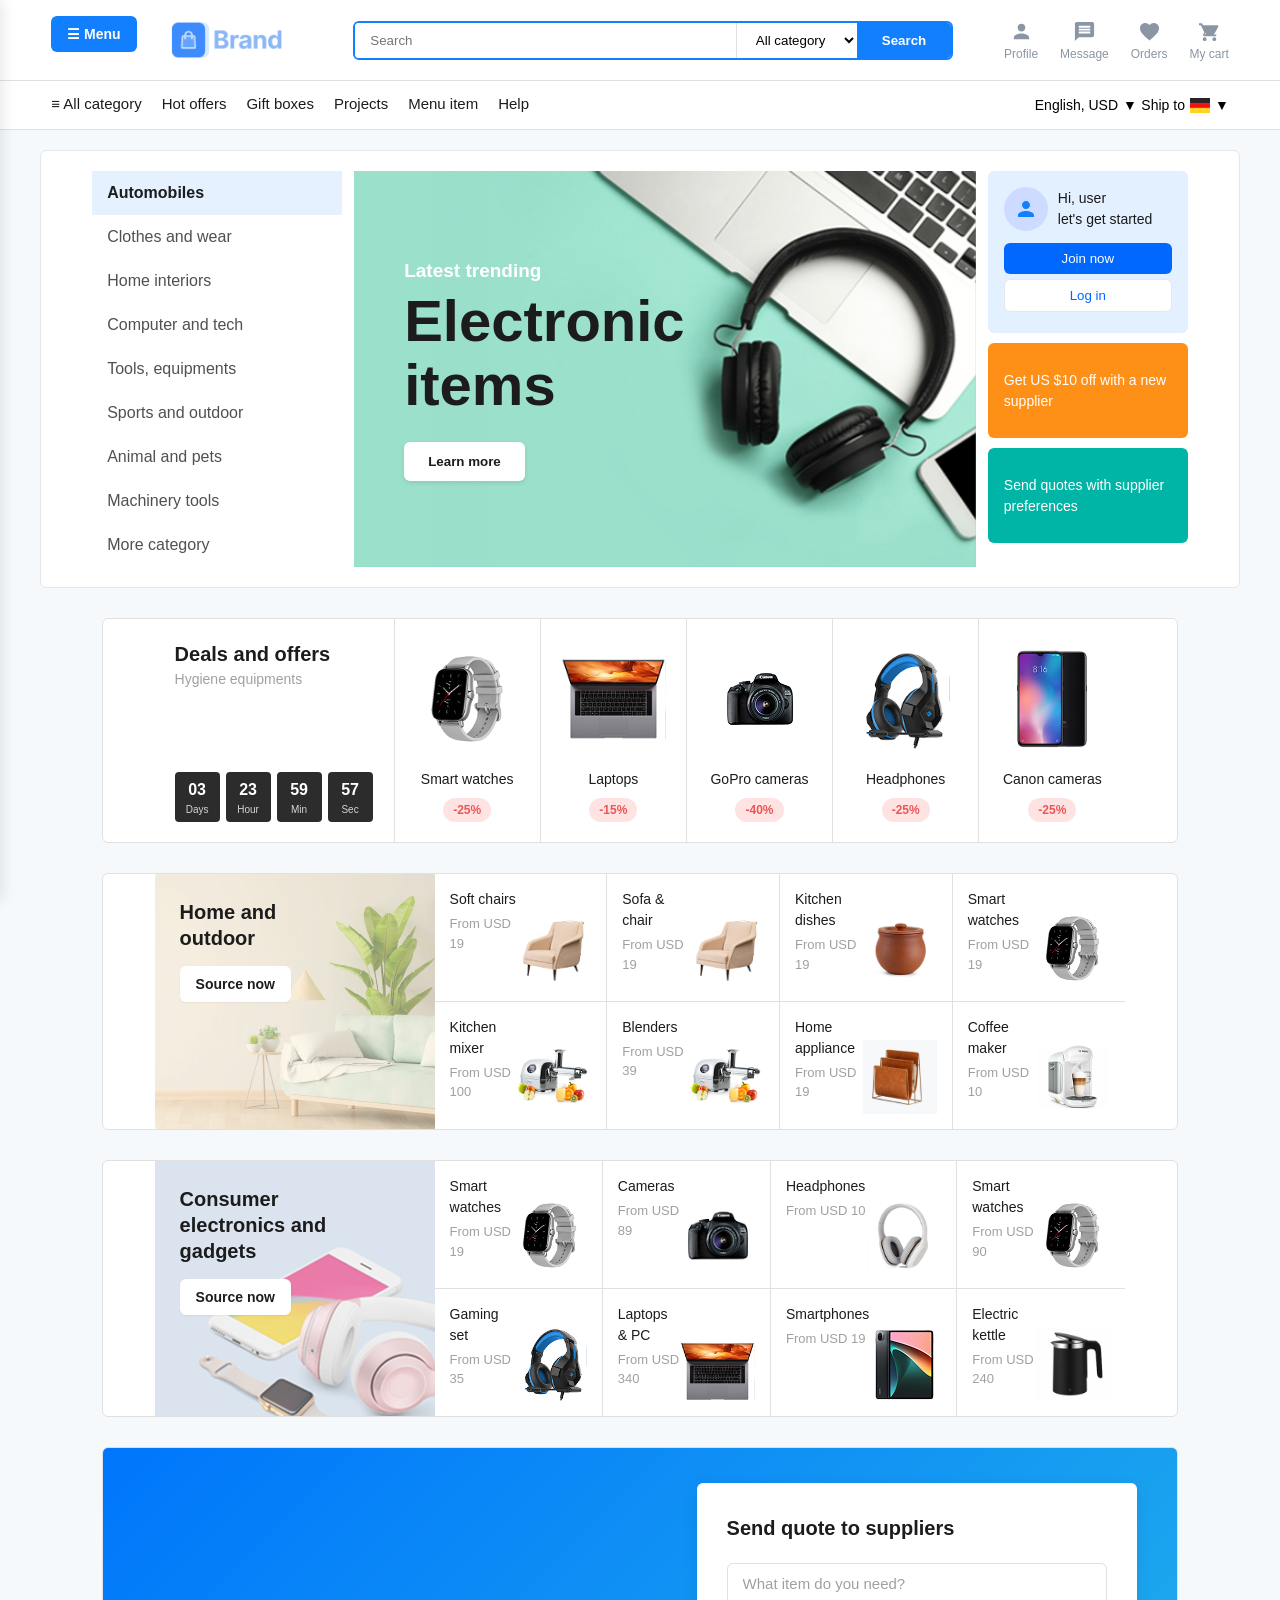
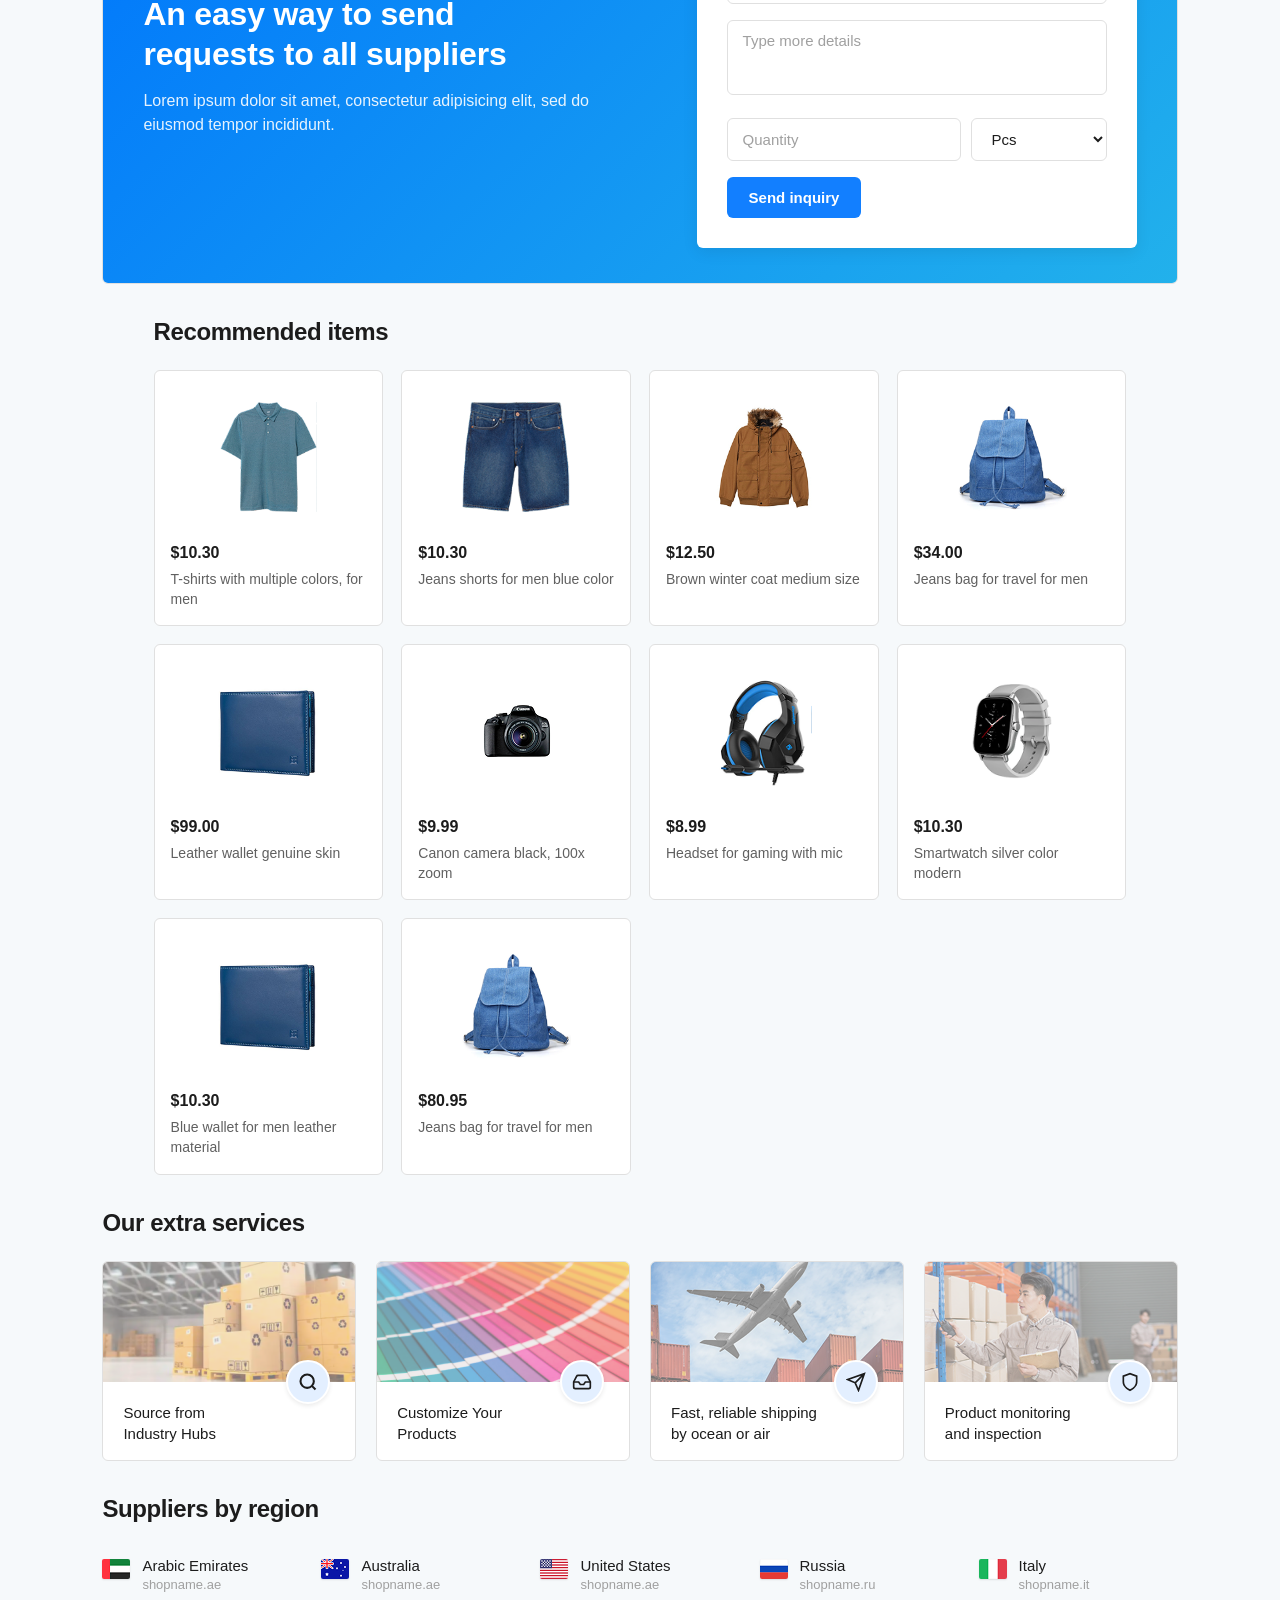
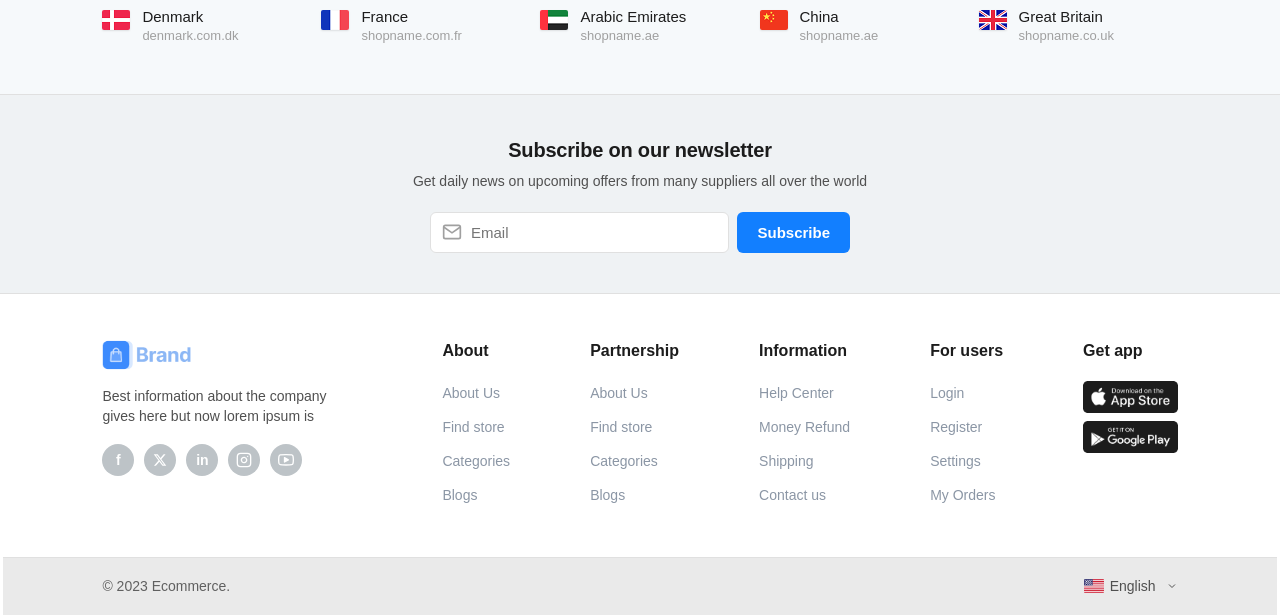
<file: index.html>
<!DOCTYPE html>
<html lang="en">
<head>
    <meta charset="UTF-8">
    <meta name="viewport" content="width=device-width, initial-scale=1.0">
    <title>Home - ECommerce Store</title>
    <link rel="stylesheet" href="css/style.css">
</head>
<body>
<aside class="sidebar">
    <div class="sidebar-top-accent"></div>
    <div class="sidebar-header">
        <button class="sidebar-close-btn" onclick="toggleSidebar()">&times;</button>
        <div class="sidebar-user-profile">
            <div class="sidebar-avatar">
                <svg viewBox="0 0 24 24" fill="#b0b8c1" width="32" height="32"><path d="M12 12c2.21 0 4-1.79 4-4s-1.79-4-4-4-4 1.79-4 4 1.79 4 4 4zm0 2c-2.67 0-8 1.34-8 4v2h16v-2c0-2.66-5.33-4-8-4z"/></svg>
            </div>
            <div class="sidebar-auth-links">
                <a href="#">Sign in</a> <span class="divider-text">|</span> <a href="#">Register</a>
            </div>
        </div>
    </div>
    <nav class="sidebar-menu">
        <ul class="sidebar-menu-group">
            <li><a href="#" class="sidebar-menu-link"><svg class="sidebar-menu-icon" viewBox="0 0 24 24" fill="none" stroke="currentColor" stroke-width="2" width="20" height="20"><path d="M3 9l9-7 9 7v11a2 2 0 0 1-2 2H5a2 2 0 0 1-2-2z"></path><polyline points="9 22 9 12 15 12 15 22"></polyline></svg><span>Home</span></a></li>
            <li><a href="#" class="sidebar-menu-link"><svg class="sidebar-menu-icon" viewBox="0 0 24 24" fill="none" stroke="currentColor" stroke-width="2" width="20" height="20"><line x1="8" y1="6" x2="21" y2="6"></line><line x1="8" y1="12" x2="21" y2="12"></line><line x1="8" y1="18" x2="21" y2="18"></line><line x1="3" y1="6" x2="3.01" y2="6"></line><line x1="3" y1="12" x2="3.01" y2="12"></line><line x1="3" y1="18" x2="3.01" y2="18"></line></svg><span>Categories</span></a></li>
            <li><a href="#" class="sidebar-menu-link"><svg class="sidebar-menu-icon" viewBox="0 0 24 24" fill="none" stroke="currentColor" stroke-width="2" width="20" height="20"><path d="M20.84 4.61a5.5 5.5 0 0 0-7.78 0L12 5.67l-1.06-1.06a5.5 5.5 0 0 0-7.78 7.78l1.06 1.06L12 21.23l7.78-7.78 1.06-1.06a5.5 5.5 0 0 0 0-7.78z"></path></svg><span>Favorites</span></a></li>
            <li><a href="#" class="sidebar-menu-link"><svg class="sidebar-menu-icon" viewBox="0 0 24 24" fill="none" stroke="currentColor" stroke-width="2" width="20" height="20"><circle cx="9" cy="21" r="1"></circle><circle cx="20" cy="21" r="1"></circle><path d="M1 1h4l2.68 13.39a2 2 0 0 0 2 1.61h9.72a2 2 0 0 0 2-1.61L23 6H6"></path></svg><span>My orders</span></a></li>
        </ul>
        <div class="sidebar-divider"></div>
        <ul class="sidebar-menu-group">
            <li><a href="#" class="sidebar-menu-link"><svg class="sidebar-menu-icon" viewBox="0 0 24 24" fill="none" stroke="currentColor" stroke-width="2" width="20" height="20"><circle cx="12" cy="12" r="10"></circle><path d="M12 6v6l4 2"></path></svg><span>English | USD</span></a></li>
            <li><a href="#" class="sidebar-menu-link"><svg class="sidebar-menu-icon" viewBox="0 0 24 24" fill="none" stroke="currentColor" stroke-width="2" width="20" height="20"><path d="M21 15a2 2 0 0 1-2 2H7l-4 4V5a2 2 0 0 1 2-2h14a2 2 0 0 1 2 2z"></path></svg><span>Contact us</span></a></li>
            <li><a href="#" class="sidebar-menu-link"><svg class="sidebar-menu-icon" viewBox="0 0 24 24" fill="none" stroke="currentColor" stroke-width="2" width="20" height="20"><rect x="3" y="3" width="18" height="18" rx="2" ry="2"></rect><line x1="9" y1="9" x2="15" y2="9"></line><line x1="9" y1="15" x2="15" y2="15"></line></svg><span>About</span></a></li>
        </ul>
        <div class="sidebar-divider"></div>
        <ul class="sidebar-menu-group sidebar-legal-group">
            <li><a href="#" class="sidebar-legal-link">User agreement</a></li>
            <li><a href="#" class="sidebar-legal-link">Partnership</a></li>
            <li><a href="#" class="sidebar-legal-link">Privacy policy</a></li>
        </ul>
    </nav>
    <div class="sidebar-bottom-accent"></div>
</aside>
<div class="sidebar-overlay" onclick="toggleSidebar()"></div>
    <header class="main-header">
        <div class="header-top">
            <button class="menu-trigger" onclick="toggleSidebar()">☰ Menu</button>
            <div class="logo">
                <img src="assets/images/logo-colored.png" alt="Company Brand Logo">
            </div>
            <div class="search-wrapper">
                <input type="text" class="search-input" placeholder="Search">
                <select class="category-dropdown">
                    <option>All category</option>
                </select>
                <button class="search-btn">Search</button>
            </div>
            <nav class="nav-icons">
    <a href="#" class="icon-link">
        <svg width="20" height="20" viewBox="0 0 24 24" fill="currentColor" class="nav-svg-icon">
            <path d="M12 12c2.21 0 4-1.79 4-4s-1.79-4-4-4-4 1.79-4 4 1.79 4 4 4zm0 2c-2.67 0-8 1.34-8 4v2h16v-2c0-2.66-5.33-4-8-4z"/>
        </svg>
        <span>Profile</span>
    </a>
    <a href="#" class="icon-link">
        <svg width="20" height="20" viewBox="0 0 24 24" fill="currentColor" class="nav-svg-icon">
            <path d="M20 2H4c-1.1 0-1.99.9-1.99 2L2 22l4-4h14c1.1 0 2-.9 2-2V4c0-1.1-.9-2-2-2zm-2 12H6v-2h12v2zm0-3H6V9h12v2zm0-3H6V6h12v2z"/>
        </svg>
        <span>Message</span>
    </a>
    <a href="#" class="icon-link">
        <svg width="20" height="20" viewBox="0 0 24 24" fill="currentColor" class="nav-svg-icon">
            <path d="M12 21.35l-1.45-1.32C5.4 15.36 2 12.28 2 8.5 2 5.42 4.42 3 7.5 3c1.74 0 3.41.81 4.5 2.09C13.09 3.81 14.76 3 16.5 3 19.58 3 22 5.42 22 8.5c0 3.78-3.4 6.86-8.55 11.54L12 21.35z"/>
        </svg>
        <span>Orders</span>
    </a>
    <a href="#" class="icon-link">
        <svg width="20" height="20" viewBox="0 0 24 24" fill="currentColor" class="nav-svg-icon">
            <path d="M7 18c-1.1 0-1.99.9-1.99 2S5.9 22 7 22s2-.9 2-2-.9-2-2-2zm10 0c-1.1 0-1.99.9-1.99 2s.89 2 1.99 2 2-.9 2-2-.9-2-2-2zm-8.9-3h7.45c.75 0 1.41-.41 1.75-1.03l3.86-7.01c.39-.71-.12-1.56-.93-1.56H5.21l-.94-2H1v2h2l3.6 7.59-1.35 2.44C4.52 15.37 5.48 17 7 17h12v-2H7l1.1-2z"/>
        </svg>
        <span>My cart</span>
    </a>
</nav>
        </div>

        <div class="header-nav-bar">
            <div class="nav-left-links">
                <a href="#" class="nav-menu-link active-nav"><span class="menu-icon">≡</span> All category</a>
                <a href="#" class="nav-menu-link">Hot offers</a>
                <a href="#" class="nav-menu-link">Gift boxes</a>
                <a href="#" class="nav-menu-link">Projects</a>
                <a href="#" class="nav-menu-link">Menu item</a>
                <a href="#" class="nav-menu-link">Help</a>
            </div>
            <div class="nav-right-settings">
    <div class="dropdown">
        <button class="dropbtn">English, USD <span class="arrow">▼</span></button>
        <div class="dropdown-content">
            <a href="#">French, EUR</a>
            <a href="#">Spanish, USD</a>
            <a href="#">Arabic Emirates, AE</a>
            <a href="#">Australia, AU</a>
            <a href="#">China, CN</a>
            <a href="#">Italy, IT</a>
            <a href="#">Denmark, DK</a>
            <a href="#">United States, US</a>
        </div>
    </div>

    <div class="dropdown">
        <button class="dropbtn">
            Ship to <img src="assets/images/DE@2x.png" alt="DE" class="nav-flag-icon"> <span class="arrow">▼</span>
        </button>
        <div class="dropdown-content">
            <a href="#"><img src="assets/images/US@2x.png" alt="US"> US</a><br>
            <a href="#"><img src="assets/images/RU@2x.png" alt="RU"> Russia</a><br>
            <a href="#"><img src="assets/images/AE@2x.png" alt="AE"> Arabian Emirates</a><br>
            <a href="#"><img src="assets/images/GB@2x.png" alt="GB"> Australia</a><br>
            <a href="#"><img src="assets/images/IT@2x.png" alt="IT"> Italy</a><br>
            <a href="#"><img src="assets/images/CN@2x.png" alt="CN"> China</a><br>
            <a href="#"><img src="assets/images/DK@2x.png" alt="DK"> Denmark</a><br>

        </div>
    </div>
        </div>
    </header>
        <section class="hero-container">

    <!-- Left Sidebar -->
    <aside class="sidebar-categories">
        <ul>
            <li class="active"><a href="#">Automobiles</a></li>
            <li><a href="#">Clothes and wear</a></li>
            <li><a href="#">Home interiors</a></li>
            <li><a href="#">Computer and tech</a></li>
            <li><a href="#">Tools, equipments</a></li>
            <li><a href="#">Sports and outdoor</a></li>
            <li><a href="#">Animal and pets</a></li>
            <li><a href="#">Machinery tools</a></li>
            <li><a href="#">More category</a></li>
        </ul>
    </aside>

    <!-- Center Banner -->
    <div class="hero-main-banner">
        <img src="assets/images/Banner-board-800x420-2.png" alt="Electronic Items" class="banner-bg-img">
        <div class="banner-text">
            <h3>Latest trending</h3>
            <h1>Electronic items</h1>
            <button class="banner-btn">Learn more</button>
        </div>
    </div>

    <!-- Right Side Panel -->
    <aside class="hero-right-panel">

        <div class="user-card welcome-card">
            <div class="user-info">
                <div class="avatar-placeholder">
                    <svg viewBox="0 0 24 24" fill="#127fff" width="24" height="24">
                        <path d="M12 12c2.21 0 4-1.79 4-4s-1.79-4-4-4-4 1.79-4 4 1.79 4 4 4zm0 2c-2.67 0-8 1.34-8 4v2h16v-2c0-2.66-5.33-4-8-4z"/>
                    </svg>
                </div>
                <p>Hi, user<br>let's get started</p>
            </div>

            <button class="btn-join">Join now</button>
            <button class="btn-login">Log in</button>
        </div>

        <div class="user-card promo-orange">
            <p>Get US $10 off with a new supplier</p>
        </div>

        <div class="user-card promo-teal">
            <p>Send quotes with supplier preferences</p>
        </div>

    </aside>

</section>
        <section class="deals-section">
            <div class="deals-countdown-box">
                <div class="countdown-info">
                    <h2>Deals and offers</h2>
                    <p>Hygiene equipments</p>
                </div>
                <div class="timer-container">
                    <div class="timer-block"><span class="time-num">04</span><span class="time-label">Days</span></div>
                    <div class="timer-block"><span class="time-num">13</span><span class="time-label">Hour</span></div>
                    <div class="timer-block"><span class="time-num">34</span><span class="time-label">Min</span></div>
                    <div class="timer-block"><span class="time-num">56</span><span class="time-label">Sec</span></div>
                </div>
            </div>

            <div class="deals-products-grid">
                <div class="deal-card">
                    <div class="deal-img-wrapper">
                        <img src="assets/images/8.png" alt="Smart watches">
                    </div>
                    <h4>Smart watches</h4>
                    <span class="discount-badge">-25%</span>
                </div>
                <div class="deal-card">
                    <div class="deal-img-wrapper">
                        <img src="assets/images/image 34.png" alt="Laptops">
                    </div>
                    <h4>Laptops</h4>
                    <span class="discount-badge">-15%</span>
                </div>
                <div class="deal-card">
                    <div class="deal-img-wrapper">
                        <img src="assets/images/6.png" alt="GoPro camera">
                    </div>
                    <h4>GoPro cameras</h4>
                    <span class="discount-badge">-40%</span>
                </div>
                <div class="deal-card">
                    <div class="deal-img-wrapper">
                        <img src="assets/images/image 29.png" alt="Headphones">
                    </div>
                    <h4>Headphones</h4>
                    <span class="discount-badge">-25%</span>
                </div>
                <div class="deal-card">
                    <div class="deal-img-wrapper">
                        <img src="assets/images/image 23.png" alt="Canon cameras">
                    </div>
                    <h4>Canon cameras</h4>
                    <span class="discount-badge">-25%</span>
                </div>
            </div>
        </section>
<section class="category-group-block">
            <div class="group-banner-cover" style="background-image: url('assets/images/Group\ 969.png ');">
                <div class="cover-content">
                    <h2>Home and<br>outdoor</h2>
                    <button class="source-now-btn">Source now</button>
                </div>
            </div>

            <div class="group-items-grid">
                <div class="grid-product-card">
                    <div class="card-info">
                        <h4>Soft chairs</h4>
                        <span class="price-hint">From USD 19</span>
                    </div>
                    <img src="assets/images/1.png" alt="Soft chairs">
                </div>
                <div class="grid-product-card">
                    <div class="card-info">
                        <h4>Sofa & chair</h4>
                        <span class="price-hint">From USD 19</span>
                    </div>
                    <img src="assets/images/1.png" alt="Sofa & chair">
                </div>
                <div class="grid-product-card">
                    <div class="card-info">
                        <h4>Kitchen dishes</h4>
                        <span class="price-hint">From USD 19</span>
                    </div>
                    <img src="assets/images/3.png" alt="Kitchen dishes">
                </div>
                <div class="grid-product-card">
                    <div class="card-info">
                        <h4>Smart watches</h4>
                        <span class="price-hint">From USD 19</span>
                    </div>
                    <img src="assets/images/8.png" alt="Smart watches">
                </div>
                <div class="grid-product-card">
                    <div class="card-info">
                        <h4>Kitchen mixer</h4>
                        <span class="price-hint">From USD 100</span>
                    </div>
                    <img src="assets/images/9.png" alt="Kitchen mixer">
                </div>
                <div class="grid-product-card">
                    <div class="card-info">
                        <h4>Blenders</h4>
                        <span class="price-hint">From USD 39</span>
                    </div>
                    <img src="assets/images/9.png" alt="Blenders">
                </div>
                <div class="grid-product-card">
                    <div class="card-info">
                        <h4>Home appliance</h4>
                        <span class="price-hint">From USD 19</span>
                    </div>
                    <img src="assets/images/7.png" alt="Home appliance">
                </div>
                <div class="grid-product-card">
                    <div class="card-info">
                        <h4>Coffee maker</h4>
                        <span class="price-hint">From USD 10</span>
                    </div>
                    <img src="assets/images/8.1.png" alt="Coffee maker">
                </div>
            </div>
        </section>
        <section class="category-group-block">
            <div class="group-banner-cover electronics-banner"style="background-image: url('assets/images/image\ 98.png ');">
                <div class="cover-content">
                    <h2>Consumer<br>electronics and<br>gadgets</h2>
                    <button class="source-now-btn">Source now</button>
                </div>
            </div>

            <div class="group-items-grid">
                <div class="grid-product-card">
                    <div class="card-info">
                        <h4>Smart watches</h4>
                        <span class="price-hint">From USD 19</span>
                    </div>
                    <img src="assets/images/8.png" alt="Smart watches">
                </div>
                <div class="grid-product-card">
                    <div class="card-info">
                        <h4>Cameras</h4>
                        <span class="price-hint">From USD 89</span>
                    </div>
                    <img src="assets/images/6.png" alt="Cameras">
                </div>
                <div class="grid-product-card">
                    <div class="card-info">
                        <h4>Headphones</h4>
                        <span class="price-hint">From USD 10</span>
                    </div>
                    <img src="assets/images/image 86.png" alt="Headphones">
                </div>
                <div class="grid-product-card">
                    <div class="card-info">
                        <h4>Smart watches</h4>
                        <span class="price-hint">From USD 90</span>
                    </div>
                    <img src="assets/images/8.png" alt="Smart watches">
                </div>
                <div class="grid-product-card">
                    <div class="card-info">
                        <h4>Gaming set</h4>
                        <span class="price-hint">From USD 35</span>
                    </div>
                    <img src="assets/images/image 29.png" alt="Gaming set">
                </div>
                <div class="grid-product-card">
                    <div class="card-info">
                        <h4>Laptops & PC</h4>
                        <span class="price-hint">From USD 340</span>
                    </div>
                    <img src="assets/images/image 34.png" alt="Laptops & PC">
                </div>
                <div class="grid-product-card">
                    <div class="card-info">
                        <h4>Smartphones</h4>
                        <span class="price-hint">From USD 19</span>
                    </div>
                    <img src="assets/images/image 32.png" alt="Smartphones">
                </div>
                <div class="grid-product-card">
                    <div class="card-info">
                        <h4>Electric kettle</h4>
                        <span class="price-hint">From USD 240</span>
                    </div>
                    <img src="assets/images/image 85.png" alt="Electric kettle">
                </div>
            </div>
        </section>
        <section class="supplier-inquiry-section">
            <div class="inquiry-overlay-gradient">
                
                <div class="inquiry-text-pane">
                    <h2>An easy way to send<br>requests to all suppliers</h2>
                    <p>Lorem ipsum dolor sit amet, consectetur adipisicing elit, sed do eiusmod tempor incididunt.</p>
                </div>

                <div class="inquiry-form-card">
                    <h3>Send quote to suppliers</h3>
                    <form action="#" method="POST" class="inquiry-form-element">
                        
                        <div class="form-group-row">
                            <input type="text" class="form-text-input" placeholder="What item do you need?" required>
                        </div>

                        <div class="form-group-row">
                            <textarea class="form-textarea-input" placeholder="Type more details" rows="3"></textarea>
                        </div>

                        <div class="form-inline-fields">
                            <input type="number" class="form-text-input metric-qty" placeholder="Quantity" min="1">
                            <div class="select-dropdown-wrapper">
                                <select class="form-select-dropdown">
                                    <option value="pcs">Pcs</option>
                                    <option value="liters">Liters</option>
                                    <option value="kg">Kg</option>
                                </select>
                            </div>
                        </div>

                        <button type="submit" class="send-inquiry-btn">Send inquiry</button>
                    </form>
                </div>

            </div>
        </section>
        <section class="recommended-items-section">
            <h3 class="section-main-title">Recommended items</h3>
            
            <div class="recommend-products-container">
                <div class="recommend-item-card">
                    <div class="recommend-img-box">
                        <img src="assets/images/Bitmap.png" alt="T-shirts">
                    </div>
                    <span class="recommend-price">$10.30</span>
                    <p class="recommend-desc">T-shirts with multiple colors, for men</p>
                </div>

                <div class="recommend-item-card">
                    <div class="recommend-img-box">
                        <img src="assets/images/Bitmap (2).png" alt="Jeans shorts">
                    </div>
                    <span class="recommend-price">$10.30</span>
                    <p class="recommend-desc">Jeans shorts for men blue color</p>
                </div>

                <div class="recommend-item-card">
                    <div class="recommend-img-box">
                        <img src="assets/images/2 1.png" alt="Winter coat">
                    </div>
                    <span class="recommend-price">$12.50</span>
                    <p class="recommend-desc">Brown winter coat medium size</p>
                </div>

                <div class="recommend-item-card">
                    <div class="recommend-img-box">
                        <img src="assets/images/image 26.png" alt="Jeans bag">
                    </div>
                    <span class="recommend-price">$34.00</span>
                    <p class="recommend-desc">Jeans bag for travel for men</p>
                </div>

                <div class="recommend-item-card">
                    <div class="recommend-img-box">
                        <img src="assets/images/image 24.png" alt="Leather wallet">
                    </div>
                    <span class="recommend-price">$99.00</span>
                    <p class="recommend-desc">Leather wallet genuine skin</p>
                </div>

                <div class="recommend-item-card">
                    <div class="recommend-img-box">
                        <img src="assets/images/6.png" alt="Canon camera">
                    </div>
                    <span class="recommend-price">$9.99</span>
                    <p class="recommend-desc">Canon camera black, 100x zoom</p>
                </div>

                <div class="recommend-item-card">
                    <div class="recommend-img-box">
                        <img src="assets/images/image 29.png" alt="Headset">
                    </div>
                    <span class="recommend-price">$8.99</span>
                    <p class="recommend-desc">Headset for gaming with mic</p>
                </div>

                <div class="recommend-item-card">
                    <div class="recommend-img-box">
                        <img src="assets/images/8.png" alt="Smartwatch">
                    </div>
                    <span class="recommend-price">$10.30</span>
                    <p class="recommend-desc">Smartwatch silver color modern</p>
                </div>

                <div class="recommend-item-card">
                    <div class="recommend-img-box">
                        <img src="assets/images/image 24.png" alt="Blue wallet">
                    </div>
                    <span class="recommend-price">$10.30</span>
                    <p class="recommend-desc">Blue wallet for men leather material</p>
                </div>

                <div class="recommend-item-card">
                    <div class="recommend-img-box">
                        <img src="assets/images/image 26.png" alt="Jeans bag">
                    </div>
                    <span class="recommend-price">$80.95</span>
                    <p class="recommend-desc">Jeans bag for travel for men</p>
                </div>
            </div>
        </section>
        <section class="extra-services-section">
            <h3 class="section-main-title">Our extra services</h3>
            
            <div class="services-grid-container">
                <div class="service-item-card">
                    <div class="service-image-cover" style="background-image: url('assets/images/Mask\ group.png');">
                        <div class="service-icon-badge">
                            <svg width="20" height="20" viewBox="0 0 24 24" fill="none" stroke="#1c1c1c" stroke-width="2.5"><circle cx="11" cy="11" r="8"></circle><line x1="21" y1="21" x2="16.65" y2="16.65"></line></svg>
                        </div>
                    </div>
                    <div class="service-body-text">
                        <p>Source from<br>Industry Hubs</p>
                    </div>
                </div>

                <div class="service-item-card">
                    <div class="service-image-cover" style="background-image: url('assets/images/Mask\ group\ \(1\).png');">
                        <div class="service-icon-badge">
                            <svg width="20" height="20" viewBox="0 0 24 24" fill="none" stroke="#1c1c1c" stroke-width="2"><polyline points="22 12 16 12 14 15 10 15 8 12 2 12"></polyline><path d="M5.45 5.11L2 12v6a2 2 0 0 0 2 2h16a2 2 0 0 0 2-2v-6l-3.45-6.89A2 2 0 0 0 16.76 4H7.24a2 2 0 0 0-1.79 1.11z"></path></svg>
                        </div>
                    </div>
                    <div class="service-body-text">
                        <p>Customize Your<br>Products</p>
                    </div>
                </div>

                <div class="service-item-card">
                    <div class="service-image-cover" style="background-image: url('assets/images/image\ 106.png');">
                        <div class="service-icon-badge">
                            <svg width="20" height="20" viewBox="0 0 24 24" fill="none" stroke="#1c1c1c" stroke-width="2"><path d="M22 2L11 13M22 2l-7 20-4-9-9-4 20-7z"></path></svg>
                        </div>
                    </div>
                    <div class="service-body-text">
                        <p>Fast, reliable shipping<br>by ocean or air</p>
                    </div>
                </div>

                <div class="service-item-card">
                    <div class="service-image-cover" style="background-image: url('assets/images/image\ 107.png');">
                        <div class="service-icon-badge">
                            <svg width="20" height="20" viewBox="0 0 24 24" fill="none" stroke="#1c1c1c" stroke-width="2"><path d="M12 22s8-4 8-10V5l-8-3-8 3v7c0 6 8 10 8 10z"></path></svg>
                        </div>
                    </div>
                    <div class="service-body-text">
                        <p>Product monitoring<br>and inspection</p>
                    </div>
                </div>
            </div>
        </section>
        <section class="suppliers-region-section">
            <h3 class="section-main-title">Suppliers by region</h3>
            
            <div class="region-grid-container">
                <div class="region-item">
                    <img src="assets/images/AE@2x.png" alt="Arabic Emirates" class="flag-icon">
                    <div class="region-info">
                        <span class="country-name">Arabic Emirates</span>
                        <span class="domain-name">shopname.ae</span>
                    </div>
                </div>

                <div class="region-item">
                    <img src="assets/images/icon.png" alt="Australia" class="flag-icon">
                    <div class="region-info">
                        <span class="country-name">Australia</span>
                        <span class="domain-name">shopname.ae</span>
                    </div>
                </div>

                <div class="region-item">
                    <img src="assets/images/US@2x.png" alt="United States" class="flag-icon">
                    <div class="region-info">
                        <span class="country-name">United States</span>
                        <span class="domain-name">shopname.ae</span>
                    </div>
                </div>

                <div class="region-item">
                    <img src="assets/images/RU@2x.png" alt="Russia" class="flag-icon">
                    <div class="region-info">
                        <span class="country-name">Russia</span>
                        <span class="domain-name">shopname.ru</span>
                    </div>
                </div>

                <div class="region-item">
                    <img src="assets/images/IT@2x.png" alt="Italy" class="flag-icon">
                    <div class="region-info">
                        <span class="country-name">Italy</span>
                        <span class="domain-name">shopname.it</span>
                    </div>
                </div>

                <div class="region-item">
                    <img src="assets/images/DK@2x.png" alt="Denmark" class="flag-icon">
                    <div class="region-info">
                        <span class="country-name">Denmark</span>
                        <span class="domain-name">denmark.com.dk</span>
                    </div>
                </div>

                <div class="region-item">
                    <img src="assets/images/FR@2x.png" alt="France" class="flag-icon">
                    <div class="region-info">
                        <span class="country-name">France</span>
                        <span class="domain-name">shopname.com.fr</span>
                    </div>
                </div>

                <div class="region-item">
                    <img src="assets/images/AE@2x.png" alt="Arabic Emirates" class="flag-icon">
                    <div class="region-info">
                        <span class="country-name">Arabic Emirates</span>
                        <span class="domain-name">shopname.ae</span>
                    </div>
                </div>

                <div class="region-item">
                    <img src="assets/images/CN@2x.png" alt="China" class="flag-icon">
                    <div class="region-info">
                        <span class="country-name">China</span>
                        <span class="domain-name">shopname.ae</span>
                    </div>
                </div>

                <div class="region-item">
                    <img src="assets/images/GB@2x.png" alt="Great Britain" class="flag-icon">
                    <div class="region-info">
                        <span class="country-name">Great Britain</span>
                        <span class="domain-name">shopname.co.uk</span>
                    </div>
                </div>
            </div>
        </section>
        <section class="newsletter-subscribe-bar">
            <div class="newsletter-content">
                <h3>Subscribe on our newsletter</h3>
                <p>Get daily news on upcoming offers from many suppliers all over the world</p>
                
                <form action="#" method="POST" class="subscribe-form-box">
                    <div class="input-icon-wrapper">
                        <svg width="20" height="20" viewBox="0 0 24 24" fill="none" stroke="#a0a0a0" stroke-width="2"><path d="M4 4h16c1.1 0 2 .9 2 2v12c0 1.1-.9 2-2 2H4c-1.1 0-2-.9-2-2V6c0-1.1.9-2 2-2z"></path><polyline points="22,6 12,13 2,6"></polyline></svg>
                        <input type="email" class="subscribe-email-field" placeholder="Email" required>
                    </div>
                    <button type="submit" class="subscribe-action-btn">Subscribe</button>
                </form>
            </div>
        </section>

    </main>

    <footer class="main-footer">
        <div class="footer-top-container">
            
            <div class="footer-brand-col">
                <div class="footer-logo">
                    <img src="assets/images/logo-colored.png" alt="Brand Logo" onerror="this.style.display='none'">
                </div>
                <p class="brand-info-summary">Best information about the company gives here but now lorem ipsum is</p>
                <div class="social-links-row">
    <a href="#" class="social-icon" aria-label="Facebook"><span>f</span></a>
    
    <a href="#" class="social-icon" aria-label="Twitter">
        <svg width="14" height="14" viewBox="0 0 24 24" fill="#ffffff">
            <path d="M18.244 2.25h3.308l-7.227 8.26 8.502 11.24H16.17l-5.214-6.817L4.99 21.75H1.68l7.73-8.835L1.254 2.25H8.08l4.713 6.231zm-1.161 17.52h1.833L7.084 4.126H5.117z"/>
        </svg>
    </a>
    
    <a href="#" class="social-icon" aria-label="LinkedIn"><span>in</span></a>
    
    <a href="#" class="social-icon" aria-label="Instagram">
        <svg width="16" height="16" viewBox="0 0 24 24" fill="none" stroke="#ffffff" stroke-width="2" stroke-linecap="round" stroke-linejoin="round">
            <rect x="2" y="2" width="20" height="20" rx="5" ry="5"></rect>
            <path d="M16 11.37A4 4 0 1 1 12.63 8 4 4 0 0 1 16 11.37z"></path>
            <line x1="17.5" y1="6.5" x2="17.51" y2="6.5"></line>
        </svg>
    </a>
    
    <a href="#" class="social-icon" aria-label="YouTube">
        <svg width="16" height="16" viewBox="0 0 24 24" fill="none" stroke="#ffffff" stroke-width="2" stroke-linecap="round" stroke-linejoin="round">
            <path d="M22.54 6.42a2.78 2.78 0 0 0-1.94-2C18.88 4 12 4 12 4s-6.88 0-8.6.46a2.78 2.78 0 0 0-1.94 2A29 29 0 0 0 1 11.75a29 29 0 0 0 .46 5.33A2.78 2.78 0 0 0 3.4 19c1.72.46 8.6.46 8.6.46s6.88 0 8.6-.46a2.78 2.78 0 0 0 1.94-2 29 29 0 0 0 .46-5.25 29 29 0 0 0-.46-5.33z"></path>
            <polygon points="9.75 15.02 15.5 11.75 9.75 8.48 9.75 15.02" fill="#ffffff"></polygon>
        </svg>
    </a>
</div>
            </div>

            <div class="footer-links-col">
                <h4>About</h4>
                <ul>
                    <li><a href="#">About Us</a></li>
                    <li><a href="#">Find store</a></li>
                    <li><a href="#">Categories</a></li>
                    <li><a href="#">Blogs</a></li>
                </ul>
            </div>

            <div class="footer-links-col">
                <h4>Partnership</h4>
                <ul>
                    <li><a href="#">About Us</a></li>
                    <li><a href="#">Find store</a></li>
                    <li><a href="#">Categories</a></li>
                    <li><a href="#">Blogs</a></li>
                </ul>
            </div>

            <div class="footer-links-col">
                <h4>Information</h4>
                <ul>
                    <li><a href="#">Help Center</a></li>
                    <li><a href="#">Money Refund</a></li>
                    <li><a href="#">Shipping</a></li>
                    <li><a href="#">Contact us</a></li>
                </ul>
            </div>

            <div class="footer-links-col">
                <h4>For users</h4>
                <ul>
                    <li><a href="#">Login</a></li>
                    <li><a href="#">Register</a></li>
                    <li><a href="#">Settings</a></li>
                    <li><a href="#">My Orders</a></li>
                </ul>
            </div>

            <div class="footer-apps-col">
                <h4>Get app</h4>
                <div class="app-buttons-stack">
                    <a href="#" class="store-badge-link">
                        <img src="assets/images/market-button.png" alt="Download on the App Store" class="store-svg-img">
                    </a>
                    <a href="#" class="store-badge-link">
                        <img src="assets/images/Group.png" alt="Get it on Google Play" class="store-svg-img">
                    </a>
                
                </div>
            </div>

        </div>

        <div class="footer-bottom-bar">
    <p class="copyright-text">© 2023 Ecommerce.</p>
    
    <div class="dropdown footer-dropdown">
        <div class="footer-language-selector dropbtn">
            <img src="assets/images/US@2x.png" alt="US Flag" class="mini-lang-flag">
            <span>English</span>
            <svg width="12" height="12" viewBox="0 0 24 24" fill="none" stroke="#505050" stroke-width="2" style="margin-left:4px;"><polyline points="6 9 12 15 18 9"></polyline></svg>
        </div>
        
        <div class="dropdown-content">
            <a href="#"><img src="assets/images/US@2x.png" alt="US"> US</a>
            <a href="#"><img src="assets/images/RU@2x.png" alt="RU"> Russia</a>
            <a href="#"><img src="assets/images/AE@2x.png" alt="AE"> Arabian Emirates</a>
            <a href="#"><img src="assets/images/GB@2x.png" alt="GB"> Australia</a>
            <a href="#"><img src="assets/images/IT@2x.png" alt="IT"> Italy</a>
            <a href="#"><img src="assets/images/CN@2x.png" alt="CN"> China</a>
            <a href="#"><img src="assets/images/DK@2x.png" alt="DK"> Denmark</a>
        </div>
    </div>
</div>
        </div>
    </footer>
    </main>
    </footer>
<script src="js/main.js"></script>
</body>
</html>
</file>
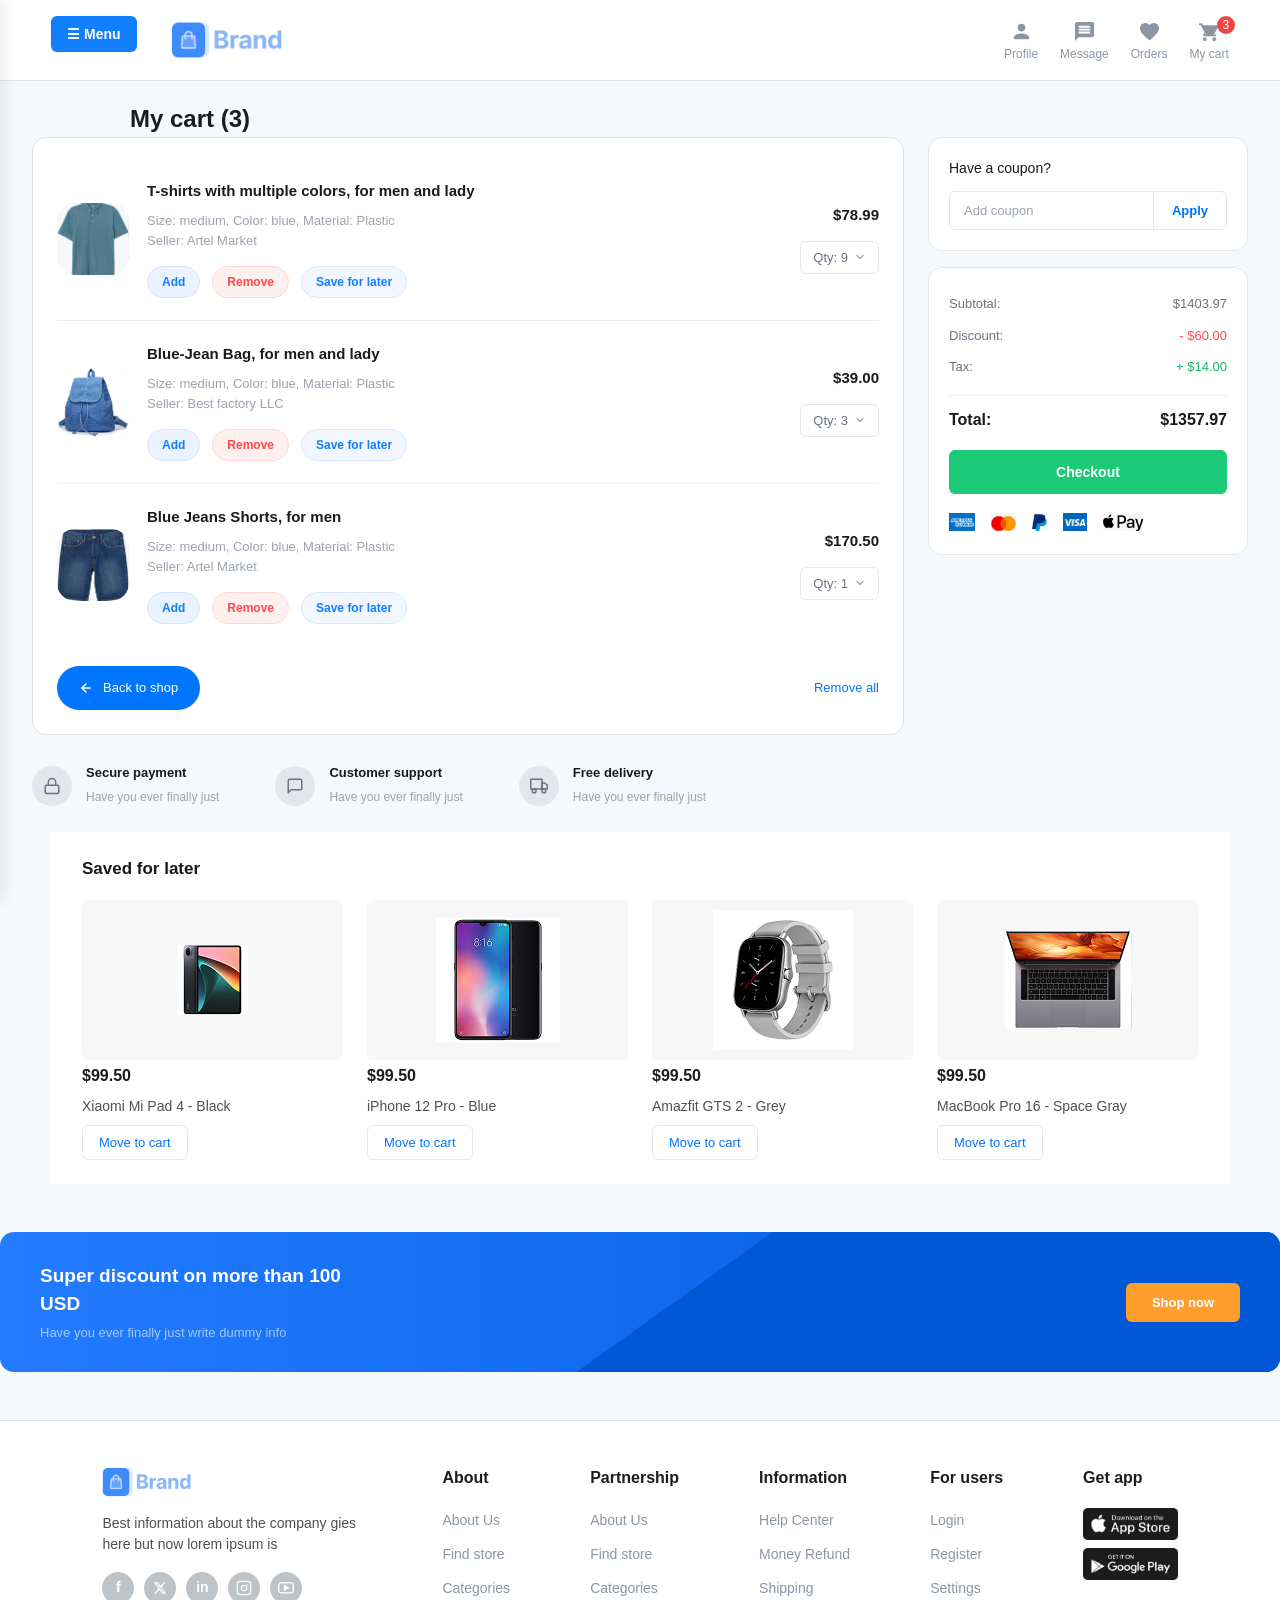
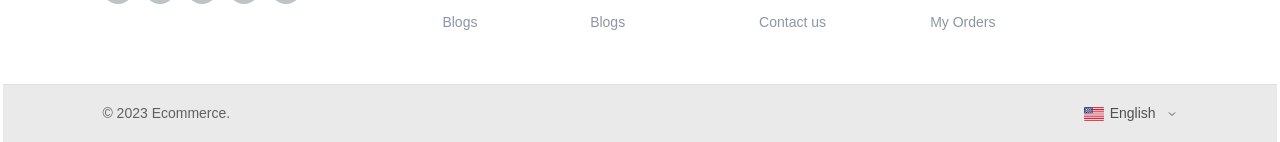
<file: cart.html>
<!DOCTYPE html>
<html lang="en">
<head>
    <meta charset="UTF-8">
    <meta name="viewport" content="width=device-width, initial-scale=1.0">
    <title>Cart page</title>
    <link rel="stylesheet" href="css/style.css">
</head>
<body>
<aside class="sidebar">
    <div class="sidebar-top-accent"></div>
    <div class="sidebar-header">
        <button class="sidebar-close-btn" onclick="toggleSidebar()">&times;</button>
        <div class="sidebar-user-profile">
            <div class="sidebar-avatar">
                <svg viewBox="0 0 24 24" fill="#b0b8c1" width="32" height="32"><path d="M12 12c2.21 0 4-1.79 4-4s-1.79-4-4-4-4 1.79-4 4 1.79 4 4 4zm0 2c-2.67 0-8 1.34-8 4v2h16v-2c0-2.66-5.33-4-8-4z"/></svg>
            </div>
            <div class="sidebar-auth-links">
                <a href="#">Sign in</a> <span class="divider-text">|</span> <a href="#">Register</a>
            </div>
        </div>
    </div>
    <nav class="sidebar-menu">
        <ul class="sidebar-menu-group">
            <li><a href="#" class="sidebar-menu-link"><svg class="sidebar-menu-icon" viewBox="0 0 24 24" fill="none" stroke="currentColor" stroke-width="2" width="20" height="20"><path d="M3 9l9-7 9 7v11a2 2 0 0 1-2 2H5a2 2 0 0 1-2-2z"></path><polyline points="9 22 9 12 15 12 15 22"></polyline></svg><span>Home</span></a></li>
            <li><a href="#" class="sidebar-menu-link"><svg class="sidebar-menu-icon" viewBox="0 0 24 24" fill="none" stroke="currentColor" stroke-width="2" width="20" height="20"><line x1="8" y1="6" x2="21" y2="6"></line><line x1="8" y1="12" x2="21" y2="12"></line><line x1="8" y1="18" x2="21" y2="18"></line><line x1="3" y1="6" x2="3.01" y2="6"></line><line x1="3" y1="12" x2="3.01" y2="12"></line><line x1="3" y1="18" x2="3.01" y2="18"></line></svg><span>Categories</span></a></li>
            <li><a href="#" class="sidebar-menu-link"><svg class="sidebar-menu-icon" viewBox="0 0 24 24" fill="none" stroke="currentColor" stroke-width="2" width="20" height="20"><path d="M20.84 4.61a5.5 5.5 0 0 0-7.78 0L12 5.67l-1.06-1.06a5.5 5.5 0 0 0-7.78 7.78l1.06 1.06L12 21.23l7.78-7.78 1.06-1.06a5.5 5.5 0 0 0 0-7.78z"></path></svg><span>Favorites</span></a></li>
            <li><a href="#" class="sidebar-menu-link"><svg class="sidebar-menu-icon" viewBox="0 0 24 24" fill="none" stroke="currentColor" stroke-width="2" width="20" height="20"><circle cx="9" cy="21" r="1"></circle><circle cx="20" cy="21" r="1"></circle><path d="M1 1h4l2.68 13.39a2 2 0 0 0 2 1.61h9.72a2 2 0 0 0 2-1.61L23 6H6"></path></svg><span>My orders</span></a></li>
        </ul>
        <div class="sidebar-divider"></div>
        <ul class="sidebar-menu-group">
            <li><a href="#" class="sidebar-menu-link"><svg class="sidebar-menu-icon" viewBox="0 0 24 24" fill="none" stroke="currentColor" stroke-width="2" width="20" height="20"><circle cx="12" cy="12" r="10"></circle><path d="M12 6v6l4 2"></path></svg><span>English | USD</span></a></li>
            <li><a href="#" class="sidebar-menu-link"><svg class="sidebar-menu-icon" viewBox="0 0 24 24" fill="none" stroke="currentColor" stroke-width="2" width="20" height="20"><path d="M21 15a2 2 0 0 1-2 2H7l-4 4V5a2 2 0 0 1 2-2h14a2 2 0 0 1 2 2z"></path></svg><span>Contact us</span></a></li>
            <li><a href="#" class="sidebar-menu-link"><svg class="sidebar-menu-icon" viewBox="0 0 24 24" fill="none" stroke="currentColor" stroke-width="2" width="20" height="20"><rect x="3" y="3" width="18" height="18" rx="2" ry="2"></rect><line x1="9" y1="9" x2="15" y2="9"></line><line x1="9" y1="15" x2="15" y2="15"></line></svg><span>About</span></a></li>
        </ul>
        <div class="sidebar-divider"></div>
        <ul class="sidebar-menu-group sidebar-legal-group">
            <li><a href="#" class="sidebar-legal-link">User agreement</a></li>
            <li><a href="#" class="sidebar-legal-link">Partnership</a></li>
            <li><a href="#" class="sidebar-legal-link">Privacy policy</a></li>
        </ul>
    </nav>
    <div class="sidebar-bottom-accent"></div>
</aside>
<div class="sidebar-overlay" onclick="toggleSidebar()"></div>
    <header class="main-header">
        <div class="header-top">
            <button class="menu-trigger" onclick="toggleSidebar()">☰ Menu</button>
            <div class="logo">
                <img src="assets/images/logo-colored.png" alt="Company Brand Logo">
            </div>
            <nav class="nav-icons">
    <a href="#" class="icon-link">
        <svg width="20" height="20" viewBox="0 0 24 24" fill="currentColor" class="nav-svg-icon">
            <path d="M12 12c2.21 0 4-1.79 4-4s-1.79-4-4-4-4 1.79-4 4 1.79 4 4 4zm0 2c-2.67 0-8 1.34-8 4v2h16v-2c0-2.66-5.33-4-8-4z"/>
        </svg>
        <span>Profile</span>
    </a>
    <a href="#" class="icon-link">
        <svg width="20" height="20" viewBox="0 0 24 24" fill="currentColor" class="nav-svg-icon">
            <path d="M20 2H4c-1.1 0-1.99.9-1.99 2L2 22l4-4h14c1.1 0 2-.9 2-2V4c0-1.1-.9-2-2-2zm-2 12H6v-2h12v2zm0-3H6V9h12v2zm0-3H6V6h12v2z"/>
        </svg>
        <span>Message</span>
    </a>
    <a href="#" class="icon-link">
        <svg width="20" height="20" viewBox="0 0 24 24" fill="currentColor" class="nav-svg-icon">
            <path d="M12 21.35l-1.45-1.32C5.4 15.36 2 12.28 2 8.5 2 5.42 4.42 3 7.5 3c1.74 0 3.41.81 4.5 2.09C13.09 3.81 14.76 3 16.5 3 19.58 3 22 5.42 22 8.5c0 3.78-3.4 6.86-8.55 11.54L12 21.35z"/>
        </svg>
        <span>Orders</span>
    </a>
    <a href="#" class="icon-link">
        <svg width="20" height="20" viewBox="0 0 24 24" fill="currentColor" class="nav-svg-icon">
            <path d="M7 18c-1.1 0-1.99.9-1.99 2S5.9 22 7 22s2-.9 2-2-.9-2-2-2zm10 0c-1.1 0-1.99.9-1.99 2s.89 2 1.99 2 2-.9 2-2-.9-2-2-2zm-8.9-3h7.45c.75 0 1.41-.41 1.75-1.03l3.86-7.01c.39-.71-.12-1.56-.93-1.56H5.21l-.94-2H1v2h2l3.6 7.59-1.35 2.44C4.52 15.37 5.48 17 7 17h12v-2H7l1.1-2z"/>
        </svg>
        <span>My cart</span>
    </a>
</nav>
        </div>
    </header>
<h2 class="cart-header">My cart (3)</h2>
    <main>
        <section class="cart-section">

            <!-- LEFT: cart items -->
            <div class="cart-items-card">

                <article class="cart-item">
                    <div class="item-thumb">
                        <img src="assets/images/Bitmap.png" alt="Teal T-shirt">
                    </div>
                    <div class="item-info">
                        <h3 class="item-title">T-shirts with multiple colors, for men and lady</h3>
                        <p class="item-meta">Size: medium, Color: blue, Material: Plastic<br>Seller: Artel Market</p>
                        <div class="item-actions">
                            <button type="button" class="btn-pill btn-add">Add</button>
                            <button type="button" class="btn-pill btn-remove">Remove</button>
                            <button type="button" class="btn-pill btn-save">Save for later</button>
                        </div>
                    </div>
                    <div class="item-price-col">
                        <span class="item-price">$78.99</span>
                        <button type="button" class="qty-select">
                            Qty: 9
                            <svg viewBox="0 0 24 24" fill="none" stroke="currentColor" stroke-width="2.5" stroke-linecap="round" stroke-linejoin="round">
                                <polyline points="6 9 12 15 18 9"></polyline>
                            </svg>
                        </button>
                    </div>
                </article>

                <article class="cart-item">
                    <div class="item-thumb">
                        <img src="assets/images/image 26.png" alt="Blue-bag">
                    </div>
                    <div class="item-info">
                        <h3 class="item-title">Blue-Jean Bag, for men and lady</h3>
                        <p class="item-meta">Size: medium, Color: blue, Material: Plastic<br>Seller: Best factory LLC</p>
                        <div class="item-actions">
                            <button type="button" class="btn-pill btn-add">Add</button>
                            <button type="button" class="btn-pill btn-remove">Remove</button>
                            <button type="button" class="btn-pill btn-save">Save for later</button>
                        </div>
                    </div>
                    <div class="item-price-col">
                        <span class="item-price">$39.00</span>
                        <button type="button" class="qty-select">
                            Qty: 3
                            <svg viewBox="0 0 24 24" fill="none" stroke="currentColor" stroke-width="2.5" stroke-linecap="round" stroke-linejoin="round">
                                <polyline points="6 9 12 15 18 9"></polyline>
                            </svg>
                        </button>
                    </div>
                </article>

                <article class="cart-item">
                    <div class="item-thumb">
                        <img src="assets/images/Bitmap (2).png" alt="Beige T-shirt">
                    </div>
                    <div class="item-info">
                        <h3 class="item-title">Blue Jeans Shorts, for men </h3>
                        <p class="item-meta">Size: medium, Color: blue, Material: Plastic<br>Seller: Artel Market</p>
                        <div class="item-actions">
                            <button type="button" class="btn-pill btn-add">Add</button>
                            <button type="button" class="btn-pill btn-remove">Remove</button>
                            <button type="button" class="btn-pill btn-save">Save for later</button>
                        </div>
                    </div>
                    <div class="item-price-col">
                        <span class="item-price">$170.50</span>
                        <button type="button" class="qty-select">
                            Qty: 1
                            <svg viewBox="0 0 24 24" fill="none" stroke="currentColor" stroke-width="2.5" stroke-linecap="round" stroke-linejoin="round">
                                <polyline points="6 9 12 15 18 9"></polyline>
                            </svg>
                        </button>
                    </div>
                </article>

                <div class="cart-card-footer">
                    <a href="#" class="btn-back">
                        <svg viewBox="0 0 24 24" fill="none" stroke="currentColor" stroke-width="2.5" stroke-linecap="round" stroke-linejoin="round">
                            <line x1="19" y1="12" x2="5" y2="12"></line>
                            <polyline points="12 19 5 12 12 5"></polyline>
                        </svg>
                        Back to shop
                    </a>
                    <a href="#" class="link-remove-all">Remove all</a>
                </div>
            </div>

            <!-- RIGHT: order summary -->
            <aside class="summary-col">
                <div class="coupon-card">
                    <h4>Have a coupon?</h4>
                    <div class="coupon-input-row">
                        <input type="text" placeholder="Add coupon">
                        <button type="button" class="btn-apply">Apply</button>
                    </div>
                </div>

                <div class="summary-card">
                    <div class="summary-row">
                        <span>Subtotal:</span>
                        <span>$1403.97</span>
                    </div>
                    <div class="summary-row">
                        <span>Discount:</span>
                        <span class="value-discount">- $60.00</span>
                    </div>
                    <div class="summary-row">
                        <span>Tax:</span>
                        <span class="value-tax">+ $14.00</span>
                    </div>
                    <hr class="summary-divider">
                    <div class="summary-total">
                        <span>Total:</span>
                        <span>$1357.97</span>
                    </div>
                    <button type="button" class="btn-checkout">Checkout</button>
                    <div class="payment-icons">
                        <img src="assets/images/AS.png" alt="American Express"><br>
                        <img src="assets/images/mastercard.png" alt="Mastercard"><br>
                        <img src="assets/images/paypal.png" alt="PayPal"><br>
                        <img src="assets/images/visa.png" alt="Visa"><br>
                        <img src="assets/images/applepay.png" alt="Apple Pay"><br>
                    </div>
                </div>
            </aside>

        </section>

        <!-- TRUST STRIP -->
        <section class="trust-strip">
            <div class="trust-item">
                <span class="trust-icon">
                    <svg viewBox="0 0 24 24" fill="none" stroke="currentColor" stroke-width="2" stroke-linecap="round" stroke-linejoin="round">
                        <rect x="3" y="11" width="18" height="11" rx="2"></rect>
                        <path d="M7 11V7a5 5 0 0 1 10 0v4"></path>
                    </svg>
                </span>
                <span class="trust-text">
                    <strong>Secure payment</strong>
                    <span>Have you ever finally just</span>
                </span>
            </div>
            <div class="trust-item">
                <span class="trust-icon">
                    <svg viewBox="0 0 24 24" fill="none" stroke="currentColor" stroke-width="2" stroke-linecap="round" stroke-linejoin="round">
                        <path d="M21 15a2 2 0 0 1-2 2H7l-4 4V5a2 2 0 0 1 2-2h14a2 2 0 0 1 2 2z"></path>
                    </svg>
                </span>
                <span class="trust-text">
                    <strong>Customer support</strong>
                    <span>Have you ever finally just</span>
                </span>
            </div>
            <div class="trust-item">
                <span class="trust-icon">
                    <svg viewBox="0 0 24 24" fill="none" stroke="currentColor" stroke-width="2" stroke-linecap="round" stroke-linejoin="round">
                        <rect x="1" y="3" width="15" height="13"></rect>
                        <polygon points="16 8 20 8 23 11 23 16 16 16 16 8"></polygon>
                        <circle cx="5.5" cy="18.5" r="2.5"></circle>
                        <circle cx="18.5" cy="18.5" r="2.5"></circle>
                    </svg>
                </span>
                <span class="trust-text">
                    <strong>Free delivery</strong>
                    <span>Have you ever finally just</span>
                </span>
            </div>
        </section>

        <section class="saved-section">
    <h3>Saved for later</h3>
    <div class="saved-grid">
        <div class="saved-card">
            <div class="saved-card-img"><img src="assets/images/image 32.png" alt="Tablet"></div>
            <p class="saved-price">$99.50</p>
            <p class="saved-name">Xiaomi Mi Pad 4 - Black</p>
            <button type="button" class="btn-move-cart">Move to cart</button>
        </div>
        <div class="saved-card">
            <div class="saved-card-img"><img src="assets/images/image 23.png" alt="Phone"></div>
            <p class="saved-price">$99.50</p>
            <p class="saved-name">iPhone 12 Pro - Blue</p>
            <button type="button" class="btn-move-cart">Move to cart</button>
        </div>
        <div class="saved-card">
            <div class="saved-card-img"><img src="assets/images/8.png" alt="Smart watch"></div>
            <p class="saved-price">$99.50</p>
            <p class="saved-name">Amazfit GTS 2 - Grey</p>
            <button type="button" class="btn-move-cart">Move to cart</button>
        </div>
        <div class="saved-card">
            <div class="saved-card-img"><img src="assets/images/image 34.png" alt="Laptop"></div>
            <p class="saved-price">$99.50</p>
            <p class="saved-name">MacBook Pro 16 - Space Gray</p>
            <button type="button" class="btn-move-cart">Move to cart</button>
        </div>
    </div>
</section>
<br><br>
        <!-- BLUE DISCOUNT BANNER -->
    <div class="discount-banner">
        <div class="banner-text">
            <h3>Super discount on more than 100 USD</h3>
            <p>Have you ever finally just write dummy info</p>
        </div>
        <button class="shop-now-btn">Shop now</button>
    </div>
</section>
<br> <br>
<footer class="main-footer">
        <div class="footer-top-container">
            
            <div class="footer-brand-col">
                <div class="footer-logo">
                    <img src="assets/images/logo-colored.png" alt="Brand Logo" onerror="this.style.display='none'"></div>
                <p class="brand-info-summary">Best information about the company gies here but now lorem ipsum is</p>
                <div class="social-links-row">
    <a href="#" class="social-icon" aria-label="Facebook"><span>f</span></a>
    
    <a href="#" class="social-icon" aria-label="Twitter">
        <svg width="14" height="14" viewBox="0 0 24 24" fill="#ffffff">
            <path d="M18.244 2.25h3.308l-7.227 8.26 8.502 11.24H16.17l-5.214-6.817L4.99 21.75H1.68l7.73-8.835L1.254 2.25H8.08l4.713 6.231zm-1.161 17.52h1.833L7.084 4.126H5.117z"/>
        </svg>
    </a>
    
    <a href="#" class="social-icon" aria-label="LinkedIn"><span>in</span></a>
    
    <a href="#" class="social-icon" aria-label="Instagram">
        <svg width="16" height="16" viewBox="0 0 24 24" fill="none" stroke="#ffffff" stroke-width="2" stroke-linecap="round" stroke-linejoin="round">
            <rect x="2" y="2" width="20" height="20" rx="5" ry="5"></rect>
            <path d="M16 11.37A4 4 0 1 1 12.63 8 4 4 0 0 1 16 11.37z"></path>
            <line x1="17.5" y1="6.5" x2="17.51" y2="6.5"></line>
        </svg>
    </a>
    
    <a href="#" class="social-icon" aria-label="YouTube">
        <svg width="16" height="16" viewBox="0 0 24 24" fill="none" stroke="#ffffff" stroke-width="2" stroke-linecap="round" stroke-linejoin="round">
            <path d="M22.54 6.42a2.78 2.78 0 0 0-1.94-2C18.88 4 12 4 12 4s-6.88 0-8.6.46a2.78 2.78 0 0 0-1.94 2A29 29 0 0 0 1 11.75a29 29 0 0 0 .46 5.33A2.78 2.78 0 0 0 3.4 19c1.72.46 8.6.46 8.6.46s6.88 0 8.6-.46a2.78 2.78 0 0 0 1.94-2 29 29 0 0 0 .46-5.25 29 29 0 0 0-.46-5.33z"></path>
            <polygon points="9.75 15.02 15.5 11.75 9.75 8.48 9.75 15.02" fill="#ffffff"></polygon>
        </svg>
    </a>
</div>
            </div>

            <div class="footer-links-col">
                <h4>About</h4>
                <ul>
                    <li><a href="#">About Us</a></li>
                    <li><a href="#">Find store</a></li>
                    <li><a href="#">Categories</a></li>
                    <li><a href="#">Blogs</a></li>
                </ul>
            </div>

            <div class="footer-links-col">
                <h4>Partnership</h4>
                <ul>
                    <li><a href="#">About Us</a></li>
                    <li><a href="#">Find store</a></li>
                    <li><a href="#">Categories</a></li>
                    <li><a href="#">Blogs</a></li>
                </ul>
            </div>

            <div class="footer-links-col">
                <h4>Information</h4>
                <ul>
                    <li><a href="#">Help Center</a></li>
                    <li><a href="#">Money Refund</a></li>
                    <li><a href="#">Shipping</a></li>
                    <li><a href="#">Contact us</a></li>
                </ul>
            </div>

            <div class="footer-links-col">
                <h4>For users</h4>
                <ul>
                    <li><a href="#">Login</a></li>
                    <li><a href="#">Register</a></li>
                    <li><a href="#">Settings</a></li>
                    <li><a href="#">My Orders</a></li>
                </ul>
            </div>

            <div class="footer-apps-col">
                <h4>Get app</h4>
                <div class="app-buttons-stack">
                    <a href="#" class="store-badge-link">
                        <img src="assets/images/market-button.png" alt="Download on the App Store" class="store-svg-img">
                    </a>
                    <a href="#" class="store-badge-link">
                        <img src="assets/images/Group.png" alt="Get it on Google Play" class="store-svg-img">
                    </a>
                
                </div>
            </div>

        </div>

        <div class="footer-bottom-bar">
    <p class="copyright-text">© 2023 Ecommerce.</p>
    
    <div class="dropdown footer-dropdown">
        <div class="footer-language-selector dropbtn">
            <img src="assets/images/US@2x.png" alt="US Flag" class="mini-lang-flag">
            <span>English</span>
            <svg width="12" height="12" viewBox="0 0 24 24" fill="none" stroke="#505050" stroke-width="2" style="margin-left:4px;"><polyline points="6 9 12 15 18 9"></polyline></svg>
        </div>
        
        <div class="dropdown-content">
            <a href="#"><img src="assets/images/US@2x.png" alt="US"> US</a>
            <a href="#"><img src="assets/images/RU@2x.png" alt="RU"> Russia</a>
            <a href="#"><img src="assets/images/AE@2x.png" alt="AE"> Arabian Emirates</a>
            <a href="#"><img src="assets/images/GB@2x.png" alt="GB"> Australia</a>
            <a href="#"><img src="assets/images/IT@2x.png" alt="IT"> Italy</a>
            <a href="#"><img src="assets/images/CN@2x.png" alt="CN"> China</a>
            <a href="#"><img src="assets/images/DK@2x.png" alt="DK"> Denmark</a>
        </div>
    </div>
</div>
        </div>
    </footer>
    </main>
    <script src="js/main.js"></script>
</body>
</html>
</file>
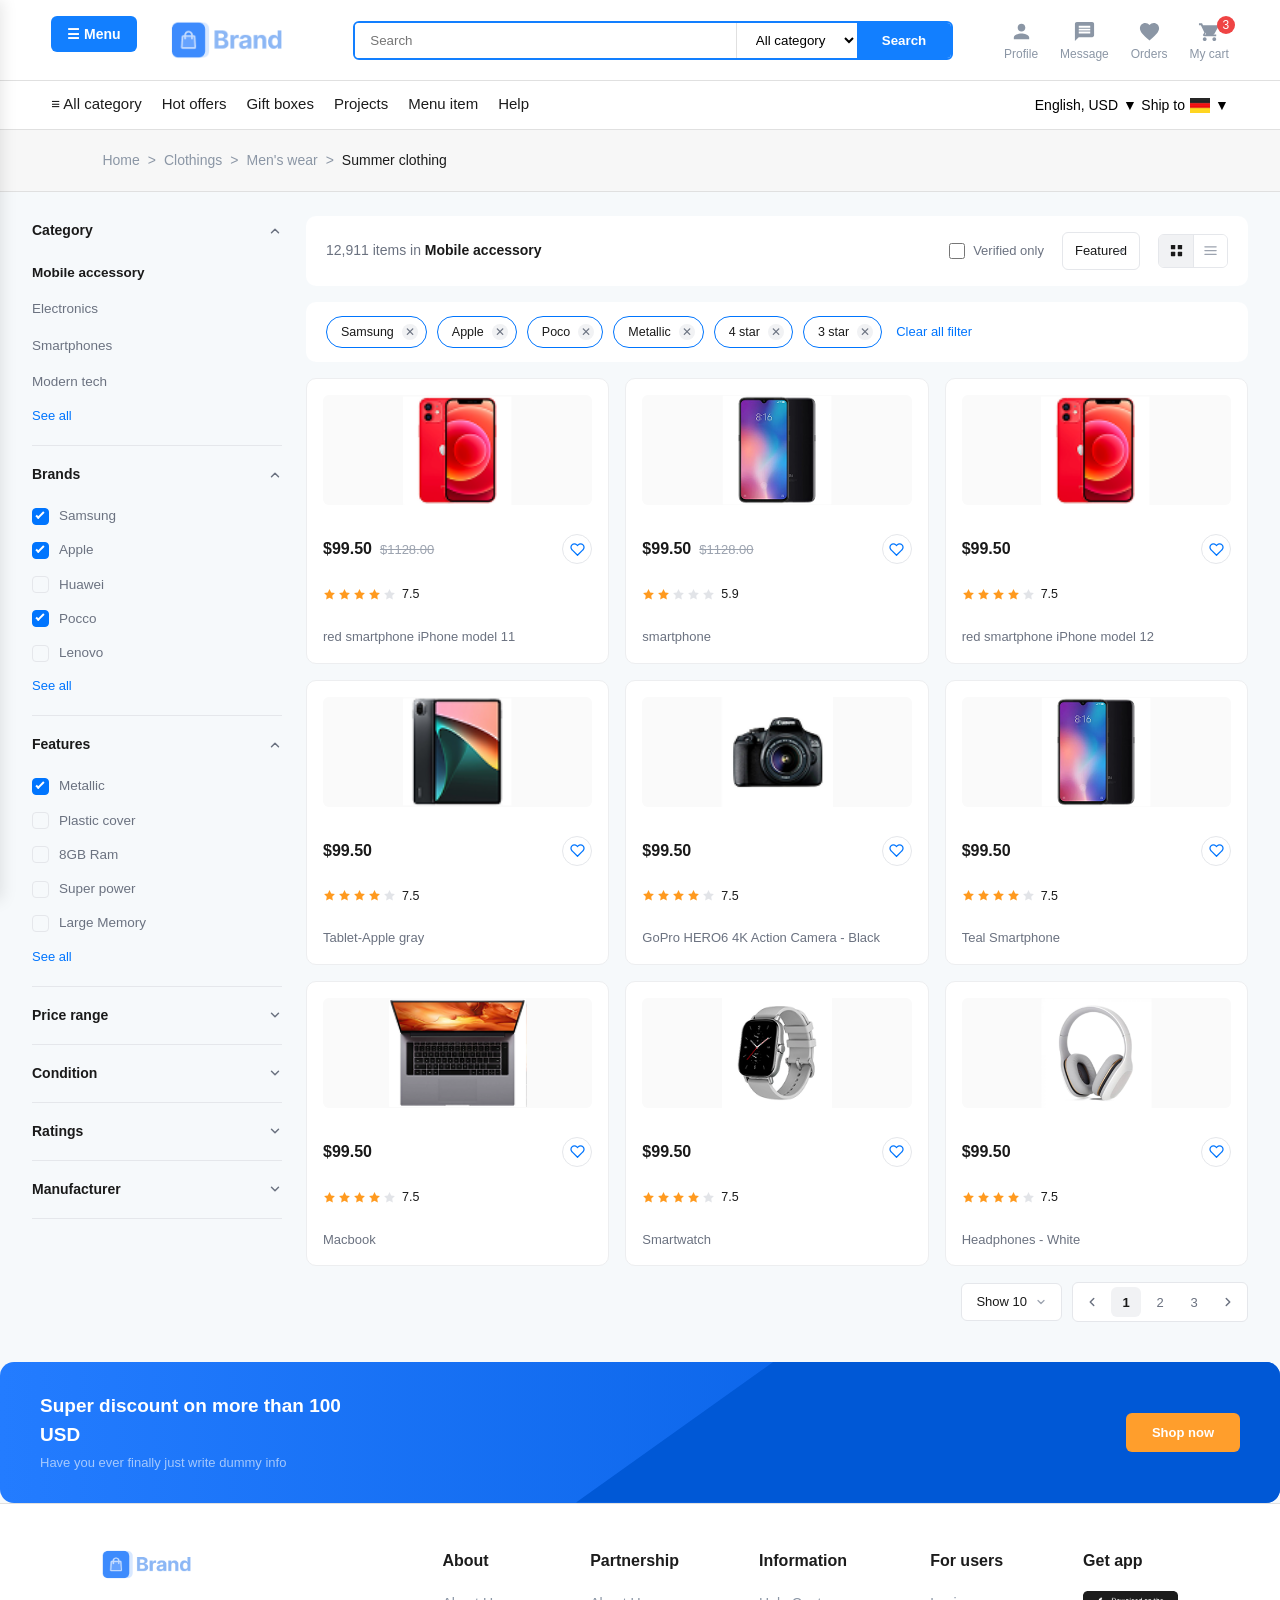
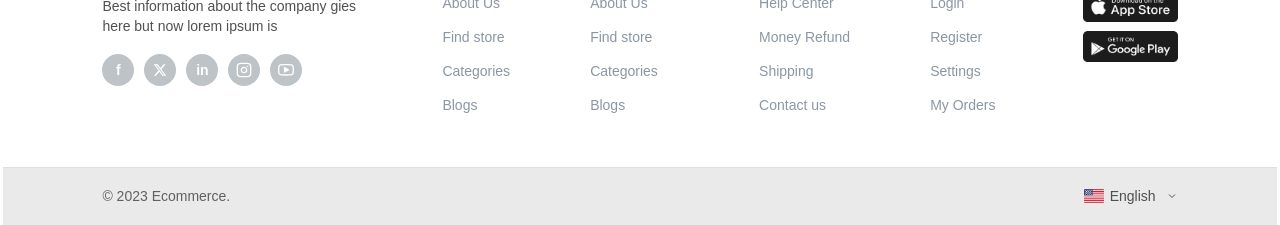
<file: product-listing2.html>
<!DOCTYPE html>
<html lang="en">
<head>
    <meta charset="UTF-8">
    <meta name="viewport" content="width=device-width, initial-scale=1.0">
    <title>Products_listing page</title>
    <link rel="stylesheet" href="css/style.css">
</head>
<body>
<aside class="sidebar">
    <div class="sidebar-top-accent"></div>
    <div class="sidebar-header">
        <button class="sidebar-close-btn" onclick="toggleSidebar()">&times;</button>
        <div class="sidebar-user-profile">
            <div class="sidebar-avatar">
                <svg viewBox="0 0 24 24" fill="#b0b8c1" width="32" height="32"><path d="M12 12c2.21 0 4-1.79 4-4s-1.79-4-4-4-4 1.79-4 4 1.79 4 4 4zm0 2c-2.67 0-8 1.34-8 4v2h16v-2c0-2.66-5.33-4-8-4z"/></svg>
            </div>
            <div class="sidebar-auth-links">
                <a href="#">Sign in</a> <span class="divider-text">|</span> <a href="#">Register</a>
            </div>
        </div>
    </div>
    <nav class="sidebar-menu">
        <ul class="sidebar-menu-group">
            <li><a href="#" class="sidebar-menu-link"><svg class="sidebar-menu-icon" viewBox="0 0 24 24" fill="none" stroke="currentColor" stroke-width="2" width="20" height="20"><path d="M3 9l9-7 9 7v11a2 2 0 0 1-2 2H5a2 2 0 0 1-2-2z"></path><polyline points="9 22 9 12 15 12 15 22"></polyline></svg><span>Home</span></a></li>
            <li><a href="#" class="sidebar-menu-link"><svg class="sidebar-menu-icon" viewBox="0 0 24 24" fill="none" stroke="currentColor" stroke-width="2" width="20" height="20"><line x1="8" y1="6" x2="21" y2="6"></line><line x1="8" y1="12" x2="21" y2="12"></line><line x1="8" y1="18" x2="21" y2="18"></line><line x1="3" y1="6" x2="3.01" y2="6"></line><line x1="3" y1="12" x2="3.01" y2="12"></line><line x1="3" y1="18" x2="3.01" y2="18"></line></svg><span>Categories</span></a></li>
            <li><a href="#" class="sidebar-menu-link"><svg class="sidebar-menu-icon" viewBox="0 0 24 24" fill="none" stroke="currentColor" stroke-width="2" width="20" height="20"><path d="M20.84 4.61a5.5 5.5 0 0 0-7.78 0L12 5.67l-1.06-1.06a5.5 5.5 0 0 0-7.78 7.78l1.06 1.06L12 21.23l7.78-7.78 1.06-1.06a5.5 5.5 0 0 0 0-7.78z"></path></svg><span>Favorites</span></a></li>
            <li><a href="#" class="sidebar-menu-link"><svg class="sidebar-menu-icon" viewBox="0 0 24 24" fill="none" stroke="currentColor" stroke-width="2" width="20" height="20"><circle cx="9" cy="21" r="1"></circle><circle cx="20" cy="21" r="1"></circle><path d="M1 1h4l2.68 13.39a2 2 0 0 0 2 1.61h9.72a2 2 0 0 0 2-1.61L23 6H6"></path></svg><span>My orders</span></a></li>
        </ul>
        <div class="sidebar-divider"></div>
        <ul class="sidebar-menu-group">
            <li><a href="#" class="sidebar-menu-link"><svg class="sidebar-menu-icon" viewBox="0 0 24 24" fill="none" stroke="currentColor" stroke-width="2" width="20" height="20"><circle cx="12" cy="12" r="10"></circle><path d="M12 6v6l4 2"></path></svg><span>English | USD</span></a></li>
            <li><a href="#" class="sidebar-menu-link"><svg class="sidebar-menu-icon" viewBox="0 0 24 24" fill="none" stroke="currentColor" stroke-width="2" width="20" height="20"><path d="M21 15a2 2 0 0 1-2 2H7l-4 4V5a2 2 0 0 1 2-2h14a2 2 0 0 1 2 2z"></path></svg><span>Contact us</span></a></li>
            <li><a href="#" class="sidebar-menu-link"><svg class="sidebar-menu-icon" viewBox="0 0 24 24" fill="none" stroke="currentColor" stroke-width="2" width="20" height="20"><rect x="3" y="3" width="18" height="18" rx="2" ry="2"></rect><line x1="9" y1="9" x2="15" y2="9"></line><line x1="9" y1="15" x2="15" y2="15"></line></svg><span>About</span></a></li>
        </ul>
        <div class="sidebar-divider"></div>
        <ul class="sidebar-menu-group sidebar-legal-group">
            <li><a href="#" class="sidebar-legal-link">User agreement</a></li>
            <li><a href="#" class="sidebar-legal-link">Partnership</a></li>
            <li><a href="#" class="sidebar-legal-link">Privacy policy</a></li>
        </ul>
    </nav>
    <div class="sidebar-bottom-accent"></div>
</aside>
<div class="sidebar-overlay" onclick="toggleSidebar()"></div>
    <header class="main-header">
        <div class="header-top">
            <button class="menu-trigger" onclick="toggleSidebar()">☰ Menu</button>
            <div class="logo">
                <img src="assets/images/logo-colored.png" alt="Company Brand Logo">
            </div>
            <div class="search-wrapper">
                <input type="text" class="search-input" placeholder="Search">
                <select class="category-dropdown">
                    <option>All category</option>
                </select>
                <button class="search-btn">Search</button>
            </div>
            <nav class="nav-icons">
    <a href="#" class="icon-link">
        <svg width="20" height="20" viewBox="0 0 24 24" fill="currentColor" class="nav-svg-icon">
            <path d="M12 12c2.21 0 4-1.79 4-4s-1.79-4-4-4-4 1.79-4 4 1.79 4 4 4zm0 2c-2.67 0-8 1.34-8 4v2h16v-2c0-2.66-5.33-4-8-4z"/>
        </svg>
        <span>Profile</span>
    </a>
    <a href="#" class="icon-link">
        <svg width="20" height="20" viewBox="0 0 24 24" fill="currentColor" class="nav-svg-icon">
            <path d="M20 2H4c-1.1 0-1.99.9-1.99 2L2 22l4-4h14c1.1 0 2-.9 2-2V4c0-1.1-.9-2-2-2zm-2 12H6v-2h12v2zm0-3H6V9h12v2zm0-3H6V6h12v2z"/>
        </svg>
        <span>Message</span>
    </a>
    <a href="#" class="icon-link">
        <svg width="20" height="20" viewBox="0 0 24 24" fill="currentColor" class="nav-svg-icon">
            <path d="M12 21.35l-1.45-1.32C5.4 15.36 2 12.28 2 8.5 2 5.42 4.42 3 7.5 3c1.74 0 3.41.81 4.5 2.09C13.09 3.81 14.76 3 16.5 3 19.58 3 22 5.42 22 8.5c0 3.78-3.4 6.86-8.55 11.54L12 21.35z"/>
        </svg>
        <span>Orders</span>
    </a>
    <a href="#" class="icon-link">
        <svg width="20" height="20" viewBox="0 0 24 24" fill="currentColor" class="nav-svg-icon">
            <path d="M7 18c-1.1 0-1.99.9-1.99 2S5.9 22 7 22s2-.9 2-2-.9-2-2-2zm10 0c-1.1 0-1.99.9-1.99 2s.89 2 1.99 2 2-.9 2-2-.9-2-2-2zm-8.9-3h7.45c.75 0 1.41-.41 1.75-1.03l3.86-7.01c.39-.71-.12-1.56-.93-1.56H5.21l-.94-2H1v2h2l3.6 7.59-1.35 2.44C4.52 15.37 5.48 17 7 17h12v-2H7l1.1-2z"/>
        </svg>
        <span>My cart</span>
    </a>
</nav>
        </div>

        <div class="header-nav-bar">
            <div class="nav-left-links">
                <a href="#" class="nav-menu-link active-nav"><span class="menu-icon">≡</span> All category</a>
                <a href="#" class="nav-menu-link">Hot offers</a>
                <a href="#" class="nav-menu-link">Gift boxes</a>
                <a href="#" class="nav-menu-link">Projects</a>
                <a href="#" class="nav-menu-link">Menu item</a>
                <a href="#" class="nav-menu-link">Help</a>
            </div>
           <div class="nav-right-settings">
    <div class="dropdown">
        <button class="dropbtn">English, USD <span class="arrow">▼</span></button>
        <div class="dropdown-content">
            <a href="#">French, EUR</a>
            <a href="#">Spanish, USD</a>
            <a href="#">Arabic Emirates, AE</a>
            <a href="#">Australia, AU</a>
            <a href="#">China, CN</a>
            <a href="#">Italy, IT</a>
            <a href="#">Denmark, DK</a>
            <a href="#">United States, US</a>
        </div>
    </div>

    <div class="dropdown">
        <button class="dropbtn">
            Ship to <img src="assets/images/DE@2x.png" alt="DE" class="nav-flag-icon"> <span class="arrow">▼</span>
        </button>
        <div class="dropdown-content">
           <a href="#"><img src="assets/images/US@2x.png" alt="US"> US</a><br>
            <a href="#"><img src="assets/images/RU@2x.png" alt="RU"> Russia</a><br>
            <a href="#"><img src="assets/images/AE@2x.png" alt="AE"> Arabian Emirates</a><br>
            <a href="#"><img src="assets/images/GB@2x.png" alt="GB"> Australia</a><br>
            <a href="#"><img src="assets/images/IT@2x.png" alt="IT"> Italy</a><br>
            <a href="#"><img src="assets/images/CN@2x.png" alt="CN"> China</a><br>
            <a href="#"><img src="assets/images/DK@2x.png" alt="DK"> Denmark</a><br>

        </div>
    </div>
</div>
        </div>
    </header>
    <nav class="breadcrumb-container">
    <ul class="breadcrumb">
        <li><a href="#">Home</a></li>
        <li><a href="#">Clothings</a></li>
        <li><a href="#">Men's wear</a></li>
        <li class="active">Summer clothing</li>
    </ul>
</nav>
 <!-- MAIN LAYOUT -->
    <main class="listing-layout">
 
        <!-- FILTER SIDEBAR -->
        <aside class="filter-sidebar">
 
            <div class="filter-group">
                <div class="filter-group-header">
                    Category
                    <svg viewBox="0 0 24 24" fill="none" stroke="currentColor" stroke-width="2.5" stroke-linecap="round" stroke-linejoin="round"><polyline points="18 15 12 9 6 15"></polyline></svg>
                </div>
                <div class="filter-group-body">
                    <ul class="category-list">
                        <li><a href="#" class="is-active">Mobile accessory</a></li>
                        <li><a href="#">Electronics</a></li>
                        <li><a href="#">Smartphones</a></li>
                        <li><a href="#">Modern tech</a></li>
                    </ul>
                    <a href="#" class="link-see-all">See all</a>
                </div>
            </div>
 
            <div class="filter-group">
                <div class="filter-group-header">
                    Brands
                    <svg viewBox="0 0 24 24" fill="none" stroke="currentColor" stroke-width="2.5" stroke-linecap="round" stroke-linejoin="round"><polyline points="18 15 12 9 6 15"></polyline></svg>
                </div>
                <div class="filter-group-body">
                    <div class="checkbox-list">
                        <label><input type="checkbox" checked> Samsung</label>
                        <label><input type="checkbox" checked> Apple</label>
                        <label><input type="checkbox"> Huawei</label>
                        <label><input type="checkbox" checked> Pocco</label>
                        <label><input type="checkbox"> Lenovo</label>
                    </div>
                    <a href="#" class="link-see-all">See all</a>
                </div>
            </div>
 
            <div class="filter-group">
                <div class="filter-group-header">
                    Features
                    <svg viewBox="0 0 24 24" fill="none" stroke="currentColor" stroke-width="2.5" stroke-linecap="round" stroke-linejoin="round"><polyline points="18 15 12 9 6 15"></polyline></svg>
                </div>
                <div class="filter-group-body">
                    <div class="checkbox-list">
                        <label><input type="checkbox" checked> Metallic</label>
                        <label><input type="checkbox"> Plastic cover</label>
                        <label><input type="checkbox"> 8GB Ram</label>
                        <label><input type="checkbox"> Super power</label>
                        <label><input type="checkbox"> Large Memory</label>
                    </div>
                    <a href="#" class="link-see-all">See all</a>
                </div>
            </div>
 
            <div class="filter-group is-collapsed">
                <div class="filter-group-header">
                    Price range
                    <svg viewBox="0 0 24 24" fill="none" stroke="currentColor" stroke-width="2.5" stroke-linecap="round" stroke-linejoin="round"><polyline points="6 9 12 15 18 9"></polyline></svg>
                </div>
                <div class="filter-group-body">
                    <div class="range-slider">
                        <div class="range-track"></div>
                        <div class="range-track-active"></div>
                        <span class="range-handle" data-handle="min" style="left:18%"></span>
                        <span class="range-handle" data-handle="max" style="left:62%"></span>
                    </div>
                    <div class="min-max-row">
                        <div class="field">
                            <label>Min</label>
                            <input type="text" class="range-min" placeholder="0" readonly>
                        </div>
                        <div class="field">
                            <label>Max</label>
                            <input type="text" class="range-max" placeholder="999999" readonly>
                        </div>
                    </div>
                    <button class="apply-btn">Apply</button>
                </div>
            </div>
 
            <div class="filter-group is-collapsed">
                <div class="filter-group-header">
                    Condition
                    <svg viewBox="0 0 24 24" fill="none" stroke="currentColor" stroke-width="2.5" stroke-linecap="round" stroke-linejoin="round"><polyline points="6 9 12 15 18 9"></polyline></svg>
                </div>
                <div class="filter-group-body">
                    <ul class="check-list">
                        <li><label><input type="radio" name="condition" checked><span class="box"></span>Any</label></li>
                        <li><label><input type="radio" name="condition"><span class="box"></span>Refurbished</label></li>
                        <li><label><input type="radio" name="condition"><span class="box"></span>Brand new</label></li>
                        <li><label><input type="radio" name="condition"><span class="box"></span>Old items</label></li>
                    </ul>
                </div>
            </div>
 
            <div class="filter-group is-collapsed">
                <div class="filter-group-header">
                    Ratings
                    <svg viewBox="0 0 24 24" fill="none" stroke="currentColor" stroke-width="2.5" stroke-linecap="round" stroke-linejoin="round"><polyline points="6 9 12 15 18 9"></polyline></svg>
                </div>
                <div class="filter-group-body">
                    <ul class="check-list ratings-list">
                        <li><label><input type="checkbox"><span class="box"></span><span class="stars">★★★★★</span></label></li>
                        <li><label><input type="checkbox"><span class="box"></span><span class="stars">★★★★<i>★</i></span></label></li>
                        <li><label><input type="checkbox"><span class="box"></span><span class="stars">★★★<i>★★</i></span></label></li>
                        <li><label><input type="checkbox"><span class="box"></span><span class="stars">★★<i>★★★</i></span></label></li>
                    </ul>
                </div>
            </div>
 
            <div class="filter-group is-collapsed">
                <div class="filter-group-header">
                    Manufacturer
                    <svg viewBox="0 0 24 24" fill="none" stroke="currentColor" stroke-width="2.5" stroke-linecap="round" stroke-linejoin="round"><polyline points="6 9 12 15 18 9"></polyline></svg>
                </div>
                <div class="filter-group-body"></div>
            </div>
 
        </aside>
 
        <!-- MAIN CONTENT -->
        <div class="listing-main">
 
            <div class="listing-toolbar">
                <p class="toolbar-title">12,911 items in <strong>Mobile accessory</strong></p>
                <div class="toolbar-controls">
                    <label class="verified-only">
                        <input type="checkbox">
                        Verified only
                    </label>
                    <span class="sort-select">
                        Featured
                        <svg viewBox="0 0 24 24" fill="none" stroke="currentColor" stroke-width="2.5" stroke-linecap="round" stroke-linejoin="round"><polyline points="6 9 12 15 18 9"></polyline></svg>
                    </span>
                    <div class="view-toggle">
                        <button type="button" class="is-active" aria-label="Grid view">
                            <svg viewBox="0 0 24 24" fill="currentColor"><rect x="3" y="3" width="7" height="7" rx="1"/><rect x="14" y="3" width="7" height="7" rx="1"/><rect x="3" y="14" width="7" height="7" rx="1"/><rect x="14" y="14" width="7" height="7" rx="1"/></svg>
                        </button>
                        <button type="button" aria-label="List view">
                            <svg viewBox="0 0 24 24" fill="none" stroke="currentColor" stroke-width="2" stroke-linecap="round" stroke-linejoin="round"><line x1="3" y1="6" x2="21" y2="6"></line><line x1="3" y1="12" x2="21" y2="12"></line><line x1="3" y1="18" x2="21" y2="18"></line></svg>
                        </button>
                    </div>
                </div>
            </div>
 
            <div class="filter-chips">
                <span class="chip">Samsung <button type="button" aria-label="Remove">✕</button></span>
                <span class="chip">Apple <button type="button" aria-label="Remove">✕</button></span>
                <span class="chip">Poco <button type="button" aria-label="Remove">✕</button></span>
                <span class="chip">Metallic <button type="button" aria-label="Remove">✕</button></span>
                <span class="chip">4 star <button type="button" aria-label="Remove">✕</button></span>
                <span class="chip">3 star <button type="button" aria-label="Remove">✕</button></span>
                <a href="#" class="link-clear-all">Clear all filter</a>
            </div>
 
            <div class="product-grid">
 
                <article class="product-card">
                    <div class="product-image"><img src="assets/images/image 33.png" alt="Red smartphone"></div>
                    <div class="product-price-row">
                        <div class="product-price">
                            <span class="price-current">$99.50</span>
                            <span class="price-original">$1128.00</span>
                        </div>
                        <button type="button" class="btn-wishlist" aria-label="Add to wishlist">
                            <svg viewBox="0 0 24 24" fill="none" stroke="currentColor" stroke-width="2" stroke-linecap="round" stroke-linejoin="round"><path d="M20.84 4.61a5.5 5.5 0 0 0-7.78 0L12 5.67l-1.06-1.06a5.5 5.5 0 0 0-7.78 7.78l1.06 1.06L12 21.23l7.78-7.78 1.06-1.06a5.5 5.5 0 0 0 0-7.78z"></path></svg>
                        </button>
                    </div>
                    <div class="product-rating">
                        <span class="stars">
                            <svg class="star-filled" viewBox="0 0 24 24" fill="currentColor"><path d="M12 2l3.09 6.26L22 9.27l-5 4.87L18.18 21 12 17.77 5.82 21 7 14.14l-5-4.87 6.91-1.01z"/></svg>
                            <svg class="star-filled" viewBox="0 0 24 24" fill="currentColor"><path d="M12 2l3.09 6.26L22 9.27l-5 4.87L18.18 21 12 17.77 5.82 21 7 14.14l-5-4.87 6.91-1.01z"/></svg>
                            <svg class="star-filled" viewBox="0 0 24 24" fill="currentColor"><path d="M12 2l3.09 6.26L22 9.27l-5 4.87L18.18 21 12 17.77 5.82 21 7 14.14l-5-4.87 6.91-1.01z"/></svg>
                            <svg class="star-filled" viewBox="0 0 24 24" fill="currentColor"><path d="M12 2l3.09 6.26L22 9.27l-5 4.87L18.18 21 12 17.77 5.82 21 7 14.14l-5-4.87 6.91-1.01z"/></svg>
                            <svg class="star-empty" viewBox="0 0 24 24" fill="currentColor"><path d="M12 2l3.09 6.26L22 9.27l-5 4.87L18.18 21 12 17.77 5.82 21 7 14.14l-5-4.87 6.91-1.01z"/></svg>
                        </span>
                        <span class="rating-score">7.5</span>
                    </div>
                    <p class="product-name">red smartphone iPhone model 11</p>
                </article>
 
                <article class="product-card">
                    <div class="product-image"><img src="assets/images/image 23.png" alt="Teal smartphone"></div>
                    <div class="product-price-row">
                        <div class="product-price">
                            <span class="price-current">$99.50</span>
                            <span class="price-original">$1128.00</span>
                        </div>
                        <button type="button" class="btn-wishlist" aria-label="Add to wishlist">
                            <svg viewBox="0 0 24 24" fill="none" stroke="currentColor" stroke-width="2" stroke-linecap="round" stroke-linejoin="round"><path d="M20.84 4.61a5.5 5.5 0 0 0-7.78 0L12 5.67l-1.06-1.06a5.5 5.5 0 0 0-7.78 7.78l1.06 1.06L12 21.23l7.78-7.78 1.06-1.06a5.5 5.5 0 0 0 0-7.78z"></path></svg>
                        </button>
                    </div>
                    <div class="product-rating">
                        <span class="stars">
                            <svg class="star-filled" viewBox="0 0 24 24" fill="currentColor"><path d="M12 2l3.09 6.26L22 9.27l-5 4.87L18.18 21 12 17.77 5.82 21 7 14.14l-5-4.87 6.91-1.01z"/></svg>
                            <svg class="star-filled" viewBox="0 0 24 24" fill="currentColor"><path d="M12 2l3.09 6.26L22 9.27l-5 4.87L18.18 21 12 17.77 5.82 21 7 14.14l-5-4.87 6.91-1.01z"/></svg>
                            <svg class="star-empty" viewBox="0 0 24 24" fill="currentColor"><path d="M12 2l3.09 6.26L22 9.27l-5 4.87L18.18 21 12 17.77 5.82 21 7 14.14l-5-4.87 6.91-1.01z"/></svg>
                            <svg class="star-empty" viewBox="0 0 24 24" fill="currentColor"><path d="M12 2l3.09 6.26L22 9.27l-5 4.87L18.18 21 12 17.77 5.82 21 7 14.14l-5-4.87 6.91-1.01z"/></svg>
                            <svg class="star-empty" viewBox="0 0 24 24" fill="currentColor"><path d="M12 2l3.09 6.26L22 9.27l-5 4.87L18.18 21 12 17.77 5.82 21 7 14.14l-5-4.87 6.91-1.01z"/></svg>
                        </span>
                        <span class="rating-score">5.9</span>
                    </div>
                    <p class="product-name">smartphone</p>
                </article>
 
                <article class="product-card">
                    <div class="product-image"><img src="assets/images/image 33.png" alt="Smartphone with avatar overlay"></div>
                    <div class="product-price-row">
                        <div class="product-price">
                            <span class="price-current">$99.50</span>
                        </div>
                        <button type="button" class="btn-wishlist" aria-label="Add to wishlist">
                            <svg viewBox="0 0 24 24" fill="none" stroke="currentColor" stroke-width="2" stroke-linecap="round" stroke-linejoin="round"><path d="M20.84 4.61a5.5 5.5 0 0 0-7.78 0L12 5.67l-1.06-1.06a5.5 5.5 0 0 0-7.78 7.78l1.06 1.06L12 21.23l7.78-7.78 1.06-1.06a5.5 5.5 0 0 0 0-7.78z"></path></svg>
                        </button>
                    </div>
                    <div class="product-rating">
                        <span class="stars">
                            <svg class="star-filled" viewBox="0 0 24 24" fill="currentColor"><path d="M12 2l3.09 6.26L22 9.27l-5 4.87L18.18 21 12 17.77 5.82 21 7 14.14l-5-4.87 6.91-1.01z"/></svg>
                            <svg class="star-filled" viewBox="0 0 24 24" fill="currentColor"><path d="M12 2l3.09 6.26L22 9.27l-5 4.87L18.18 21 12 17.77 5.82 21 7 14.14l-5-4.87 6.91-1.01z"/></svg>
                            <svg class="star-filled" viewBox="0 0 24 24" fill="currentColor"><path d="M12 2l3.09 6.26L22 9.27l-5 4.87L18.18 21 12 17.77 5.82 21 7 14.14l-5-4.87 6.91-1.01z"/></svg>
                            <svg class="star-filled" viewBox="0 0 24 24" fill="currentColor"><path d="M12 2l3.09 6.26L22 9.27l-5 4.87L18.18 21 12 17.77 5.82 21 7 14.14l-5-4.87 6.91-1.01z"/></svg>
                            <svg class="star-empty" viewBox="0 0 24 24" fill="currentColor"><path d="M12 2l3.09 6.26L22 9.27l-5 4.87L18.18 21 12 17.77 5.82 21 7 14.14l-5-4.87 6.91-1.01z"/></svg>
                        </span>
                        <span class="rating-score">7.5</span>
                    </div>
                    <p class="product-name">red smartphone iPhone model 12</p>
                </article>
 
                <article class="product-card">
                    <div class="product-image"><img src="assets/images/image 32.png" alt="Tablet"></div>
                    <div class="product-price-row">
                        <div class="product-price">
                            <span class="price-current">$99.50</span>
                        </div>
                        <button type="button" class="btn-wishlist" aria-label="Add to wishlist">
                            <svg viewBox="0 0 24 24" fill="none" stroke="currentColor" stroke-width="2" stroke-linecap="round" stroke-linejoin="round"><path d="M20.84 4.61a5.5 5.5 0 0 0-7.78 0L12 5.67l-1.06-1.06a5.5 5.5 0 0 0-7.78 7.78l1.06 1.06L12 21.23l7.78-7.78 1.06-1.06a5.5 5.5 0 0 0 0-7.78z"></path></svg>
                        </button>
                    </div>
                    <div class="product-rating">
                        <span class="stars">
                            <svg class="star-filled" viewBox="0 0 24 24" fill="currentColor"><path d="M12 2l3.09 6.26L22 9.27l-5 4.87L18.18 21 12 17.77 5.82 21 7 14.14l-5-4.87 6.91-1.01z"/></svg>
                            <svg class="star-filled" viewBox="0 0 24 24" fill="currentColor"><path d="M12 2l3.09 6.26L22 9.27l-5 4.87L18.18 21 12 17.77 5.82 21 7 14.14l-5-4.87 6.91-1.01z"/></svg>
                            <svg class="star-filled" viewBox="0 0 24 24" fill="currentColor"><path d="M12 2l3.09 6.26L22 9.27l-5 4.87L18.18 21 12 17.77 5.82 21 7 14.14l-5-4.87 6.91-1.01z"/></svg>
                            <svg class="star-filled" viewBox="0 0 24 24" fill="currentColor"><path d="M12 2l3.09 6.26L22 9.27l-5 4.87L18.18 21 12 17.77 5.82 21 7 14.14l-5-4.87 6.91-1.01z"/></svg>
                            <svg class="star-empty" viewBox="0 0 24 24" fill="currentColor"><path d="M12 2l3.09 6.26L22 9.27l-5 4.87L18.18 21 12 17.77 5.82 21 7 14.14l-5-4.87 6.91-1.01z"/></svg>
                        </span>
                        <span class="rating-score">7.5</span>
                    </div>
                    <p class="product-name">Tablet-Apple gray</p>
                </article>
 
                <article class="product-card">
                    <div class="product-image"><img src="assets/images/6.png" alt="DSLR camera"></div>
                    <div class="product-price-row">
                        <div class="product-price">
                            <span class="price-current">$99.50</span>
                        </div>
                        <button type="button" class="btn-wishlist" aria-label="Add to wishlist">
                            <svg viewBox="0 0 24 24" fill="none" stroke="currentColor" stroke-width="2" stroke-linecap="round" stroke-linejoin="round"><path d="M20.84 4.61a5.5 5.5 0 0 0-7.78 0L12 5.67l-1.06-1.06a5.5 5.5 0 0 0-7.78 7.78l1.06 1.06L12 21.23l7.78-7.78 1.06-1.06a5.5 5.5 0 0 0 0-7.78z"></path></svg>
                        </button>
                    </div>
                    <div class="product-rating">
                        <span class="stars">
                            <svg class="star-filled" viewBox="0 0 24 24" fill="currentColor"><path d="M12 2l3.09 6.26L22 9.27l-5 4.87L18.18 21 12 17.77 5.82 21 7 14.14l-5-4.87 6.91-1.01z"/></svg>
                            <svg class="star-filled" viewBox="0 0 24 24" fill="currentColor"><path d="M12 2l3.09 6.26L22 9.27l-5 4.87L18.18 21 12 17.77 5.82 21 7 14.14l-5-4.87 6.91-1.01z"/></svg>
                            <svg class="star-filled" viewBox="0 0 24 24" fill="currentColor"><path d="M12 2l3.09 6.26L22 9.27l-5 4.87L18.18 21 12 17.77 5.82 21 7 14.14l-5-4.87 6.91-1.01z"/></svg>
                            <svg class="star-filled" viewBox="0 0 24 24" fill="currentColor"><path d="M12 2l3.09 6.26L22 9.27l-5 4.87L18.18 21 12 17.77 5.82 21 7 14.14l-5-4.87 6.91-1.01z"/></svg>
                            <svg class="star-empty" viewBox="0 0 24 24" fill="currentColor"><path d="M12 2l3.09 6.26L22 9.27l-5 4.87L18.18 21 12 17.77 5.82 21 7 14.14l-5-4.87 6.91-1.01z"/></svg>
                        </span>
                        <span class="rating-score">7.5</span>
                    </div>
                    <p class="product-name">GoPro HERO6 4K Action Camera - Black</p>
                </article>
 
                <article class="product-card">
                    <div class="product-image"><img src="assets/images/image 23.png" alt="Teal smartphone pair"></div>
                    <div class="product-price-row">
                        <div class="product-price">
                            <span class="price-current">$99.50</span>
                        </div>
                        <button type="button" class="btn-wishlist" aria-label="Add to wishlist">
                            <svg viewBox="0 0 24 24" fill="none" stroke="currentColor" stroke-width="2" stroke-linecap="round" stroke-linejoin="round"><path d="M20.84 4.61a5.5 5.5 0 0 0-7.78 0L12 5.67l-1.06-1.06a5.5 5.5 0 0 0-7.78 7.78l1.06 1.06L12 21.23l7.78-7.78 1.06-1.06a5.5 5.5 0 0 0 0-7.78z"></path></svg>
                        </button>
                    </div>
                    <div class="product-rating">
                        <span class="stars">
                            <svg class="star-filled" viewBox="0 0 24 24" fill="currentColor"><path d="M12 2l3.09 6.26L22 9.27l-5 4.87L18.18 21 12 17.77 5.82 21 7 14.14l-5-4.87 6.91-1.01z"/></svg>
                            <svg class="star-filled" viewBox="0 0 24 24" fill="currentColor"><path d="M12 2l3.09 6.26L22 9.27l-5 4.87L18.18 21 12 17.77 5.82 21 7 14.14l-5-4.87 6.91-1.01z"/></svg>
                            <svg class="star-filled" viewBox="0 0 24 24" fill="currentColor"><path d="M12 2l3.09 6.26L22 9.27l-5 4.87L18.18 21 12 17.77 5.82 21 7 14.14l-5-4.87 6.91-1.01z"/></svg>
                            <svg class="star-filled" viewBox="0 0 24 24" fill="currentColor"><path d="M12 2l3.09 6.26L22 9.27l-5 4.87L18.18 21 12 17.77 5.82 21 7 14.14l-5-4.87 6.91-1.01z"/></svg>
                            <svg class="star-empty" viewBox="0 0 24 24" fill="currentColor"><path d="M12 2l3.09 6.26L22 9.27l-5 4.87L18.18 21 12 17.77 5.82 21 7 14.14l-5-4.87 6.91-1.01z"/></svg>
                        </span>
                        <span class="rating-score">7.5</span>
                    </div>
                    <p class="product-name">Teal Smartphone</p>
                </article>
 
                <article class="product-card">
                    <div class="product-image"><img src="assets/images/image 34.png" alt="Laptop"></div>
                    <div class="product-price-row">
                        <div class="product-price">
                            <span class="price-current">$99.50</span>
                        </div>
                        <button type="button" class="btn-wishlist" aria-label="Add to wishlist">
                            <svg viewBox="0 0 24 24" fill="none" stroke="currentColor" stroke-width="2" stroke-linecap="round" stroke-linejoin="round"><path d="M20.84 4.61a5.5 5.5 0 0 0-7.78 0L12 5.67l-1.06-1.06a5.5 5.5 0 0 0-7.78 7.78l1.06 1.06L12 21.23l7.78-7.78 1.06-1.06a5.5 5.5 0 0 0 0-7.78z"></path></svg>
                        </button>
                    </div>
                    <div class="product-rating">
                        <span class="stars">
                            <svg class="star-filled" viewBox="0 0 24 24" fill="currentColor"><path d="M12 2l3.09 6.26L22 9.27l-5 4.87L18.18 21 12 17.77 5.82 21 7 14.14l-5-4.87 6.91-1.01z"/></svg>
                            <svg class="star-filled" viewBox="0 0 24 24" fill="currentColor"><path d="M12 2l3.09 6.26L22 9.27l-5 4.87L18.18 21 12 17.77 5.82 21 7 14.14l-5-4.87 6.91-1.01z"/></svg>
                            <svg class="star-filled" viewBox="0 0 24 24" fill="currentColor"><path d="M12 2l3.09 6.26L22 9.27l-5 4.87L18.18 21 12 17.77 5.82 21 7 14.14l-5-4.87 6.91-1.01z"/></svg>
                            <svg class="star-filled" viewBox="0 0 24 24" fill="currentColor"><path d="M12 2l3.09 6.26L22 9.27l-5 4.87L18.18 21 12 17.77 5.82 21 7 14.14l-5-4.87 6.91-1.01z"/></svg>
                            <svg class="star-empty" viewBox="0 0 24 24" fill="currentColor"><path d="M12 2l3.09 6.26L22 9.27l-5 4.87L18.18 21 12 17.77 5.82 21 7 14.14l-5-4.87 6.91-1.01z"/></svg>
                        </span>
                        <span class="rating-score">7.5</span>
                    </div>
                    <p class="product-name">Macbook</p>
                </article>
 
                <article class="product-card">
                    <div class="product-image"><img src="assets/images/8.png" alt="Smart watch"></div>
                    <div class="product-price-row">
                        <div class="product-price">
                            <span class="price-current">$99.50</span>
                        </div>
                        <button type="button" class="btn-wishlist" aria-label="Add to wishlist">
                            <svg viewBox="0 0 24 24" fill="none" stroke="currentColor" stroke-width="2" stroke-linecap="round" stroke-linejoin="round"><path d="M20.84 4.61a5.5 5.5 0 0 0-7.78 0L12 5.67l-1.06-1.06a5.5 5.5 0 0 0-7.78 7.78l1.06 1.06L12 21.23l7.78-7.78 1.06-1.06a5.5 5.5 0 0 0 0-7.78z"></path></svg>
                        </button>
                    </div>
                    <div class="product-rating">
                        <span class="stars">
                            <svg class="star-filled" viewBox="0 0 24 24" fill="currentColor"><path d="M12 2l3.09 6.26L22 9.27l-5 4.87L18.18 21 12 17.77 5.82 21 7 14.14l-5-4.87 6.91-1.01z"/></svg>
                            <svg class="star-filled" viewBox="0 0 24 24" fill="currentColor"><path d="M12 2l3.09 6.26L22 9.27l-5 4.87L18.18 21 12 17.77 5.82 21 7 14.14l-5-4.87 6.91-1.01z"/></svg>
                            <svg class="star-filled" viewBox="0 0 24 24" fill="currentColor"><path d="M12 2l3.09 6.26L22 9.27l-5 4.87L18.18 21 12 17.77 5.82 21 7 14.14l-5-4.87 6.91-1.01z"/></svg>
                            <svg class="star-filled" viewBox="0 0 24 24" fill="currentColor"><path d="M12 2l3.09 6.26L22 9.27l-5 4.87L18.18 21 12 17.77 5.82 21 7 14.14l-5-4.87 6.91-1.01z"/></svg>
                            <svg class="star-empty" viewBox="0 0 24 24" fill="currentColor"><path d="M12 2l3.09 6.26L22 9.27l-5 4.87L18.18 21 12 17.77 5.82 21 7 14.14l-5-4.87 6.91-1.01z"/></svg>
                        </span>
                        <span class="rating-score">7.5</span>
                    </div>
                    <p class="product-name">Smartwatch</p>
                </article>
 
                <article class="product-card">
                    <div class="product-image"><img src="assets/images/image 86.png" alt="Headphones"></div>
                    <div class="product-price-row">
                        <div class="product-price">
                            <span class="price-current">$99.50</span>
                        </div>
                        <button type="button" class="btn-wishlist" aria-label="Add to wishlist">
                            <svg viewBox="0 0 24 24" fill="none" stroke="currentColor" stroke-width="2" stroke-linecap="round" stroke-linejoin="round"><path d="M20.84 4.61a5.5 5.5 0 0 0-7.78 0L12 5.67l-1.06-1.06a5.5 5.5 0 0 0-7.78 7.78l1.06 1.06L12 21.23l7.78-7.78 1.06-1.06a5.5 5.5 0 0 0 0-7.78z"></path></svg>
                        </button>
                    </div>
                    <div class="product-rating">
                        <span class="stars">
                            <svg class="star-filled" viewBox="0 0 24 24" fill="currentColor"><path d="M12 2l3.09 6.26L22 9.27l-5 4.87L18.18 21 12 17.77 5.82 21 7 14.14l-5-4.87 6.91-1.01z"/></svg>
                            <svg class="star-filled" viewBox="0 0 24 24" fill="currentColor"><path d="M12 2l3.09 6.26L22 9.27l-5 4.87L18.18 21 12 17.77 5.82 21 7 14.14l-5-4.87 6.91-1.01z"/></svg>
                            <svg class="star-filled" viewBox="0 0 24 24" fill="currentColor"><path d="M12 2l3.09 6.26L22 9.27l-5 4.87L18.18 21 12 17.77 5.82 21 7 14.14l-5-4.87 6.91-1.01z"/></svg>
                            <svg class="star-filled" viewBox="0 0 24 24" fill="currentColor"><path d="M12 2l3.09 6.26L22 9.27l-5 4.87L18.18 21 12 17.77 5.82 21 7 14.14l-5-4.87 6.91-1.01z"/></svg>
                            <svg class="star-empty" viewBox="0 0 24 24" fill="currentColor"><path d="M12 2l3.09 6.26L22 9.27l-5 4.87L18.18 21 12 17.77 5.82 21 7 14.14l-5-4.87 6.91-1.01z"/></svg>
                        </span>
                        <span class="rating-score">7.5</span>
                    </div>
                    <p class="product-name">Headphones - White</p>
                </article>
 
            </div>
 
            <div class="listing-footer">
                <span class="per-page-select">
                    Show 10
                    <svg viewBox="0 0 24 24" fill="none" stroke="currentColor" stroke-width="2.5" stroke-linecap="round" stroke-linejoin="round"><polyline points="6 9 12 15 18 9"></polyline></svg>
                </span>
                <div class="pagination">
                    <button type="button" aria-label="Previous page">
                        <svg viewBox="0 0 24 24" fill="none" stroke="currentColor" stroke-width="2.5" stroke-linecap="round" stroke-linejoin="round"><polyline points="15 18 9 12 15 6"></polyline></svg>
                    </button>
                    <button type="button" class="is-active">1</button>
                    <button type="button">2</button>
                    <button type="button">3</button>
                    <button type="button" aria-label="Next page">
                        <svg viewBox="0 0 24 24" fill="none" stroke="currentColor" stroke-width="2.5" stroke-linecap="round" stroke-linejoin="round"><polyline points="9 18 15 12 9 6"></polyline></svg>
                    </button>
                </div>
            </div>
 
        </div>
 
    </main>
 <!-- BLUE DISCOUNT BANNER -->
    <div class="discount-banner">
        <div class="banner-text">
            <h3>Super discount on more than 100 USD</h3>
            <p>Have you ever finally just write dummy info</p>
        </div>
        <button class="shop-now-btn">Shop now</button>
    </div>
</section>
<footer class="main-footer">
        <div class="footer-top-container">
            
            <div class="footer-brand-col">
                <div class="footer-logo">
                    <img src="assets/images/logo-colored.png" alt="Brand Logo" onerror="this.style.display='none'"></div>
                <p class="brand-info-summary">Best information about the company gies here but now lorem ipsum is</p>
                <div class="social-links-row">
    <a href="#" class="social-icon" aria-label="Facebook"><span>f</span></a>
    
    <a href="#" class="social-icon" aria-label="Twitter">
        <svg width="14" height="14" viewBox="0 0 24 24" fill="#ffffff">
            <path d="M18.244 2.25h3.308l-7.227 8.26 8.502 11.24H16.17l-5.214-6.817L4.99 21.75H1.68l7.73-8.835L1.254 2.25H8.08l4.713 6.231zm-1.161 17.52h1.833L7.084 4.126H5.117z"/>
        </svg>
    </a>
    
    <a href="#" class="social-icon" aria-label="LinkedIn"><span>in</span></a>
    
    <a href="#" class="social-icon" aria-label="Instagram">
        <svg width="16" height="16" viewBox="0 0 24 24" fill="none" stroke="#ffffff" stroke-width="2" stroke-linecap="round" stroke-linejoin="round">
            <rect x="2" y="2" width="20" height="20" rx="5" ry="5"></rect>
            <path d="M16 11.37A4 4 0 1 1 12.63 8 4 4 0 0 1 16 11.37z"></path>
            <line x1="17.5" y1="6.5" x2="17.51" y2="6.5"></line>
        </svg>
    </a>
    
    <a href="#" class="social-icon" aria-label="YouTube">
        <svg width="16" height="16" viewBox="0 0 24 24" fill="none" stroke="#ffffff" stroke-width="2" stroke-linecap="round" stroke-linejoin="round">
            <path d="M22.54 6.42a2.78 2.78 0 0 0-1.94-2C18.88 4 12 4 12 4s-6.88 0-8.6.46a2.78 2.78 0 0 0-1.94 2A29 29 0 0 0 1 11.75a29 29 0 0 0 .46 5.33A2.78 2.78 0 0 0 3.4 19c1.72.46 8.6.46 8.6.46s6.88 0 8.6-.46a2.78 2.78 0 0 0 1.94-2 29 29 0 0 0 .46-5.25 29 29 0 0 0-.46-5.33z"></path>
            <polygon points="9.75 15.02 15.5 11.75 9.75 8.48 9.75 15.02" fill="#ffffff"></polygon>
        </svg>
    </a>
</div>
            </div>

            <div class="footer-links-col">
                <h4>About</h4>
                <ul>
                    <li><a href="#">About Us</a></li>
                    <li><a href="#">Find store</a></li>
                    <li><a href="#">Categories</a></li>
                    <li><a href="#">Blogs</a></li>
                </ul>
            </div>

            <div class="footer-links-col">
                <h4>Partnership</h4>
                <ul>
                    <li><a href="#">About Us</a></li>
                    <li><a href="#">Find store</a></li>
                    <li><a href="#">Categories</a></li>
                    <li><a href="#">Blogs</a></li>
                </ul>
            </div>

            <div class="footer-links-col">
                <h4>Information</h4>
                <ul>
                    <li><a href="#">Help Center</a></li>
                    <li><a href="#">Money Refund</a></li>
                    <li><a href="#">Shipping</a></li>
                    <li><a href="#">Contact us</a></li>
                </ul>
            </div>

            <div class="footer-links-col">
                <h4>For users</h4>
                <ul>
                    <li><a href="#">Login</a></li>
                    <li><a href="#">Register</a></li>
                    <li><a href="#">Settings</a></li>
                    <li><a href="#">My Orders</a></li>
                </ul>
            </div>

            <div class="footer-apps-col">
                <h4>Get app</h4>
                <div class="app-buttons-stack">
                    <a href="#" class="store-badge-link">
                        <img src="assets/images/market-button.png" alt="Download on the App Store" class="store-svg-img">
                    </a>
                    <a href="#" class="store-badge-link">
                        <img src="assets/images/Group.png" alt="Get it on Google Play" class="store-svg-img">
                    </a>
                
                </div>
            </div>

        </div>

        <div class="footer-bottom-bar">
    <p class="copyright-text">© 2023 Ecommerce.</p>
    
    <div class="dropdown footer-dropdown">
        <div class="footer-language-selector dropbtn">
            <img src="assets/images/US@2x.png" alt="US Flag" class="mini-lang-flag">
            <span>English</span>
            <svg width="12" height="12" viewBox="0 0 24 24" fill="none" stroke="#505050" stroke-width="2" style="margin-left:4px;"><polyline points="6 9 12 15 18 9"></polyline></svg>
        </div>
        
        <div class="dropdown-content">
            <a href="#"><img src="assets/images/US@2x.png" alt="US"> US</a>
            <a href="#"><img src="assets/images/RU@2x.png" alt="RU"> Russia</a>
            <a href="#"><img src="assets/images/AE@2x.png" alt="AE"> Arabian Emirates</a>
            <a href="#"><img src="assets/images/GB@2x.png" alt="GB"> Australia</a>
            <a href="#"><img src="assets/images/IT@2x.png" alt="IT"> Italy</a>
            <a href="#"><img src="assets/images/CN@2x.png" alt="CN"> China</a>
            <a href="#"><img src="assets/images/DK@2x.png" alt="DK"> Denmark</a>
        </div>
    </div>
</div>
        </div>
    </footer>
    </main>
    <script src="js/main.js"></script>
</body>
</html>
</file>
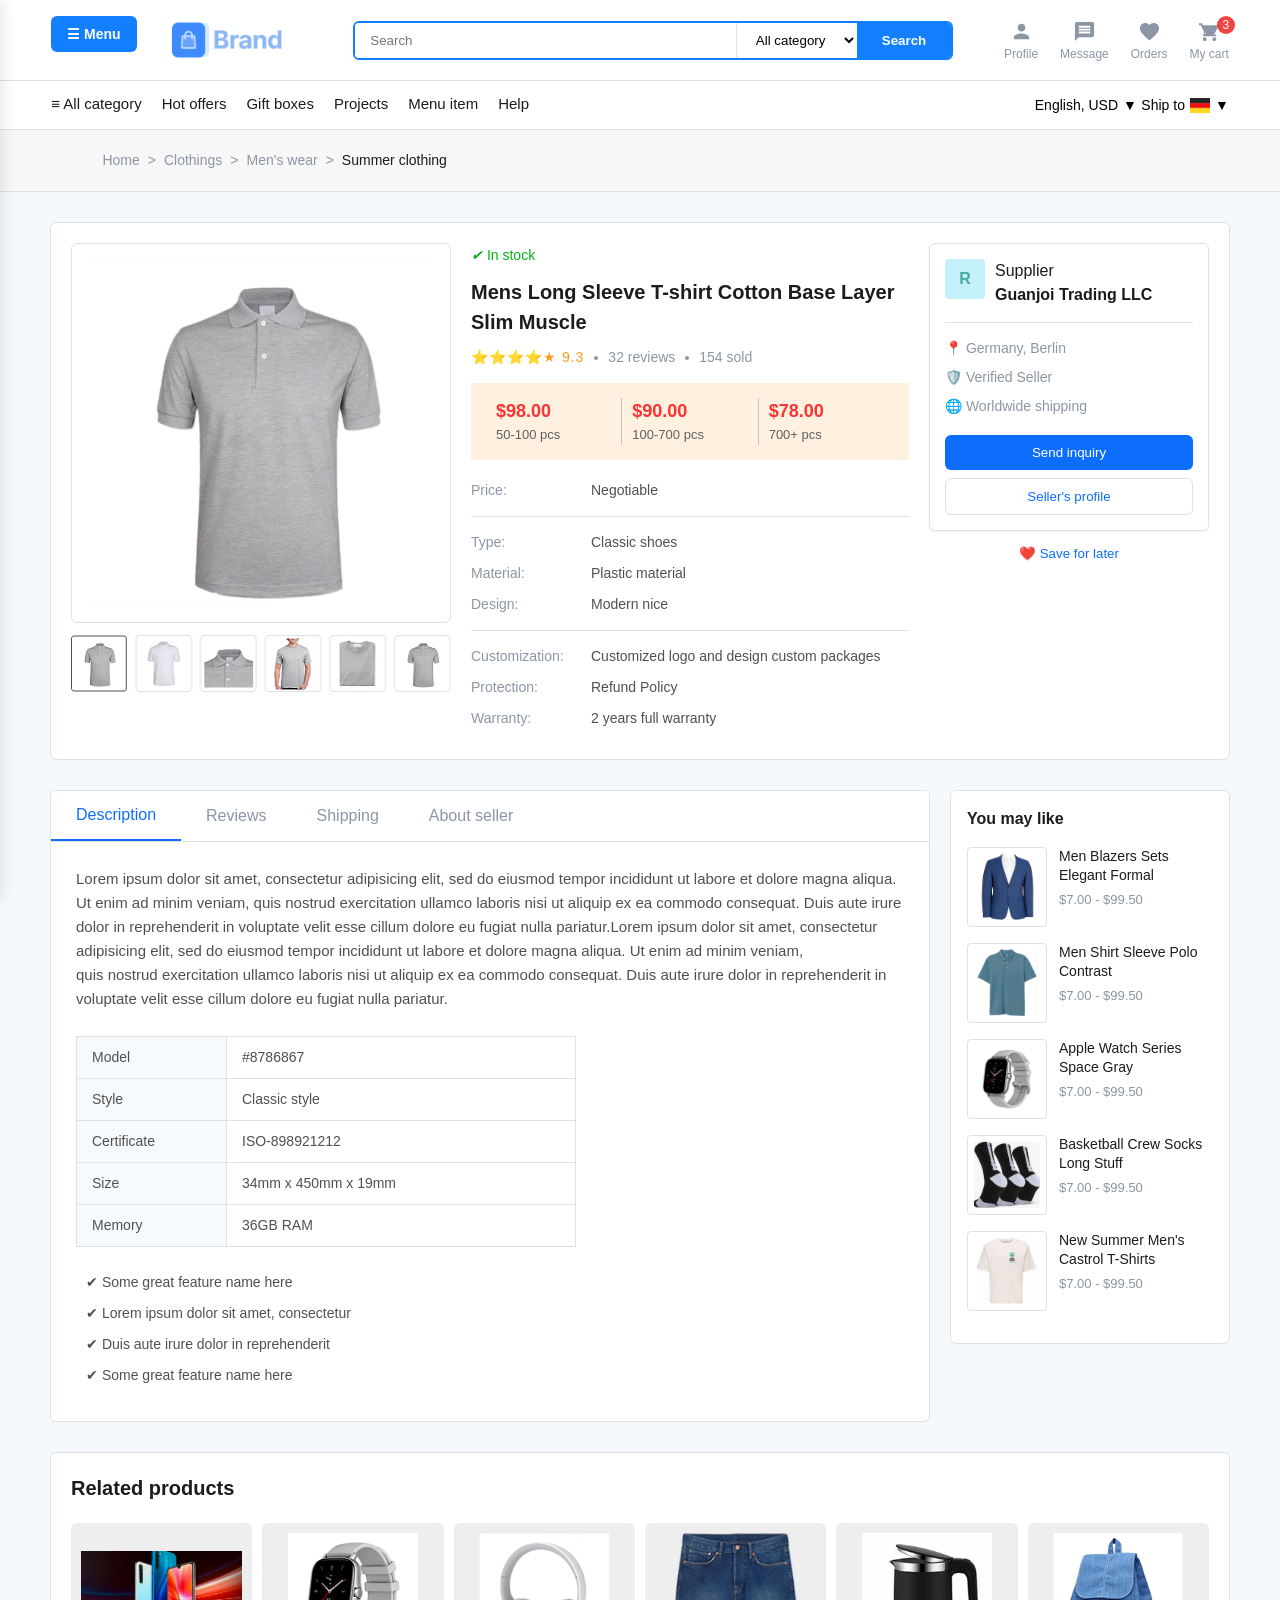
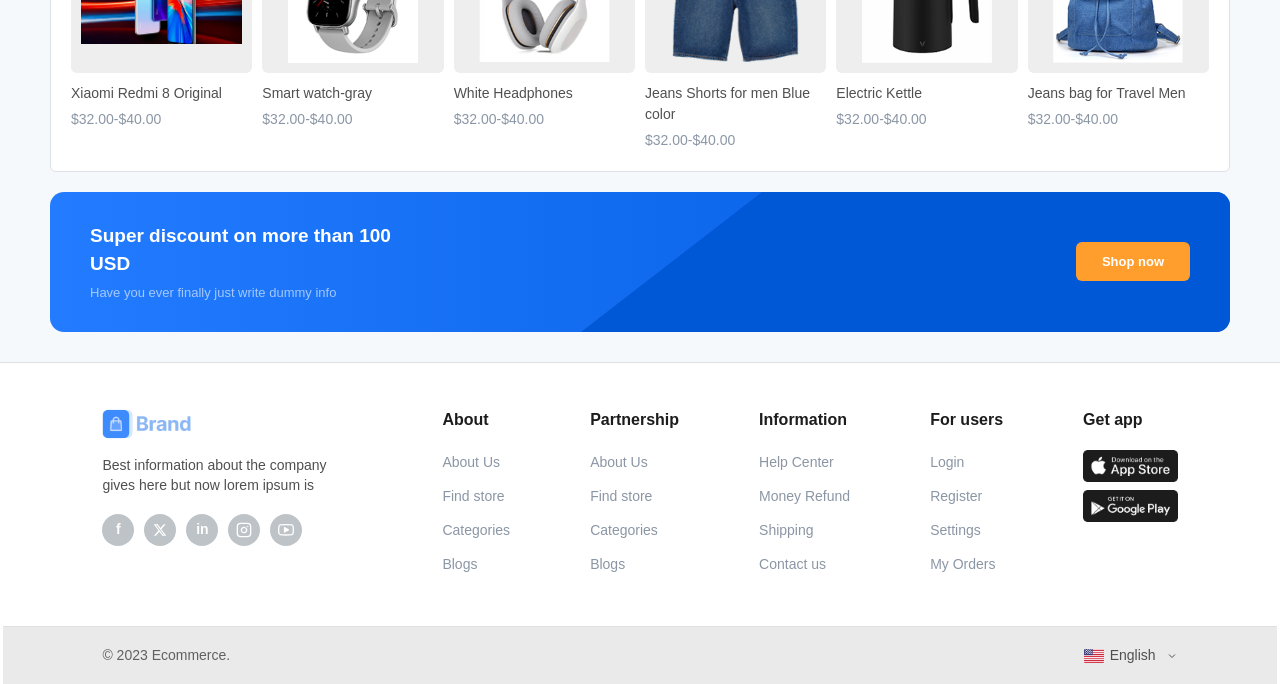
<file: products-detail.html>
<!DOCTYPE html>
<html lang="en">
<head>
    <meta charset="UTF-8">
    <meta name="viewport" content="width=device-width, initial-scale=1.0">
    <title>Products_detail page</title>
    <link rel="stylesheet" href="css/style.css">
</head>
<body>
<aside class="sidebar">
    <div class="sidebar-top-accent"></div>
    <div class="sidebar-header">
        <button class="sidebar-close-btn" onclick="toggleSidebar()">&times;</button>
        <div class="sidebar-user-profile">
            <div class="sidebar-avatar">
                <svg viewBox="0 0 24 24" fill="#b0b8c1" width="32" height="32"><path d="M12 12c2.21 0 4-1.79 4-4s-1.79-4-4-4-4 1.79-4 4 1.79 4 4 4zm0 2c-2.67 0-8 1.34-8 4v2h16v-2c0-2.66-5.33-4-8-4z"/></svg>
            </div>
            <div class="sidebar-auth-links">
                <a href="#">Sign in</a> <span class="divider-text">|</span> <a href="#">Register</a>
            </div>
        </div>
    </div>
    <nav class="sidebar-menu">
        <ul class="sidebar-menu-group">
            <li><a href="#" class="sidebar-menu-link"><svg class="sidebar-menu-icon" viewBox="0 0 24 24" fill="none" stroke="currentColor" stroke-width="2" width="20" height="20"><path d="M3 9l9-7 9 7v11a2 2 0 0 1-2 2H5a2 2 0 0 1-2-2z"></path><polyline points="9 22 9 12 15 12 15 22"></polyline></svg><span>Home</span></a></li>
            <li><a href="#" class="sidebar-menu-link"><svg class="sidebar-menu-icon" viewBox="0 0 24 24" fill="none" stroke="currentColor" stroke-width="2" width="20" height="20"><line x1="8" y1="6" x2="21" y2="6"></line><line x1="8" y1="12" x2="21" y2="12"></line><line x1="8" y1="18" x2="21" y2="18"></line><line x1="3" y1="6" x2="3.01" y2="6"></line><line x1="3" y1="12" x2="3.01" y2="12"></line><line x1="3" y1="18" x2="3.01" y2="18"></line></svg><span>Categories</span></a></li>
            <li><a href="#" class="sidebar-menu-link"><svg class="sidebar-menu-icon" viewBox="0 0 24 24" fill="none" stroke="currentColor" stroke-width="2" width="20" height="20"><path d="M20.84 4.61a5.5 5.5 0 0 0-7.78 0L12 5.67l-1.06-1.06a5.5 5.5 0 0 0-7.78 7.78l1.06 1.06L12 21.23l7.78-7.78 1.06-1.06a5.5 5.5 0 0 0 0-7.78z"></path></svg><span>Favorites</span></a></li>
            <li><a href="#" class="sidebar-menu-link"><svg class="sidebar-menu-icon" viewBox="0 0 24 24" fill="none" stroke="currentColor" stroke-width="2" width="20" height="20"><circle cx="9" cy="21" r="1"></circle><circle cx="20" cy="21" r="1"></circle><path d="M1 1h4l2.68 13.39a2 2 0 0 0 2 1.61h9.72a2 2 0 0 0 2-1.61L23 6H6"></path></svg><span>My orders</span></a></li>
        </ul>
        <div class="sidebar-divider"></div>
        <ul class="sidebar-menu-group">
            <li><a href="#" class="sidebar-menu-link"><svg class="sidebar-menu-icon" viewBox="0 0 24 24" fill="none" stroke="currentColor" stroke-width="2" width="20" height="20"><circle cx="12" cy="12" r="10"></circle><path d="M12 6v6l4 2"></path></svg><span>English | USD</span></a></li>
            <li><a href="#" class="sidebar-menu-link"><svg class="sidebar-menu-icon" viewBox="0 0 24 24" fill="none" stroke="currentColor" stroke-width="2" width="20" height="20"><path d="M21 15a2 2 0 0 1-2 2H7l-4 4V5a2 2 0 0 1 2-2h14a2 2 0 0 1 2 2z"></path></svg><span>Contact us</span></a></li>
            <li><a href="#" class="sidebar-menu-link"><svg class="sidebar-menu-icon" viewBox="0 0 24 24" fill="none" stroke="currentColor" stroke-width="2" width="20" height="20"><rect x="3" y="3" width="18" height="18" rx="2" ry="2"></rect><line x1="9" y1="9" x2="15" y2="9"></line><line x1="9" y1="15" x2="15" y2="15"></line></svg><span>About</span></a></li>
        </ul>
        <div class="sidebar-divider"></div>
        <ul class="sidebar-menu-group sidebar-legal-group">
            <li><a href="#" class="sidebar-legal-link">User agreement</a></li>
            <li><a href="#" class="sidebar-legal-link">Partnership</a></li>
            <li><a href="#" class="sidebar-legal-link">Privacy policy</a></li>
        </ul>
    </nav>
    <div class="sidebar-bottom-accent"></div>
</aside>
<div class="sidebar-overlay" onclick="toggleSidebar()"></div>
    <header class="main-header">
        <div class="header-top">
            <button class="menu-trigger" onclick="toggleSidebar()">☰ Menu</button>
            <div class="logo">
                <img src="assets/images/logo-colored.png" alt="Company Brand Logo">
            </div>
            <div class="search-wrapper">
                <input type="text" class="search-input" placeholder="Search">
                <select class="category-dropdown">
                    <option>All category</option>
                </select>
                <button class="search-btn">Search</button>
            </div>
            <nav class="nav-icons">
    <a href="#" class="icon-link">
        <svg width="20" height="20" viewBox="0 0 24 24" fill="currentColor" class="nav-svg-icon">
            <path d="M12 12c2.21 0 4-1.79 4-4s-1.79-4-4-4-4 1.79-4 4 1.79 4 4 4zm0 2c-2.67 0-8 1.34-8 4v2h16v-2c0-2.66-5.33-4-8-4z"/>
        </svg>
        <span>Profile</span>
    </a>
    <a href="#" class="icon-link">
        <svg width="20" height="20" viewBox="0 0 24 24" fill="currentColor" class="nav-svg-icon">
            <path d="M20 2H4c-1.1 0-1.99.9-1.99 2L2 22l4-4h14c1.1 0 2-.9 2-2V4c0-1.1-.9-2-2-2zm-2 12H6v-2h12v2zm0-3H6V9h12v2zm0-3H6V6h12v2z"/>
        </svg>
        <span>Message</span>
    </a>
    <a href="#" class="icon-link">
        <svg width="20" height="20" viewBox="0 0 24 24" fill="currentColor" class="nav-svg-icon">
            <path d="M12 21.35l-1.45-1.32C5.4 15.36 2 12.28 2 8.5 2 5.42 4.42 3 7.5 3c1.74 0 3.41.81 4.5 2.09C13.09 3.81 14.76 3 16.5 3 19.58 3 22 5.42 22 8.5c0 3.78-3.4 6.86-8.55 11.54L12 21.35z"/>
        </svg>
        <span>Orders</span>
    </a>
    <a href="#" class="icon-link">
        <svg width="20" height="20" viewBox="0 0 24 24" fill="currentColor" class="nav-svg-icon">
            <path d="M7 18c-1.1 0-1.99.9-1.99 2S5.9 22 7 22s2-.9 2-2-.9-2-2-2zm10 0c-1.1 0-1.99.9-1.99 2s.89 2 1.99 2 2-.9 2-2-.9-2-2-2zm-8.9-3h7.45c.75 0 1.41-.41 1.75-1.03l3.86-7.01c.39-.71-.12-1.56-.93-1.56H5.21l-.94-2H1v2h2l3.6 7.59-1.35 2.44C4.52 15.37 5.48 17 7 17h12v-2H7l1.1-2z"/>
        </svg>
        <span>My cart</span>
    </a>
</nav>
        </div>

        <div class="header-nav-bar">
            <div class="nav-left-links">
                <a href="#" class="nav-menu-link active-nav"><span class="menu-icon">≡</span> All category</a>
                <a href="#" class="nav-menu-link">Hot offers</a>
                <a href="#" class="nav-menu-link">Gift boxes</a>
                <a href="#" class="nav-menu-link">Projects</a>
                <a href="#" class="nav-menu-link">Menu item</a>
                <a href="#" class="nav-menu-link">Help</a>
            </div>
           <div class="nav-right-settings">
    <div class="dropdown">
        <button class="dropbtn">English, USD <span class="arrow">▼</span></button>
        <div class="dropdown-content">
            <a href="#">French, EUR</a>
            <a href="#">Spanish, USD</a>
            <a href="#">Arabic Emirates, AE</a>
            <a href="#">Australia, AU</a>
            <a href="#">China, CN</a>
            <a href="#">Italy, IT</a>
            <a href="#">Denmark, DK</a>
            <a href="#">United States, US</a>
        </div>
    </div>

    <div class="dropdown">
        <button class="dropbtn">
            Ship to <img src="assets/images/DE@2x.png" alt="DE" class="nav-flag-icon"> <span class="arrow">▼</span>
        </button>
        <div class="dropdown-content">
           <a href="#"><img src="assets/images/US@2x.png" alt="US"> US</a><br>
            <a href="#"><img src="assets/images/RU@2x.png" alt="RU"> Russia</a><br>
            <a href="#"><img src="assets/images/AE@2x.png" alt="AE"> Arabian Emirates</a><br>
            <a href="#"><img src="assets/images/GB@2x.png" alt="GB"> Australia</a><br>
            <a href="#"><img src="assets/images/IT@2x.png" alt="IT"> Italy</a><br>
            <a href="#"><img src="assets/images/CN@2x.png" alt="CN"> China</a><br>
            <a href="#"><img src="assets/images/DK@2x.png" alt="DK"> Denmark</a><br>

        </div>
    </div>
</div>
        </div>
    </header>
    <nav class="breadcrumb-container">
    <ul class="breadcrumb">
        <li><a href="#">Home</a></li>
        <li><a href="#">Clothings</a></li>
        <li><a href="#">Men's wear</a></li>
        <li class="active">Summer clothing</li>
    </ul>
</nav>
<section class="product-container">
    <!-- LEFT: GALLERY -->
    <div class="product-gallery">
    <!-- Main Big Image -->
    <div class="main-image">
        <img src="assets/images/image 34.1.png" alt="Mens Long Sleeve T-shirt">
    </div>

    <!-- The Single Gallery Strip -->
    <div class="gallery-strip-container">
        <img src="assets/images/Gallery.png" alt="Thumbnails Gallery" class="gallery-img">
    </div>
</div>

    <!-- MIDDLE: PRODUCT INFO -->
    <div class="info-col">
        <span class="stock-status"><i class="check">✔</i> In stock</span>
        <h1 class="product-title">Mens Long Sleeve T-shirt Cotton Base Layer Slim Muscle</h1>
        
        <div class="rating-row">
            <span class="stars">⭐⭐⭐⭐★ 9.3</span>
            <span class="dot"></span>
            <span class="reviews">32 reviews</span>
            <span class="dot"></span>
            <span class="sold">154 sold</span>
        </div>

        <div class="price-box">
            <div class="price-item active">
                <h3>$98.00</h3>
                <p>50-100 pcs</p>
            </div>
            <div class="price-item">
                <h3>$90.00</h3>
                <p>100-700 pcs</p>
            </div>
            <div class="price-item">
                <h3>$78.00</h3>
                <p>700+ pcs</p>
            </div>
        </div>

        <div class="specs">
            <div class="spec-item"><span class="label">Price:</span> <span class="value">Negotiable</span></div>
            <hr>
            <div class="spec-item"><span class="label">Type:</span> <span class="value">Classic shoes</span></div>
            <div class="spec-item"><span class="label">Material:</span> <span class="value">Plastic material</span></div>
            <div class="spec-item"><span class="label">Design:</span> <span class="value">Modern nice</span></div>
            <hr>
            <div class="spec-item"><span class="label">Customization:</span> <span class="value">Customized logo and design custom packages</span></div>
            <div class="spec-item"><span class="label">Protection:</span> <span class="value">Refund Policy</span></div>
            <div class="spec-item"><span class="label">Warranty:</span> <span class="value">2 years full warranty</span></div>
        </div>
    </div>

    <!-- RIGHT: SELLER INFO -->
    <div class="seller-col">
        <div class="seller-card">
            <div class="supplier-info">
                <div class="supplier-logo">R</div>
                <div class="supplier-name">
                    <p>Supplier</p>
                    <strong>Guanjoi Trading LLC</strong>
                </div>
            </div>
            <div class="seller-details">
                <p>📍 Germany, Berlin</p>
                <p>🛡️ Verified Seller</p>
                <p>🌐 Worldwide shipping</p>
            </div>
            <button class="btn-primary">Send inquiry</button>
            <button class="btn-secondary">Seller's profile</button>
        </div>
        <button class="btn-text">❤️ Save for later</button>
    </div>
</section>
<section class="description-container">
    <!-- LEFT SIDE: TABS AND CONTENT -->
    <div class="description-main">
        <!-- TABS HEADER -->
        <div class="tabs-header">
            <button class="tab-btn active">Description</button>
            <button class="tab-btn">Reviews</button>
            <button class="tab-btn">Shipping</button>
            <button class="tab-btn">About seller</button>
        </div>

        <!-- CONTENT BODY -->
        <div class="tabs-content">
            <p class="desc-text">
                Lorem ipsum dolor sit amet, consectetur adipisicing elit, sed do eiusmod tempor incididunt ut labore et dolore magna aliqua. Ut enim ad minim veniam, quis nostrud exercitation ullamco laboris nisi ut aliquip ex ea commodo consequat. Duis aute irure dolor in reprehenderit in voluptate velit esse cillum dolore eu fugiat nulla pariatur.Lorem ipsum dolor sit amet, consectetur adipisicing elit, sed do eiusmod tempor incididunt ut labore et dolore magna aliqua. Ut enim ad minim veniam,<br>
                 quis nostrud exercitation ullamco laboris nisi ut aliquip ex ea commodo consequat. Duis aute irure dolor in reprehenderit in voluptate velit esse cillum dolore eu fugiat nulla pariatur.  
            </p>
            <!-- SPECIFICATION TABLE -->
            <table class="specs-data-table">
                <tr>
                    <td class="label-td">Model</td>
                    <td>#8786867</td>
                </tr>
                <tr>
                    <td class="label-td">Style</td>
                    <td>Classic style</td>
                </tr>
                <tr>
                    <td class="label-td">Certificate</td>
                    <td>ISO-898921212</td>
                </tr>
                <tr>
                    <td class="label-td">Size</td>
                    <td>34mm x 450mm x 19mm</td>
                </tr>
                <tr>
                    <td class="label-td">Memory</td>
                    <td>36GB RAM</td>
                </tr>
            </table>

            <!-- FEATURE LIST -->
            <ul class="feature-list">
                <li><i class="fa-solid fa-check"></i>✔ Some great feature name here</li>
                <li><i class="fa-solid fa-check"></i>✔ Lorem ipsum dolor sit amet, consectetur</li>
                <li><i class="fa-solid fa-check"></i>✔ Duis aute irure dolor in reprehenderit</li>
                <li><i class="fa-solid fa-check"></i>✔ Some great feature name here</li>
            </ul>
        </div>
    </div>

   <!-- RIGHT SIDE: YOU MAY LIKE SIDEBAR -->
<aside class="sidebar-recommendations">
    <div class="sidebar-card">
        <h3 class="sidebar-title">You may like</h3>
        
        <!-- Rec Item 1 -->
        <div class="rec-item">
            <div class="rec-img"><img src="assets/images/image 30.png" alt="Blazer"></div>
            <div class="rec-info">
                <p class="rec-name">Men Blazers Sets Elegant Formal</p>
                <span class="rec-price">$7.00 - $99.50</span>
            </div>
        </div> 

        <!-- Rec Item 2 -->
        <div class="rec-item">
            <div class="rec-img"><img src="assets/images/Bitmap.png" alt="Shirt"></div>
            <div class="rec-info">
                <p class="rec-name">Men Shirt Sleeve Polo Contrast</p>
                <span class="rec-price">$7.00 - $99.50</span>
            </div>
        </div> 

        <!-- Rec Item 3 -->
        <div class="rec-item">
            <div class="rec-img"><img src="assets/images/8.png" alt="Watch"></div>
            <div class="rec-info">
                <p class="rec-name">Apple Watch Series Space Gray</p>
                <span class="rec-price">$7.00 - $99.50</span>
            </div>
        </div> 

        <!-- Rec Item 4 -->
        <div class="rec-item">
            <div class="rec-img"><img src="assets/images/socks.png" alt="Socks"></div>
            <div class="rec-info">
                <p class="rec-name">Basketball Crew Socks Long Stuff</p>
                <span class="rec-price">$7.00 - $99.50</span>
            </div>
        </div> 

        <!-- Rec Item 5 -->
        <div class="rec-item">
            <div class="rec-img"><img src="assets/images/T-shirt.png" alt="T-Shirt"></div>
            <div class="rec-info">
                <p class="rec-name">New Summer Men's Castrol T-Shirts</p>
                <span class="rec-price">$7.00 - $99.50</span>
            </div>
        </div> 

    </div>
</aside>
</section>
<section class="related-products-section">
    <!-- PRODUCT GRID SECTION -->
    <div class="related-products-card">
        <h3 class="section-title">Related products</h3>
        
        <div class="related-grid">
            <!-- Product 1 -->
            <div class="rel-item">
                <div class="rel-img-box"><img src="assets/images/xiaomi.png" alt="Product"></div>
                <p class="rel-name">Xiaomi Redmi 8 Original</p>
                <p class="rel-price">$32.00-$40.00</p>
            </div>
            <!-- Product 2 -->
            <div class="rel-item">
                <div class="rel-img-box"><img src="assets/images/8.png" alt="Product"></div>
                <p class="rel-name">Smart watch-gray</p>
                <p class="rel-price">$32.00-$40.00</p>
            </div>
            <!-- Product 3 -->
            <div class="rel-item">
                <div class="rel-img-box"><img src="assets/images/image 86.png" alt="Product"></div>
                <p class="rel-name">White Headphones</p>
                <p class="rel-price">$32.00-$40.00</p>
            </div>
            <!-- Product 4 -->
            <div class="rel-item">
                <div class="rel-img-box"><img src="assets/images/Bitmap (2).png" alt="Product"></div>
                <p class="rel-name">Jeans Shorts for men Blue color</p>
                <p class="rel-price">$32.00-$40.00</p>
            </div>
            <!-- Product 5 -->
            <div class="rel-item">
                <div class="rel-img-box"><img src="assets/images/image 85.png" alt="Product"></div>
                <p class="rel-name">Electric Kettle</p>
                <p class="rel-price">$32.00-$40.00</p>
            </div>
            <!-- Product 6 -->
            <div class="rel-item">
                <div class="rel-img-box"><img src="assets/images/image 26.png" alt="Product"></div>
                <p class="rel-name">Jeans bag for Travel Men</p>
                <p class="rel-price">$32.00-$40.00</p>
            </div>
        </div>
    </div>

    <!-- BLUE DISCOUNT BANNER -->
    <div class="discount-banner">
        <div class="banner-text">
            <h3>Super discount on more than 100 USD</h3>
            <p>Have you ever finally just write dummy info</p>
        </div>
        <button class="shop-now-btn">Shop now</button>
    </div>
</section>
<footer class="main-footer">
        <div class="footer-top-container">
            
            <div class="footer-brand-col">
                <div class="footer-logo">
                    <img src="assets/images/logo-colored.png" alt="Brand Logo" onerror="this.style.display='none'"></div>
                <p class="brand-info-summary">Best information about the company gives here but now lorem ipsum is</p>
                <div class="social-links-row">
    <a href="#" class="social-icon" aria-label="Facebook"><span>f</span></a>
    
    <a href="#" class="social-icon" aria-label="Twitter">
        <svg width="14" height="14" viewBox="0 0 24 24" fill="#ffffff">
            <path d="M18.244 2.25h3.308l-7.227 8.26 8.502 11.24H16.17l-5.214-6.817L4.99 21.75H1.68l7.73-8.835L1.254 2.25H8.08l4.713 6.231zm-1.161 17.52h1.833L7.084 4.126H5.117z"/>
        </svg>
    </a>
    
    <a href="#" class="social-icon" aria-label="LinkedIn"><span>in</span></a>
    
    <a href="#" class="social-icon" aria-label="Instagram">
        <svg width="16" height="16" viewBox="0 0 24 24" fill="none" stroke="#ffffff" stroke-width="2" stroke-linecap="round" stroke-linejoin="round">
            <rect x="2" y="2" width="20" height="20" rx="5" ry="5"></rect>
            <path d="M16 11.37A4 4 0 1 1 12.63 8 4 4 0 0 1 16 11.37z"></path>
            <line x1="17.5" y1="6.5" x2="17.51" y2="6.5"></line>
        </svg>
    </a>
    
    <a href="#" class="social-icon" aria-label="YouTube">
        <svg width="16" height="16" viewBox="0 0 24 24" fill="none" stroke="#ffffff" stroke-width="2" stroke-linecap="round" stroke-linejoin="round">
            <path d="M22.54 6.42a2.78 2.78 0 0 0-1.94-2C18.88 4 12 4 12 4s-6.88 0-8.6.46a2.78 2.78 0 0 0-1.94 2A29 29 0 0 0 1 11.75a29 29 0 0 0 .46 5.33A2.78 2.78 0 0 0 3.4 19c1.72.46 8.6.46 8.6.46s6.88 0 8.6-.46a2.78 2.78 0 0 0 1.94-2 29 29 0 0 0 .46-5.25 29 29 0 0 0-.46-5.33z"></path>
            <polygon points="9.75 15.02 15.5 11.75 9.75 8.48 9.75 15.02" fill="#ffffff"></polygon>
        </svg>
    </a>
</div>
            </div>

            <div class="footer-links-col">
                <h4>About</h4>
                <ul>
                    <li><a href="#">About Us</a></li>
                    <li><a href="#">Find store</a></li>
                    <li><a href="#">Categories</a></li>
                    <li><a href="#">Blogs</a></li>
                </ul>
            </div>

            <div class="footer-links-col">
                <h4>Partnership</h4>
                <ul>
                    <li><a href="#">About Us</a></li>
                    <li><a href="#">Find store</a></li>
                    <li><a href="#">Categories</a></li>
                    <li><a href="#">Blogs</a></li>
                </ul>
            </div>

            <div class="footer-links-col">
                <h4>Information</h4>
                <ul>
                    <li><a href="#">Help Center</a></li>
                    <li><a href="#">Money Refund</a></li>
                    <li><a href="#">Shipping</a></li>
                    <li><a href="#">Contact us</a></li>
                </ul>
            </div>

            <div class="footer-links-col">
                <h4>For users</h4>
                <ul>
                    <li><a href="#">Login</a></li>
                    <li><a href="#">Register</a></li>
                    <li><a href="#">Settings</a></li>
                    <li><a href="#">My Orders</a></li>
                </ul>
            </div>

            <div class="footer-apps-col">
                <h4>Get app</h4>
                <div class="app-buttons-stack">
                    <a href="#" class="store-badge-link">
                        <img src="assets/images/market-button.png" alt="Download on the App Store" class="store-svg-img">
                    </a>
                    <a href="#" class="store-badge-link">
                        <img src="assets/images/Group.png" alt="Get it on Google Play" class="store-svg-img">
                    </a>
                
                </div>
            </div>

        </div>

        <div class="footer-bottom-bar">
    <p class="copyright-text">© 2023 Ecommerce.</p>
    
    <div class="dropdown footer-dropdown">
        <div class="footer-language-selector dropbtn">
            <img src="assets/images/US@2x.png" alt="US Flag" class="mini-lang-flag">
            <span>English</span>
            <svg width="12" height="12" viewBox="0 0 24 24" fill="none" stroke="#505050" stroke-width="2" style="margin-left:4px;"><polyline points="6 9 12 15 18 9"></polyline></svg>
        </div>
        
        <div class="dropdown-content">
            <a href="#"><img src="assets/images/US@2x.png" alt="US"> US</a>
            <a href="#"><img src="assets/images/RU@2x.png" alt="RU"> Russia</a>
            <a href="#"><img src="assets/images/AE@2x.png" alt="AE"> Arabian Emirates</a>
            <a href="#"><img src="assets/images/GB@2x.png" alt="GB"> Australia</a>
            <a href="#"><img src="assets/images/IT@2x.png" alt="IT"> Italy</a>
            <a href="#"><img src="assets/images/CN@2x.png" alt="CN"> China</a>
            <a href="#"><img src="assets/images/DK@2x.png" alt="DK"> Denmark</a>
        </div>
    </div>
</div>
        </div>
    </footer>
    </main>
    <script src="js/main.js"></script>
</body>
</html>
</file>
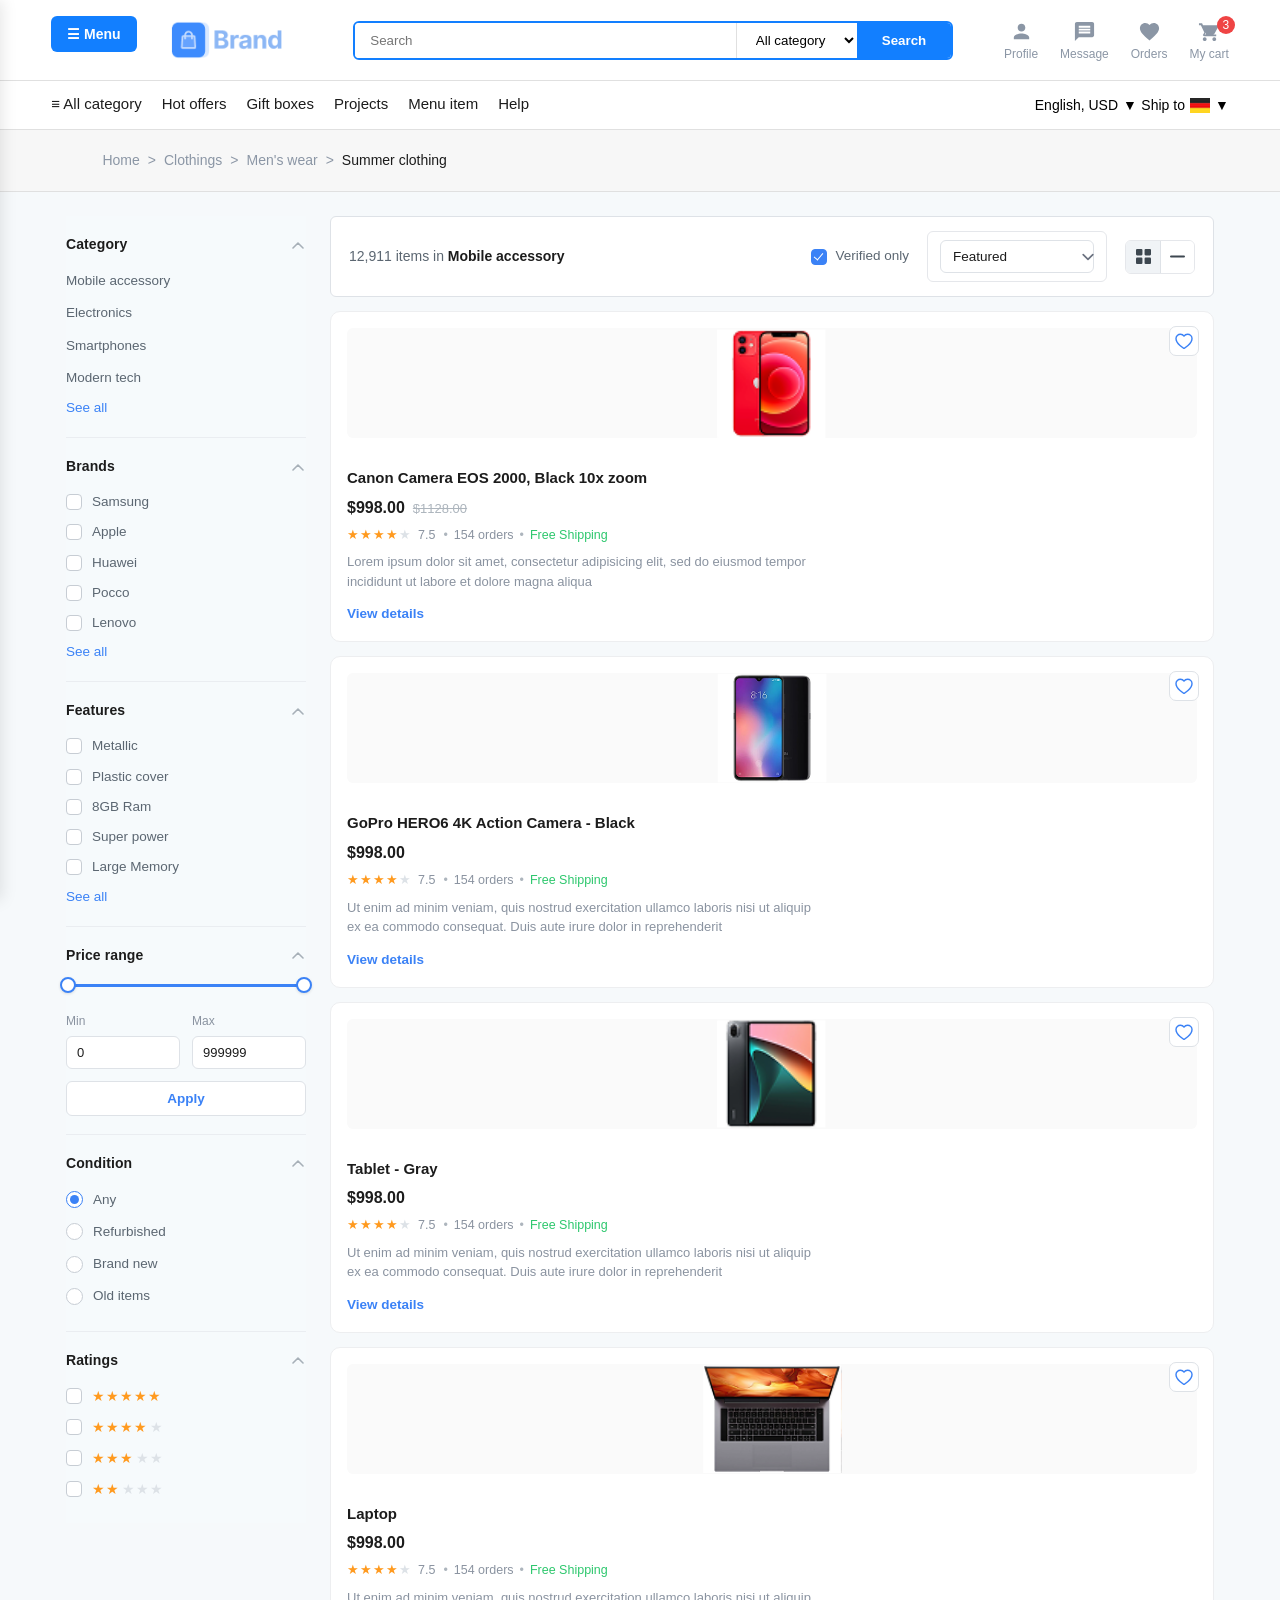
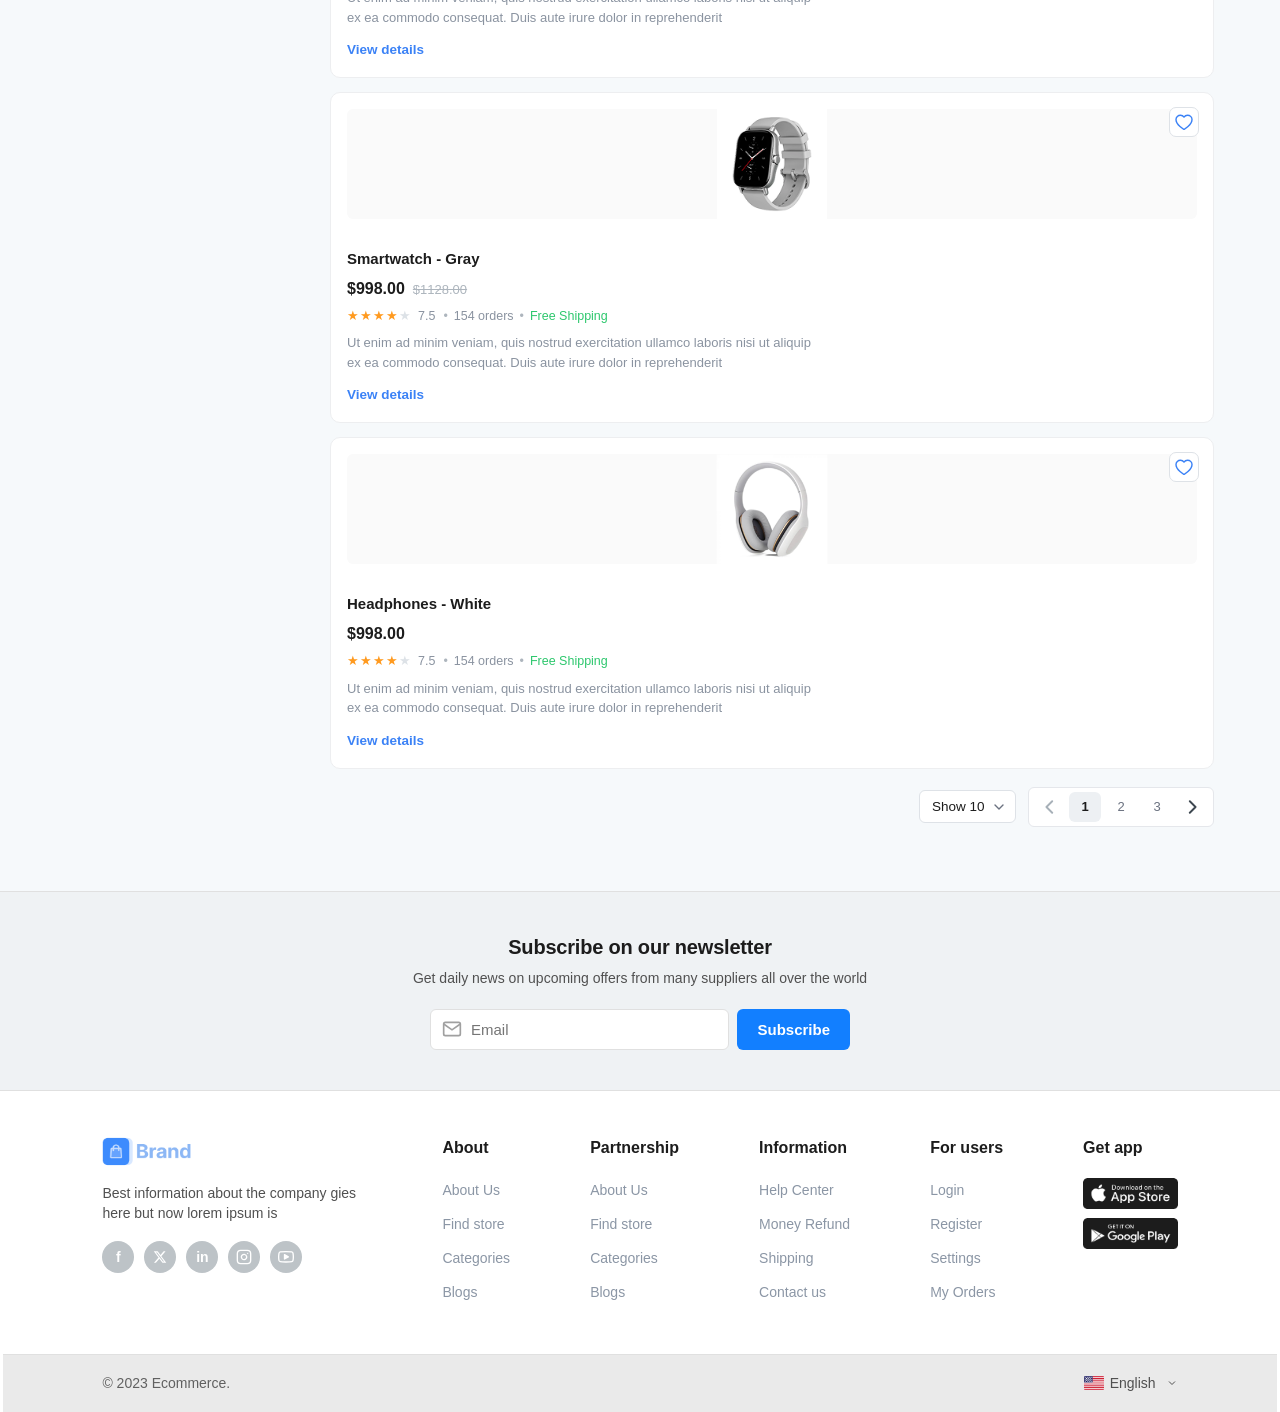
<file: shop.html>
<!DOCTYPE html>
<html lang="en">
<head>
    <meta charset="UTF-8">
    <meta name="viewport" content="width=device-width, initial-scale=1.0">
    <title>Products_Listing page</title>
    <link rel="stylesheet" href="css/style.css">
</head>
<body>
<aside class="sidebar">
    <div class="sidebar-top-accent"></div>
    <div class="sidebar-header">
        <button class="sidebar-close-btn" onclick="toggleSidebar()">&times;</button>
        <div class="sidebar-user-profile">
            <div class="sidebar-avatar">
                <svg viewBox="0 0 24 24" fill="#b0b8c1" width="32" height="32"><path d="M12 12c2.21 0 4-1.79 4-4s-1.79-4-4-4-4 1.79-4 4 1.79 4 4 4zm0 2c-2.67 0-8 1.34-8 4v2h16v-2c0-2.66-5.33-4-8-4z"/></svg>
            </div>
            <div class="sidebar-auth-links">
                <a href="#">Sign in</a> <span class="divider-text">|</span> <a href="#">Register</a>
            </div>
        </div>
    </div>
    <nav class="sidebar-menu">
        <ul class="sidebar-menu-group">
            <li><a href="#" class="sidebar-menu-link"><svg class="sidebar-menu-icon" viewBox="0 0 24 24" fill="none" stroke="currentColor" stroke-width="2" width="20" height="20"><path d="M3 9l9-7 9 7v11a2 2 0 0 1-2 2H5a2 2 0 0 1-2-2z"></path><polyline points="9 22 9 12 15 12 15 22"></polyline></svg><span>Home</span></a></li>
            <li><a href="#" class="sidebar-menu-link"><svg class="sidebar-menu-icon" viewBox="0 0 24 24" fill="none" stroke="currentColor" stroke-width="2" width="20" height="20"><line x1="8" y1="6" x2="21" y2="6"></line><line x1="8" y1="12" x2="21" y2="12"></line><line x1="8" y1="18" x2="21" y2="18"></line><line x1="3" y1="6" x2="3.01" y2="6"></line><line x1="3" y1="12" x2="3.01" y2="12"></line><line x1="3" y1="18" x2="3.01" y2="18"></line></svg><span>Categories</span></a></li>
            <li><a href="#" class="sidebar-menu-link"><svg class="sidebar-menu-icon" viewBox="0 0 24 24" fill="none" stroke="currentColor" stroke-width="2" width="20" height="20"><path d="M20.84 4.61a5.5 5.5 0 0 0-7.78 0L12 5.67l-1.06-1.06a5.5 5.5 0 0 0-7.78 7.78l1.06 1.06L12 21.23l7.78-7.78 1.06-1.06a5.5 5.5 0 0 0 0-7.78z"></path></svg><span>Favorites</span></a></li>
            <li><a href="#" class="sidebar-menu-link"><svg class="sidebar-menu-icon" viewBox="0 0 24 24" fill="none" stroke="currentColor" stroke-width="2" width="20" height="20"><circle cx="9" cy="21" r="1"></circle><circle cx="20" cy="21" r="1"></circle><path d="M1 1h4l2.68 13.39a2 2 0 0 0 2 1.61h9.72a2 2 0 0 0 2-1.61L23 6H6"></path></svg><span>My orders</span></a></li>
        </ul>
        <div class="sidebar-divider"></div>
        <ul class="sidebar-menu-group">
            <li><a href="#" class="sidebar-menu-link"><svg class="sidebar-menu-icon" viewBox="0 0 24 24" fill="none" stroke="currentColor" stroke-width="2" width="20" height="20"><circle cx="12" cy="12" r="10"></circle><path d="M12 6v6l4 2"></path></svg><span>English | USD</span></a></li>
            <li><a href="#" class="sidebar-menu-link"><svg class="sidebar-menu-icon" viewBox="0 0 24 24" fill="none" stroke="currentColor" stroke-width="2" width="20" height="20"><path d="M21 15a2 2 0 0 1-2 2H7l-4 4V5a2 2 0 0 1 2-2h14a2 2 0 0 1 2 2z"></path></svg><span>Contact us</span></a></li>
            <li><a href="#" class="sidebar-menu-link"><svg class="sidebar-menu-icon" viewBox="0 0 24 24" fill="none" stroke="currentColor" stroke-width="2" width="20" height="20"><rect x="3" y="3" width="18" height="18" rx="2" ry="2"></rect><line x1="9" y1="9" x2="15" y2="9"></line><line x1="9" y1="15" x2="15" y2="15"></line></svg><span>About</span></a></li>
        </ul>
        <div class="sidebar-divider"></div>
        <ul class="sidebar-menu-group sidebar-legal-group">
            <li><a href="#" class="sidebar-legal-link">User agreement</a></li>
            <li><a href="#" class="sidebar-legal-link">Partnership</a></li>
            <li><a href="#" class="sidebar-legal-link">Privacy policy</a></li>
        </ul>
    </nav>
    <div class="sidebar-bottom-accent"></div>
</aside>
<div class="sidebar-overlay" onclick="toggleSidebar()"></div>
    <header class="main-header">
        <div class="header-top">
            <button class="menu-trigger" onclick="toggleSidebar()">☰ Menu</button>
            <div class="logo">
                <img src="assets/images/logo-colored.png" alt="Company Brand Logo">
            </div>
            <div class="search-wrapper">
                <input type="text" class="search-input" placeholder="Search">
                <select class="category-dropdown">
                    <option>All category</option>
                </select>
                <button class="search-btn">Search</button>
            </div>
            <nav class="nav-icons">
    <a href="#" class="icon-link">
        <svg width="20" height="20" viewBox="0 0 24 24" fill="currentColor" class="nav-svg-icon">
            <path d="M12 12c2.21 0 4-1.79 4-4s-1.79-4-4-4-4 1.79-4 4 1.79 4 4 4zm0 2c-2.67 0-8 1.34-8 4v2h16v-2c0-2.66-5.33-4-8-4z"/>
        </svg>
        <span>Profile</span>
    </a>
    <a href="#" class="icon-link">
        <svg width="20" height="20" viewBox="0 0 24 24" fill="currentColor" class="nav-svg-icon">
            <path d="M20 2H4c-1.1 0-1.99.9-1.99 2L2 22l4-4h14c1.1 0 2-.9 2-2V4c0-1.1-.9-2-2-2zm-2 12H6v-2h12v2zm0-3H6V9h12v2zm0-3H6V6h12v2z"/>
        </svg>
        <span>Message</span>
    </a>
    <a href="#" class="icon-link">
        <svg width="20" height="20" viewBox="0 0 24 24" fill="currentColor" class="nav-svg-icon">
            <path d="M12 21.35l-1.45-1.32C5.4 15.36 2 12.28 2 8.5 2 5.42 4.42 3 7.5 3c1.74 0 3.41.81 4.5 2.09C13.09 3.81 14.76 3 16.5 3 19.58 3 22 5.42 22 8.5c0 3.78-3.4 6.86-8.55 11.54L12 21.35z"/>
        </svg>
        <span>Orders</span>
    </a>
    <a href="#" class="icon-link">
        <svg width="20" height="20" viewBox="0 0 24 24" fill="currentColor" class="nav-svg-icon">
            <path d="M7 18c-1.1 0-1.99.9-1.99 2S5.9 22 7 22s2-.9 2-2-.9-2-2-2zm10 0c-1.1 0-1.99.9-1.99 2s.89 2 1.99 2 2-.9 2-2-.9-2-2-2zm-8.9-3h7.45c.75 0 1.41-.41 1.75-1.03l3.86-7.01c.39-.71-.12-1.56-.93-1.56H5.21l-.94-2H1v2h2l3.6 7.59-1.35 2.44C4.52 15.37 5.48 17 7 17h12v-2H7l1.1-2z"/>
        </svg>
        <span>My cart</span>
    </a>
</nav>
        </div>

        <div class="header-nav-bar">
            <div class="nav-left-links">
                <a href="#" class="nav-menu-link active-nav"><span class="menu-icon">≡</span> All category</a>
                <a href="#" class="nav-menu-link">Hot offers</a>
                <a href="#" class="nav-menu-link">Gift boxes</a>
                <a href="#" class="nav-menu-link">Projects</a>
                <a href="#" class="nav-menu-link">Menu item</a>
                <a href="#" class="nav-menu-link">Help</a>
            </div>
           <div class="nav-right-settings">
    <div class="dropdown">
        <button class="dropbtn">English, USD <span class="arrow">▼</span></button>
        <div class="dropdown-content">
            <a href="#">French, EUR</a>
            <a href="#">Spanish, USD</a>
            <a href="#">Arabic Emirates, AE</a>
            <a href="#">Australia, AU</a>
            <a href="#">China, CN</a>
            <a href="#">Italy, IT</a>
            <a href="#">Denmark, DK</a>
            <a href="#">United States, US</a>
        </div>
    </div>

    <div class="dropdown">
        <button class="dropbtn">
            Ship to <img src="assets/images/DE@2x.png" alt="DE" class="nav-flag-icon"> <span class="arrow">▼</span>
        </button>
        <div class="dropdown-content">
            <a href="#"><img src="assets/images/US@2x.png" alt="US"> US</a><br>
            <a href="#"><img src="assets/images/RU@2x.png" alt="RU"> Russia</a><br>
            <a href="#"><img src="assets/images/AE@2x.png" alt="AE"> Arabian Emirates</a><br>
            <a href="#"><img src="assets/images/GB@2x.png" alt="GB"> Australia</a><br>
            <a href="#"><img src="assets/images/IT@2x.png" alt="IT"> Italy</a><br>
            <a href="#"><img src="assets/images/CN@2x.png" alt="CN"> China</a><br>
            <a href="#"><img src="assets/images/DK@2x.png" alt="DK"> Denmark</a><br>
        </div>
    </div>
</div>
        </div>
    </header>
    <nav class="breadcrumb-container">
    <ul class="breadcrumb">
        <li><a href="#">Home</a></li>
        <li><a href="#">Clothings</a></li>
        <li><a href="#">Men's wear</a></li>
        <li class="active">Summer clothing</li>
    </ul>
</nav>
  <div class="page-wrap">

    <!-- ================= SIDEBAR ================= -->
    <aside class="product-sidebar">

      <!-- Category -->
      <div class="filter-block">
        <div class="filter-head">
          <h3>Category</h3>
          <button class="chev" aria-label="Collapse Category">
            <svg width="12" height="8" viewBox="0 0 12 8" fill="none"><path d="M1 7L6 2L11 7" stroke="#A7B0B8" stroke-width="1.6" stroke-linecap="round" stroke-linejoin="round"/></svg>
          </button>
        </div>
        <ul class="plain-list">
          <li>Mobile accessory</li>
          <li>Electronics</li>
          <li>Smartphones</li>
          <li>Modern tech</li>
        </ul>
        <a href="#" class="see-all">See all</a>
      </div>

      <!-- Brands -->
      <div class="filter-block">
        <div class="filter-head">
          <h3>Brands</h3>
          <button class="chev" aria-label="Collapse Brands">
            <svg width="12" height="8" viewBox="0 0 12 8" fill="none"><path d="M1 7L6 2L11 7" stroke="#A7B0B8" stroke-width="1.6" stroke-linecap="round" stroke-linejoin="round"/></svg>
          </button>
        </div>
        <ul class="check-list">
          <li><label><input type="checkbox"><span class="box"></span>Samsung</label></li>
          <li><label><input type="checkbox"><span class="box"></span>Apple</label></li>
          <li><label><input type="checkbox"><span class="box"></span>Huawei</label></li>
          <li><label><input type="checkbox"><span class="box"></span>Pocco</label></li>
          <li><label><input type="checkbox"><span class="box"></span>Lenovo</label></li>
        </ul>
        <a href="#" class="see-all">See all</a>
      </div>

      <!-- Features -->
      <div class="filter-block">
        <div class="filter-head">
          <h3>Features</h3>
          <button class="chev" aria-label="Collapse Features">
            <svg width="12" height="8" viewBox="0 0 12 8" fill="none"><path d="M1 7L6 2L11 7" stroke="#A7B0B8" stroke-width="1.6" stroke-linecap="round" stroke-linejoin="round"/></svg>
          </button>
        </div>
        <ul class="check-list">
          <li><label><input type="checkbox"><span class="box"></span>Metallic</label></li>
          <li><label><input type="checkbox"><span class="box"></span>Plastic cover</label></li>
          <li><label><input type="checkbox"><span class="box"></span>8GB Ram</label></li>
          <li><label><input type="checkbox"><span class="box"></span>Super power</label></li>
          <li><label><input type="checkbox"><span class="box"></span>Large Memory</label></li>
        </ul>
        <a href="#" class="see-all">See all</a>
      </div>

      <!-- Price range -->
      <div class="filter-block">
        <div class="filter-head">
          <h3>Price range</h3>
          <button class="chev" aria-label="Collapse Price range">
            <svg width="12" height="8" viewBox="0 0 12 8" fill="none"><path d="M1 7L6 2L11 7" stroke="#A7B0B8" stroke-width="1.6" stroke-linecap="round" stroke-linejoin="round"/></svg>
          </button>
        </div>

        <div class="range-slider">
          <div class="range-track"></div>
          <div class="range-track-active"></div>
          <span class="range-handle" style="left:18%"></span>
          <span class="range-handle" style="left:62%"></span>
        </div>

        <div class="min-max-row">
          <div class="field">
            <label>Min</label>
            <input type="text" placeholder="0">
          </div>
          <div class="field">
            <label>Max</label>
            <input type="text" placeholder="999999">
          </div>
        </div>

        <button class="apply-btn">Apply</button>
      </div>

      <!-- Condition -->
      <div class="filter-block">
        <div class="filter-head">
          <h3>Condition</h3>
          <button class="chev" aria-label="Collapse Condition">
            <svg width="12" height="8" viewBox="0 0 12 8" fill="none"><path d="M1 7L6 2L11 7" stroke="#A7B0B8" stroke-width="1.6" stroke-linecap="round" stroke-linejoin="round"/></svg>
          </button>
        </div>
        <ul class="radio-list">
          <li><label><input type="radio" name="condition" checked><span class="dot"></span>Any</label></li>
          <li><label><input type="radio" name="condition"><span class="dot"></span>Refurbished</label></li>
          <li><label><input type="radio" name="condition"><span class="dot"></span>Brand new</label></li>
          <li><label><input type="radio" name="condition"><span class="dot"></span>Old items</label></li>
        </ul>
      </div>

      <!-- Ratings -->
      <div class="filter-block last">
        <div class="filter-head">
          <h3>Ratings</h3>
          <button class="chev" aria-label="Collapse Ratings">
            <svg width="12" height="8" viewBox="0 0 12 8" fill="none"><path d="M1 7L6 2L11 7" stroke="#A7B0B8" stroke-width="1.6" stroke-linecap="round" stroke-linejoin="round"/></svg>
          </button>
        </div>
        <ul class="check-list ratings-list">
          <li><label><input type="checkbox"><span class="box"></span><span class="stars">★★★★★</span></label></li>
          <li><label><input type="checkbox"><span class="box"></span><span class="stars">★★★★<i>★</i></span></label></li>
          <li><label><input type="checkbox"><span class="box"></span><span class="stars">★★★<i>★★</i></span></label></li>
          <li><label><input type="checkbox"><span class="box"></span><span class="stars">★★<i>★★★</i></span></label></li>
        </ul>
      </div>

    </aside>

    <!-- ================= CONTENT ================= -->
    <main class="content">

      <!-- top bar -->
      <div class="topbar">
        <p class="result-count">12,911 items in <strong>Mobile accessory</strong></p>

        <div class="topbar-controls">
          <label class="verified">
            <input type="checkbox" checked><span class="box"></span>
            Verified only
          </label>

          <div class="sort-select">
            <select>
              <option>Featured</option>
              <option>Newest</option>
              <option>Price: Low to High</option>
              <option>Price: High to Low</option>
            </select>
            <svg width="10" height="6" viewBox="0 0 10 6" fill="none"><path d="M1 1L5 5L9 1" stroke="#6B7280" stroke-width="1.4" stroke-linecap="round" stroke-linejoin="round"/></svg>
          </div>

          <div class="view-toggle">
            <button class="view-btn active" aria-label="Grid view">
              <svg width="14" height="14" viewBox="0 0 14 14" fill="none">
                <rect x="0" y="0" width="6" height="6" rx="1" fill="#3D4750"/>
                <rect x="8" y="0" width="6" height="6" rx="1" fill="#3D4750"/>
                <rect x="0" y="8" width="6" height="6" rx="1" fill="#3D4750"/>
                <rect x="8" y="8" width="6" height="6" rx="1" fill="#3D4750"/>
              </svg>
            </button>
            <button class="view-btn" aria-label="List view">
              <svg width="14" height="2" viewBox="0 0 14 2" fill="none"><rect width="14" height="2" rx="1" fill="#3D4750"/></svg>
            </button>
          </div>
        </div>
      </div>

      <!-- product list -->
      <div class="product-list">

        <article class="product-card">
    <img src="assets/images/image 33.png" alt="Product Image" class="product-image">
    
    <div class="info">
        <h4>Canon Camera EOS 2000, Black 10x zoom</h4>
        <div class="price-row">
            <span class="price">$998.00</span>
            <span class="price-strike">$1128.00</span>
        </div>
            <div class="meta-row">
              <span class="stars-rate">★★★★<i>★</i></span>
              <span class="rate-num">7.5</span>
              <span class="dot-sep">•</span>
              <span class="orders">154 orders</span>
              <span class="dot-sep">•</span>
              <span class="free-ship">Free Shipping</span>
            </div>
            <p class="desc">Lorem ipsum dolor sit amet, consectetur adipisicing elit, sed do eiusmod tempor incididunt ut labore et dolore magna aliqua</p>
            <a href="#" class="view-details">View details</a>
          </div>
          <button class="fav-btn" aria-label="Save to favorites">
            <svg width="18" height="16" viewBox="0 0 18 16" fill="none"><path d="M9 15.5C9 15.5 1 11 1 5.5C1 3 3 1.25 5.5 1.25C7 1.25 8.3 2 9 3.1C9.7 2 11 1.25 12.5 1.25C15 1.25 17 3 17 5.5C17 11 9 15.5 9 15.5Z" stroke="#3B82F6" stroke-width="1.4" stroke-linejoin="round"/></svg>
          </button>
        </article>

        <article class="product-card">
         <img src="assets/images/image 23.png" alt="Product Image" class="product-image">
          <div class="info">
            <h4>GoPro HERO6 4K Action Camera - Black</h4>
            <div class="price-row">
              <span class="price">$998.00</span>
            </div>
            <div class="meta-row">
              <span class="stars-rate">★★★★<i>★</i></span>
              <span class="rate-num">7.5</span>
              <span class="dot-sep">•</span>
              <span class="orders">154 orders</span>
              <span class="dot-sep">•</span>
              <span class="free-ship">Free Shipping</span>
            </div>
            <p class="desc">Ut enim ad minim veniam, quis nostrud exercitation ullamco laboris nisi ut aliquip ex ea commodo consequat. Duis aute irure dolor in reprehenderit</p>
            <a href="#" class="view-details">View details</a>
          </div>
          <button class="fav-btn" aria-label="Save to favorites">
            <svg width="18" height="16" viewBox="0 0 18 16" fill="none"><path d="M9 15.5C9 15.5 1 11 1 5.5C1 3 3 1.25 5.5 1.25C7 1.25 8.3 2 9 3.1C9.7 2 11 1.25 12.5 1.25C15 1.25 17 3 17 5.5C17 11 9 15.5 9 15.5Z" stroke="#3B82F6" stroke-width="1.4" stroke-linejoin="round"/></svg>
          </button>
        </article>

        <article class="product-card">
          <img src="assets/images/image 32.png" alt="Product Image" class="product-image">
          <div class="info">
            <h4>Tablet - Gray</h4>
            <div class="price-row">
              <span class="price">$998.00</span>
            </div>
            <div class="meta-row">
              <span class="stars-rate">★★★★<i>★</i></span>
              <span class="rate-num">7.5</span>
              <span class="dot-sep">•</span>
              <span class="orders">154 orders</span>
              <span class="dot-sep">•</span>
              <span class="free-ship">Free Shipping</span>
            </div>
            <p class="desc">Ut enim ad minim veniam, quis nostrud exercitation ullamco laboris nisi ut aliquip ex ea commodo consequat. Duis aute irure dolor in reprehenderit</p>
            <a href="#" class="view-details">View details</a>
          </div>
          <button class="fav-btn" aria-label="Save to favorites">
            <svg width="18" height="16" viewBox="0 0 18 16" fill="none"><path d="M9 15.5C9 15.5 1 11 1 5.5C1 3 3 1.25 5.5 1.25C7 1.25 8.3 2 9 3.1C9.7 2 11 1.25 12.5 1.25C15 1.25 17 3 17 5.5C17 11 9 15.5 9 15.5Z" stroke="#3B82F6" stroke-width="1.4" stroke-linejoin="round"/></svg>
          </button>
        </article>

        <article class="product-card">
          <img src="assets/images/image 34.png" alt="Product Image" class="product-image">
          <div class="info">
            <h4>Laptop</h4>
            <div class="price-row">
              <span class="price">$998.00</span>
            </div>
            <div class="meta-row">
              <span class="stars-rate">★★★★<i>★</i></span>
              <span class="rate-num">7.5</span>
              <span class="dot-sep">•</span>
              <span class="orders">154 orders</span>
              <span class="dot-sep">•</span>
              <span class="free-ship">Free Shipping</span>
            </div>
            <p class="desc">Ut enim ad minim veniam, quis nostrud exercitation ullamco laboris nisi ut aliquip ex ea commodo consequat. Duis aute irure dolor in reprehenderit</p>
            <a href="#" class="view-details">View details</a>
          </div>
          <button class="fav-btn" aria-label="Save to favorites">
            <svg width="18" height="16" viewBox="0 0 18 16" fill="none"><path d="M9 15.5C9 15.5 1 11 1 5.5C1 3 3 1.25 5.5 1.25C7 1.25 8.3 2 9 3.1C9.7 2 11 1.25 12.5 1.25C15 1.25 17 3 17 5.5C17 11 9 15.5 9 15.5Z" stroke="#3B82F6" stroke-width="1.4" stroke-linejoin="round"/></svg>
          </button>
        </article>

        <article class="product-card">
       <img src="assets/images/8.png" alt="Product Image" class="product-image">
          <div class="info">
            <h4>Smartwatch - Gray</h4>
            <div class="price-row">
              <span class="price">$998.00</span>
              <span class="price-strike">$1128.00</span>
            </div>
            <div class="meta-row">
              <span class="stars-rate">★★★★<i>★</i></span>
              <span class="rate-num">7.5</span>
              <span class="dot-sep">•</span>
              <span class="orders">154 orders</span>
              <span class="dot-sep">•</span>
              <span class="free-ship">Free Shipping</span>
            </div>
            <p class="desc">Ut enim ad minim veniam, quis nostrud exercitation ullamco laboris nisi ut aliquip ex ea commodo consequat. Duis aute irure dolor in reprehenderit</p>
            <a href="#" class="view-details">View details</a>
          </div>
          <button class="fav-btn" aria-label="Save to favorites">
            <svg width="18" height="16" viewBox="0 0 18 16" fill="none"><path d="M9 15.5C9 15.5 1 11 1 5.5C1 3 3 1.25 5.5 1.25C7 1.25 8.3 2 9 3.1C9.7 2 11 1.25 12.5 1.25C15 1.25 17 3 17 5.5C17 11 9 15.5 9 15.5Z" stroke="#3B82F6" stroke-width="1.4" stroke-linejoin="round"/></svg>
          </button>
        </article>

        <article class="product-card">
          <img src="assets/images/image 86.png" alt="Product Image" class="product-image">
          <div class="info">
            <h4>Headphones - White</h4>
            <div class="price-row">
              <span class="price">$998.00</span>
            </div>
            <div class="meta-row">
              <span class="stars-rate">★★★★<i>★</i></span>
              <span class="rate-num">7.5</span>
              <span class="dot-sep">•</span>
              <span class="orders">154 orders</span>
              <span class="dot-sep">•</span>
              <span class="free-ship">Free Shipping</span>
            </div>
            <p class="desc">Ut enim ad minim veniam, quis nostrud exercitation ullamco laboris nisi ut aliquip ex ea commodo consequat. Duis aute irure dolor in reprehenderit</p>
            <a href="#" class="view-details">View details</a>
          </div>
          <button class="fav-btn" aria-label="Save to favorites">
            <svg width="18" height="16" viewBox="0 0 18 16" fill="none"><path d="M9 15.5C9 15.5 1 11 1 5.5C1 3 3 1.25 5.5 1.25C7 1.25 8.3 2 9 3.1C9.7 2 11 1.25 12.5 1.25C15 1.25 17 3 17 5.5C17 11 9 15.5 9 15.5Z" stroke="#3B82F6" stroke-width="1.4" stroke-linejoin="round"/></svg>
          </button>
        </article>

      </div>

      <!-- footer / pagination row -->
      <div class="list-footer">
        <div class="show-select">
          <select>
            <option>Show 10</option>
            <option>Show 20</option>
            <option>Show 50</option>
          </select>
          <svg width="10" height="6" viewBox="0 0 10 6" fill="none"><path d="M1 1L5 5L9 1" stroke="#6B7280" stroke-width="1.4" stroke-linecap="round" stroke-linejoin="round"/></svg>
        </div>

        <nav class="pagination">
          <button class="page-btn" aria-label="Previous page">
            <svg width="7" height="11" viewBox="0 0 7 11" fill="none"><path d="M6 1L1.5 5.5L6 10" stroke="#A7B0B8" stroke-width="1.5" stroke-linecap="round" stroke-linejoin="round"/></svg>
          </button>
          <button class="page-btn active">1</button>
          <button class="page-btn">2</button>
          <button class="page-btn">3</button>
          <button class="page-btn" aria-label="Next page">
            <svg width="7" height="11" viewBox="0 0 7 11" fill="none"><path d="M1 1L5.5 5.5L1 10" stroke="#3D4750" stroke-width="1.5" stroke-linecap="round" stroke-linejoin="round"/></svg>
          </button>
        </nav>
      </div>
    </main>
  </div>
 <section class="newsletter-subscribe-bar">
            <div class="newsletter-content">
                <h3>Subscribe on our newsletter</h3>
                <p>Get daily news on upcoming offers from many suppliers all over the world</p>
                
                <form action="#" method="POST" class="subscribe-form-box">
                    <div class="input-icon-wrapper">
                        <svg width="20" height="20" viewBox="0 0 24 24" fill="none" stroke="#a0a0a0" stroke-width="2"><path d="M4 4h16c1.1 0 2 .9 2 2v12c0 1.1-.9 2-2 2H4c-1.1 0-2-.9-2-2V6c0-1.1.9-2 2-2z"></path><polyline points="22,6 12,13 2,6"></polyline></svg>
                        <input type="email" class="subscribe-email-field" placeholder="Email" required>
                    </div>
                    <button type="submit" class="subscribe-action-btn">Subscribe</button>
                </form>
            </div>
        </section>
    <footer class="main-footer">
        <div class="footer-top-container">
            
            <div class="footer-brand-col">
                <div class="footer-logo">
                    <img src="assets/images/logo-colored.png" alt="Brand Logo" onerror="this.style.display='none'">
                </div>
                <p class="brand-info-summary">Best information about the company gies here but now lorem ipsum is</p>
                <div class="social-links-row">
    <a href="#" class="social-icon" aria-label="Facebook"><span>f</span></a>
    
    <a href="#" class="social-icon" aria-label="Twitter">
        <svg width="14" height="14" viewBox="0 0 24 24" fill="#ffffff">
            <path d="M18.244 2.25h3.308l-7.227 8.26 8.502 11.24H16.17l-5.214-6.817L4.99 21.75H1.68l7.73-8.835L1.254 2.25H8.08l4.713 6.231zm-1.161 17.52h1.833L7.084 4.126H5.117z"/>
        </svg>
    </a>
    
    <a href="#" class="social-icon" aria-label="LinkedIn"><span>in</span></a>
    
    <a href="#" class="social-icon" aria-label="Instagram">
        <svg width="16" height="16" viewBox="0 0 24 24" fill="none" stroke="#ffffff" stroke-width="2" stroke-linecap="round" stroke-linejoin="round">
            <rect x="2" y="2" width="20" height="20" rx="5" ry="5"></rect>
            <path d="M16 11.37A4 4 0 1 1 12.63 8 4 4 0 0 1 16 11.37z"></path>
            <line x1="17.5" y1="6.5" x2="17.51" y2="6.5"></line>
        </svg>
    </a>
    
    <a href="#" class="social-icon" aria-label="YouTube">
        <svg width="16" height="16" viewBox="0 0 24 24" fill="none" stroke="#ffffff" stroke-width="2" stroke-linecap="round" stroke-linejoin="round">
            <path d="M22.54 6.42a2.78 2.78 0 0 0-1.94-2C18.88 4 12 4 12 4s-6.88 0-8.6.46a2.78 2.78 0 0 0-1.94 2A29 29 0 0 0 1 11.75a29 29 0 0 0 .46 5.33A2.78 2.78 0 0 0 3.4 19c1.72.46 8.6.46 8.6.46s6.88 0 8.6-.46a2.78 2.78 0 0 0 1.94-2 29 29 0 0 0 .46-5.25 29 29 0 0 0-.46-5.33z"></path>
            <polygon points="9.75 15.02 15.5 11.75 9.75 8.48 9.75 15.02" fill="#ffffff"></polygon>
        </svg>
    </a>
</div>
            </div>

            <div class="footer-links-col">
                <h4>About</h4>
                <ul>
                    <li><a href="#">About Us</a></li>
                    <li><a href="#">Find store</a></li>
                    <li><a href="#">Categories</a></li>
                    <li><a href="#">Blogs</a></li>
                </ul>
            </div>

            <div class="footer-links-col">
                <h4>Partnership</h4>
                <ul>
                    <li><a href="#">About Us</a></li>
                    <li><a href="#">Find store</a></li>
                    <li><a href="#">Categories</a></li>
                    <li><a href="#">Blogs</a></li>
                </ul>
            </div>

            <div class="footer-links-col">
                <h4>Information</h4>
                <ul>
                    <li><a href="#">Help Center</a></li>
                    <li><a href="#">Money Refund</a></li>
                    <li><a href="#">Shipping</a></li>
                    <li><a href="#">Contact us</a></li>
                </ul>
            </div>

            <div class="footer-links-col">
                <h4>For users</h4>
                <ul>
                    <li><a href="#">Login</a></li>
                    <li><a href="#">Register</a></li>
                    <li><a href="#">Settings</a></li>
                    <li><a href="#">My Orders</a></li>
                </ul>
            </div>

            <div class="footer-apps-col">
                <h4>Get app</h4>
                <div class="app-buttons-stack">
                    <a href="#" class="store-badge-link">
                        <img src="assets/images/market-button.png" alt="Download on the App Store" class="store-svg-img">
                    </a>
                    <a href="#" class="store-badge-link">
                        <img src="assets/images/Group.png" alt="Get it on Google Play" class="store-svg-img">
                    </a>
                
                </div>
            </div>

        </div>

        <div class="footer-bottom-bar">
    <p class="copyright-text">© 2023 Ecommerce.</p>
    
    <div class="dropdown footer-dropdown">
        <div class="footer-language-selector dropbtn">
            <img src="assets/images/US@2x.png" alt="US Flag" class="mini-lang-flag">
            <span>English</span>
            <svg width="12" height="12" viewBox="0 0 24 24" fill="none" stroke="#505050" stroke-width="2" style="margin-left:4px;"><polyline points="6 9 12 15 18 9"></polyline></svg>
        </div>
        
        <div class="dropdown-content">
            <a href="#"><img src="assets/images/US@2x.png" alt="US"> US</a>
            <a href="#"><img src="assets/images/RU@2x.png" alt="RU"> Russia</a>
            <a href="#"><img src="assets/images/AE@2x.png" alt="AE"> Arabian Emirates</a>
            <a href="#"><img src="assets/images/GB@2x.png" alt="GB"> Australia</a>
            <a href="#"><img src="assets/images/IT@2x.png" alt="IT"> Italy</a>
            <a href="#"><img src="assets/images/CN@2x.png" alt="CN"> China</a>
            <a href="#"><img src="assets/images/DK@2x.png" alt="DK"> Denmark</a>
        </div>
    </div>
</div>
        </div>
    </footer>
    </main>
    <script src="js/main.js"></script>
</body>
</html>
</file>
<file: css/style.css>
/* ==========================================================================
   1. DESIGN SYSTEM VARIABLES & RESET
   ========================================================================== */
html, body {
  width: 100%;
  max-width: 100%;
  overflow-x: hidden;
  margin: 0;
  padding: 0;
  box-sizing: border-box;
}

*, *:before, *:after {
  box-sizing: inherit;
}
@import url('https://fonts.googleapis.com/css2?family=Inter:wght@400;500;600;700&display=swap');

:root {
    --primary-color: #1c1c1c;       
    --accent-color: #127fff;        
    --accent-light: #e3efff;       
   --bg-page:        #F6FAFC;     
    --border-color: #e0e0e0;        
    --text-color: #505050;          
    --font-main: 'Inter', sans-serif; 
}

* {
    margin: 0;
    padding: 0;
    box-shadow: none;
    box-sizing: border-box;
}

body {
    font-family: var(--font-main);
    color: var(--text-color);
    background-color: #f7f7f7;
    line-height: 1.6;
}

/* ==========================================================================
   2. MAIN HEADER & SUB-NAV STATE
   ========================================================================== */
.main-header {
    background-color: #ffffff;
    border-bottom: 1px solid var(--border-color);
    width: 100%;
}

.header-top {
    display: flex;
    justify-content: space-between;
    align-items: center;
    flex-wrap: wrap;
    padding: 20px 8% 20px calc(8% + 180px);
    position: relative;
    gap: 16px;
}

.logo {
    margin-left: 120px;
}

.logo img {
    height: 40px; 
    object-fit: contain;
}

.search-wrapper {
    display: flex;
    width: 100%;
    max-width: 600px;
    border: 2px solid var(--accent-color);
    border-radius: 6px;
    overflow: hidden;
}

.search-input {
    flex: 1;
    padding: 10px 15px;
    border: none;
    outline: none;
    font-family: var(--font-main);
}

.category-dropdown {
    border: none;
    border-left: 1px solid var(--border-color);
    padding: 0 15px;
    outline: none;
    background: #fff;
    font-family: var(--font-main);
}

.search-btn {
    background-color: var(--accent-color);
    color: white;
    border: none;
    padding: 0 25px;
    font-weight: 600;
    cursor: pointer;
}


.nav-icons {
    display: flex;
    gap: 22px;
    align-items: center;
}

.nav-icons a {
    display: flex;
    flex-direction: column;
    align-items: center;
    text-decoration: none;
    gap: 3px;
    color: #8b96a5;
    text-align: center;
}

.nav-icons svg {
    width: 23px;
    height: 23px;
    color: #8b96a5;
    display: block;
}

.nav-icons span {
    font-size: 12px;
    font-weight: 400;
    line-height: 1;
    margin-top: 2px;
}

.nav-icons a:hover,
.nav-icons a:hover svg {
    color: var(--accent-color);
}

.nav-icons .icon-link {
    position: relative;
}

.cart-badge {
    position: absolute;
    top: -6px;
    right: -6px;
    min-width: 18px;
    height: 18px;
    display: inline-flex;
    align-items: center;
    justify-content: center;
    padding: 0 5px;
    border-radius: 999px;
    background-color: #ef4444;
    color: #ffffff;
    font-size: 11px;
    font-weight: 700;
    line-height: 1;
    pointer-events: none;
}

.btn-wishlist.active svg path,
.fav-btn.active svg path {
    fill: #ef4444 !important;
    stroke: #ef4444 !important;
}

/* Secondary Sub-Navigation Sub-Bar Style */
.header-nav-bar {
    display: flex;
    justify-content: space-between;
    padding: 12px 8%;
    border-top: 1px solid var(--border-color);
    background-color: #ffffff;
}

.nav-left-links {
    display: flex;
    gap: 20px;
}

.nav-menu-link {
    text-decoration: none;
    color: var(--primary-color);
    font-size: 15px;
    font-weight: 500;
}

.dropdown {
    position: relative;
    display: inline-block;
}

.dropbtn {
    background: none;
    border: none;
    cursor: pointer;
    display: flex;
    align-items: center;
    gap: 5px;
    font-size: 14px;
}

.dropdown-content {
    display: none;
    position: absolute;
    background-color: #f9f9f9;
    min-width: 120px;
    box-shadow: 0px 8px 16px rgba(0,0,0,0.2);
    z-index: 1;
}

.dropdown:hover .dropdown-content {
    display: block;
}

.nav-flag-icon {
    width: 20px;
    height: 15px;
    vertical-align: middle;
}
/* Base Grid Setup */
.section-main {
    padding: 20px 0;
    background-color: #f7f7f7;
}

.main-layout-grid {
    display: flex;
    gap: 20px;
    max-width: 1180px;
    margin: 0 auto;
}

/* ==========================
   HERO CONTAINER
========================== */

.hero-container{
    display:flex;
    background:#fff;
    border:1px solid #e3e8ee;
    border-radius:6px;
    padding:20px;
    gap:12px;
    max-width:1200px;
    margin:20px auto;
    font-family:Arial,sans-serif;
    box-sizing:border-box;
}

/* ==========================
   SIDEBAR
========================== */

.sidebar-categories{
    width:250px;
    flex-shrink:0;
}

.sidebar-categories ul{
    list-style:none;
    padding:0;
    margin:0;
}

.sidebar-categories li a{
    display:block;
    padding:10px 15px;
    color:#505050;
    text-decoration:none;
    border-radius:6px;
}

.sidebar-categories li.active{
    background:#e5f1ff;
}

.sidebar-categories li.active a{
    color:#1c1c1c;
    font-weight:600;
}

/* ==========================
   CENTER BANNER
========================== */

.hero-main-banner{
    flex:1;
    min-height:380px;
    display:flex;
    align-items:center;
    padding-left:50px;
    position:relative;
    background-color:#73d8c9;
}

.banner-bg-img{
    position:absolute;
    left:0;
    top:0;
    height:100%;
    width:100%;
    object-fit:cover;
    z-index:1;
    /* Smooth transition configuration */
    transition: transform 0.5s cubic-bezier(0.25, 1, 0.5, 1), 
                filter 0.5s cubic-bezier(0.25, 1, 0.5, 1);
    will-change: transform;
}

/* 2. Trigger the premium popping effect when the user hovers over the banner */
.hero-main-banner:hover .banner-bg-img {
    /* scale(1.03) gives a 3% smooth zoom, translateY(-3px) lifts it slightly */
    transform: scale(1.03) translateY(-3px);
    
    /* Adds a clean, soft drop-shadow depth behind the headphones graphic contours */
    filter: drop-shadow(0 12px 20px rgba(0, 0, 0, 0.15));
}


.banner-text{
    width:340px;
    position:relative;
    z-index:2;
}

.banner-text h3{
    margin:0 0 10px;
    font-size:32px;
    font-weight:400;
    color:#ffffff;
}

.banner-text h1{
    margin:0 0 25px;
    font-size:58px;
    font-weight:700;
    line-height:1.1;
    color:#1c1c1c;
}

.banner-btn{
    background:#fff;
    color:#1c1c1c;
    border:none;
    padding:12px 24px;
    border-radius:6px;
    font-weight:600;
    cursor:pointer;
    box-shadow:0 2px 4px rgba(0,0,0,.1);
}

/* ==========================
   RIGHT PANEL
========================== */

.hero-right-panel{
    width:200px;
    display:flex;
    flex-direction:column;
    gap:10px;
    flex-shrink:0;
}

.user-card{
    border-radius:6px;
    padding:16px;
    font-size:14px;
}

.welcome-card{
    background:#e3f0ff;
}

.user-info{
    display:flex;
    align-items:center;
    gap:10px;
    margin-bottom:12px;
}

.avatar-placeholder{
    width:44px;
    height:44px;
    border-radius:50%;
    background:#ccdbff;
    display:flex;
    align-items:center;
    justify-content:center;
}

.btn-join,
.btn-login{
    width:100%;
    padding:8px;
    border-radius:6px;
    border:none;
    margin-bottom:5px;
    cursor:pointer;
}

.btn-join{
    background:#0067ff;
    color:#fff;
}

.btn-login{
    background:#fff;
    color:#0067ff;
    border:1px solid #e3e8ee;
}

.promo-orange{
    background:#ff9017;
    color:#fff;
    min-height:95px;
    display:flex;
    align-items:center;
}

.promo-teal{
    background:#00b5a5;
    color:#fff;
    min-height:95px;
    display:flex;
    align-items:center;
}
/* ==========================================================================
   4. DEALS AND OFFERS GRID
   ========================================================================== */
.deals-section {
    display: flex;
    margin: 30px 8% 0 8%;
    border: 1px solid var(--border-color);
    border-radius: 6px;
    background-color: #ffffff;
    overflow: hidden;
}

.deals-countdown-box {
    width: 240px;
    padding: 20px;
    border-right: 1px solid var(--border-color);
    display: flex;
    flex-direction: column;
    justify-content: space-between;
}

.countdown-info h2 {
    font-size: 20px;
    font-weight: 700;
    color: var(--primary-color);
}

.countdown-info p {
    font-size: 14px;
    color: #a0a0a0;
}

.timer-container {
    display: flex;
    gap: 6px;
}

.timer-block {
    background-color: #2c2c2c;
    color: #ffffff;
    border-radius: 4px;
    width: 45px;
    height: 50px;
    display: flex;
    flex-direction: column;
    align-items: center;
    justify-content: center;
}

.time-num { font-size: 16px; font-weight: 700; }
.time-label { font-size: 10px; opacity: 0.8; }

.deals-products-grid {
    flex: 1;
    display: grid;
    grid-template-columns: repeat(5, 1fr);
}

.deal-card {
    padding: 20px;
    border-right: 1px solid var(--border-color);
    display: flex;
    flex-direction: column;
    align-items: center;
    text-align: center;
    background-color: #ffffff;
}

.deal-card:last-child { border-right: none; }

.deal-img-wrapper {
    height: 120px;
    display: flex;
    align-items: center;
    justify-content: center;
    margin-bottom: 10px;
}

.deal-img-wrapper img {
    max-height: 100px;
    max-width: 100%;
    object-fit: contain;
}

.deal-card h4 {
    font-size: 14px;
    font-weight: 400;
    color: var(--primary-color);
    margin-bottom: 8px;
}

.discount-badge {
    background-color: #ffe3e3;
    color: #eb5757;
    font-size: 12px;
    font-weight: 600;
    padding: 3px 10px;
    border-radius: 20px;
}

/* ==========================================================================
   5. CATEGORY BLOCK GROUPS (Home and Outdoor)
   ========================================================================== */
.category-group-block {
    display: flex;
    margin: 30px 8% 0 8%;
    border: 1px solid var(--border-color);
    border-radius: 6px;
    background-color: #ffffff;
    overflow: hidden;
    min-height: 257px; 
}

.group-banner-cover {
    width: 280px;
    background-size: cover;
    background-position: center;
    background-repeat: no-repeat;
    padding: 25px;
    position: relative;
    display: flex;
    flex-direction: column;
    justify-content: flex-start;
}

.cover-content h2 {
    font-size: 20px;
    font-weight: 700;
    color: var(--primary-color);
    line-height: 1.3;
    margin-bottom: 15px;
}

.source-now-btn {
    background-color: #ffffff;
    color: var(--primary-color);
    border: none;
    padding: 10px 16px;
    font-size: 14px;
    font-weight: 600;
    border-radius: 6px;
    cursor: pointer;
    box-shadow: 0px 1px 2px rgba(0, 0, 0, 0.05);
    transition: background 0.2s;
}

.source-now-btn:hover {
    background-color: #f0f0f0;
}

.group-items-grid {
    flex: 1;
    display: grid;
    grid-template-columns: repeat(4, 1fr);
    grid-template-rows: repeat(2, 1fr);
}

.grid-product-card {
    background-color: #ffffff;
    border-right: 1px solid var(--border-color);
    border-bottom: 1px solid var(--border-color);
    padding: 15px;
    display: flex;
    justify-content: space-between;
    align-items: flex-start;
    position: relative;
    box-sizing: border-box;
}

.group-items-grid .grid-product-card:nth-child(4n) {
    border-right: none;
}

.group-items-grid .grid-product-card:nth-child(n+5) {
    border-bottom: none;
}

.card-info {
    display: flex;
    flex-direction: column;
    gap: 4px;
    max-width: 60%;
}

.card-info h4 {
    font-size: 14px;
    font-weight: 500;
    color: var(--primary-color);
}

.price-hint {
    font-size: 13px;
    color: #a0a0a0;
}

.grid-product-card img {
    max-width: 75px;
    max-height: 75px;
    object-fit: contain;
    align-self: flex-end;
    margin-left: auto;
}

.electronics-banner {
    background-image: url('assets/images/image\ 91.png'); 
    background-color: #e5f1ff; 
}

/* ==========================================================================
   6. SUPPLIER INQUIRY FORM COMPONENT
   ========================================================================== */
.supplier-inquiry-section {
    margin: 30px 8% 0 8%;
    border-radius: 6px;
    overflow: hidden;
    border: 1px solid var(--border-color);
}

.inquiry-overlay-gradient {
    display: flex;
    justify-content: space-between;
    align-items: center;
    padding: 35px 40px;
    background: linear-gradient(135deg, #0076fc 0%, #22b1eb 100%); 
    background-size: cover;
    min-height: 420px; 
    gap: 30px;
}

.inquiry-text-pane {
    max-width: 460px;
    color: #ffffff;
}

.inquiry-text-pane h2 {
    font-size: 32px;
    font-weight: 700;
    line-height: 1.25;
    margin-bottom: 15px;
    letter-spacing: -0.2px;
}

.inquiry-text-pane p {
    font-size: 16px;
    opacity: 0.9;
    font-weight: 400;
    line-height: 1.5;
}

.inquiry-form-card {
    background-color: #ffffff;
    width: 100%;
    max-width: 440px;
    padding: 30px;
    border-radius: 6px;
    box-shadow: 0px 4px 16px rgba(0, 0, 0, 0.08);
}

.inquiry-form-card h3 {
    font-size: 20px;
    font-weight: 600;
    color: var(--primary-color);
    margin-bottom: 20px;
}

.inquiry-form-element {
    display: flex;
    flex-direction: column;
    gap: 16px;
}

.form-group-row {
    width: 100%;
}

.form-text-input,
.form-textarea-input,
.form-select-dropdown {
    width: 100%;
    padding: 11px 15px;
    border: 1px solid var(--border-color);
    border-radius: 6px;
    font-family: var(--font-main);
    font-size: 15px;
    color: var(--primary-color);
    outline: none;
    background-color: #ffffff;
    transition: border-color 0.15s ease;
}

.form-text-input::placeholder,
.form-textarea-input::placeholder {
    color: #a0a0a0;
}

.form-text-input:focus,
.form-textarea-input:focus,
.form-select-dropdown:focus {
    border-color: var(--accent-color);
}

.form-textarea-input {
    resize: none;
}

.form-inline-fields {
    display: flex;
    gap: 10px;
}

.metric-qty {
    flex: 1.5;
}

.select-dropdown-wrapper {
    flex: 1;
    position: relative;
}

.send-inquiry-btn {
    background-color: #127fff; 
    color: #ffffff;
    font-size: 15px;
    font-weight: 600;
    border: none;
    padding: 12px 22px;
    border-radius: 6px;
    cursor: pointer;
    align-self: flex-start;
    transition: background-color 0.2s ease;
}

.send-inquiry-btn:hover {
    background-color: #0066d6;
}

/* ==========================================================================
   7. RECOMMENDED ITEMS GRID STYLING
   ========================================================================== */
.recommended-items-section {
    margin: 30px 8% 0 8%;
}

.section-main-title {
    font-size: 24px;
    font-weight: 700;
    color: var(--primary-color);
    margin-bottom: 20px;
    letter-spacing: -0.4px;
}

.recommend-products-container {
    display: grid;
    grid-template-columns: repeat(5, 1fr); 
    gap: 18px;
}

.recommend-item-card {
    background-color: #ffffff;
    border: 1px solid var(--border-color);
    border-radius: 6px;
    padding: 16px;
    display: flex;
    flex-direction: column;
    box-sizing: border-box;
    transition: transform 0.2s ease, box-shadow 0.2s ease;
}

.recommend-item-card:hover {
    transform: translateY(-2px);
    box-shadow: 0 4px 12px rgba(0, 0, 0, 0.05);
}

.recommend-img-box {
    width: 100%;
    height: 140px;
    display: flex;
    justify-content: center;
    align-items: center;
    margin-bottom: 14px;
}

.recommend-img-box img {
    max-width: 110px;
    max-height: 110px;
    object-fit: contain;
}

.recommend-price {
    font-size: 16px;
    font-weight: 600;
    color: var(--primary-color);
    margin-bottom: 5px;
}

.recommend-desc {
    font-size: 14px;
    color: #606060;
    line-height: 1.4;
    word-break: break-word;
}

/* ==========================================================================
   8. EXTRA SERVICES LAYOUT
   ========================================================================== */
.extra-services-section {
    margin: 30px 8% 0 8%;
}

.services-grid-container {
    display: grid;
    grid-template-columns: repeat(4, 1fr); 
    gap: 20px;
}

.service-item-card {
    background-color: #ffffff;
    border: 1px solid var(--border-color);
    border-radius: 6px;
    overflow: hidden;
    display: flex;
    flex-direction: column;
    min-height: 200px; 
}

.service-image-cover {
    height: 120px;
    background-size: cover;
    background-position: center;
    background-repeat: no-repeat;
    position: relative;
    background-color: #eaeaea; 
}

.service-icon-badge {
    position: absolute;
    bottom: -22px;
    right: 25px;
    width: 44px;
    height: 44px;
    background-color: #e3efff; 
    border: 2px solid #ffffff;
    border-radius: 50%;
    display: flex;
    justify-content: center;
    align-items: center;
    box-shadow: 0px 2px 4px rgba(0, 0, 0, 0.08);
}

.service-body-text {
    padding: 20px 20px 15px 20px;
    flex: 1;
    display: flex;
    align-items: center;
}

.service-body-text p {
    font-size: 15px;
    font-weight: 500;
    color: var(--primary-color);
    line-height: 1.4;
}

/* ==========================================================================
   9. SUPPLIERS BY REGION LAYOUT
   ========================================================================== */
.suppliers-region-section {
    margin: 30px 8% 0 8%;
}

.region-grid-container {
    display: grid;
    grid-template-columns: repeat(5, 1fr); 
    row-gap: 16px;
    column-gap: 20px;
    padding: 10px 0;
}

.region-item {
    display: flex;
    align-items: flex-start;
    gap: 12px;
}

.flag-icon {
    width: 28px;
    height: 20px;
    object-fit: cover;
    border-radius: 2px;
    margin-top: 2px;
    box-shadow: 0px 1px 2px rgba(0, 0, 0, 0.1);
}

.region-info {
    display: flex;
    flex-direction: column;
    gap: 2px;
}

.country-name {
    font-size: 15px;
    font-weight: 500;
    color: var(--primary-color);
    line-height: 1.2;
}

.domain-name {
    font-size: 13px;
    color: #a0a0a0;
    line-height: 1.2;
}

/* ==========================================================================
   10. NEWSLETTER SUBSCRIPTION & GLOBAL BRAND FOOTER FRAMEWORK
   ========================================================================== */
.newsletter-subscribe-bar {
    background-color: #eff2f4; 
    border-top: 1px solid var(--border-color);
    padding: 40px 0;
    margin-top: 40px;
    text-align: center;
    width: 100%;
}

.newsletter-content h3 {
    font-size: 20px;
    font-weight: 600;
    color: var(--primary-color);
    margin-bottom: 6px;
    letter-spacing: -0.2px;
}

.newsletter-content p {
    font-size: 14px;
    color: var(--text-color);
    margin-bottom: 20px;
}

.subscribe-form-box {
    display: flex;
    justify-content: center;
    gap: 8px;
    max-width: 420px;
    margin: 0 auto;
}

.input-icon-wrapper {
    position: relative;
    flex: 1;
    display: flex;
    align-items: center;
}

.input-icon-wrapper svg {
    position: absolute;
    left: 12px;
    pointer-events: none;
}

.subscribe-email-field {
    width: 100%;
    padding: 11px 12px 11px 40px;
    border: 1px solid var(--border-color);
    border-radius: 6px;
    font-size: 15px;
    outline: none;
    font-family: var(--font-main);
    background-color: #ffffff;
}

.subscribe-email-field:focus {
    border-color: var(--accent-color);
}

.subscribe-action-btn {
    background-color: var(--accent-color);
    color: #ffffff;
    border: none;
    padding: 0 20px;
    font-size: 15px;
    font-weight: 600;
    border-radius: 6px;
    cursor: pointer;
    transition: background-color 0.15s ease;
}

.subscribe-action-btn:hover {
    background-color: #0066d6;
}

.main-footer {
    background-color: #ffffff; 
    padding: 45px 8% 25px 8%;
    border-top: 1px solid var(--border-color);
}

.footer-top-container {
    display: flex;
    justify-content: space-between;
    gap: 30px;
    padding-bottom: 40px;
}

.footer-brand-col {
    max-width: 260px;
}

.footer-logo {
    font-size: 22px;
    font-weight: 700;
    color: #127fff;
    margin-bottom: 15px;
    display: flex;
    align-items: center;
}

.footer-logo img {
    height: 32px;
    object-fit: contain;
}

.logo-text-fallback {
    font-family: var(--font-main);
}

.brand-info-summary {
    font-size: 14px;
    color: #505050;
    line-height: 1.45;
    margin-bottom: 18px;
}

.social-links-row {
    display: flex;
    gap: 10px;
}

.social-icon {
    width: 32px;
    height: 32px;
    border-radius: 50%;
    background-color: #bdc3c7; 
    display: flex;
    justify-content: center;
    align-items: center;
    text-decoration: none;
    color: #ffffff;
    font-size: 14px;
    font-weight: bold;
    transition: background-color 0.2s ease;
}

.social-icon:hover {
    background-color: var(--accent-color);
}

.footer-links-col h4 {
    font-size: 16px;
    font-weight: 600;
    color: var(--primary-color);
    margin-bottom: 18px;
}

.footer-links-col ul {
    list-style: none;
}

.footer-links-col ul li {
    margin-bottom: 10px;
}

.footer-links-col ul li a {
    text-decoration: none;
    font-size: 14px;
    color: #8b96a5; 
    transition: color 0.15s ease;
}

.footer-links-col ul li a:hover {
    color: var(--accent-color);
}

.footer-apps-col h4 {
    font-size: 16px;
    font-weight: 600;
    color: var(--primary-color);
    margin-bottom: 18px;
}

.app-buttons-stack {
    display: flex;
    flex-direction: column;
    gap: 8px;
}

.store-badge-link {
    display: inline-block;
    height: 32px;
}

.store-svg-img {
    height: 100%;
    object-fit: contain;
    border-radius: 4px;
}

.footer-bottom-bar {
    border-top: 1px solid var(--border-color);
    background-color: #eaeaea; 
    margin: 0 -9.2% -25px -9.2%; 
    padding: 18px 9.2%;
    display: flex;
    justify-content: space-between;
    align-items: center;
}
.footer-dropdown {
    position: relative;
    display: inline-block;
    cursor: pointer;
}

.footer-dropdown .dropdown-content {
    display: none;
    position: absolute;
    bottom: 100%; /* Opens upward */
    right: 0;
    background-color: #ffffff;
    min-width: 160px;
    box-shadow: 0px 8px 16px rgba(0,0,0,0.2);
    z-index: 1;
    border-radius: 4px;
    padding: 10px 0;
}

.footer-dropdown:hover .dropdown-content {
    display: block;
}

.footer-dropdown .dropdown-content a {
    display: flex;
    align-items: center;
    gap: 8px;
    padding: 8px 16px;
    text-decoration: none;
    color: #505050;
}

.footer-dropdown .dropdown-content a:hover {
    background-color: #f1f1f1;
}

.footer-dropdown .dropdown-content img {
    width: 20px;
    height: auto;
}

.copyright-text {
    font-size: 14px;
    color: #606060;
}

.footer-language-selector {
    display: flex;
    align-items: center;
    gap: 6px;
    font-size: 14px;
    color: #505050;
    cursor: pointer;
}

.mini-lang-flag {
    width: 20px;
    height: 14px;
    object-fit: cover;
    border-radius: 1px;
}
/* Update your transition properties to use the bounce curve */
.deal-card, 
.grid-product-card, 
.recommend-item-card, 
.service-item-card {
    transition: transform 0.4s cubic-bezier(0.175, 0.885, 0.32, 1.275), 
                box-shadow 0.3s ease;
}

/* The "Bounce" Effect */
.deal-card:hover, 
.grid-product-card:hover, 
.recommend-item-card:hover, 
.service-item-card:hover {
    transform: translateY(-8px) scale(1.02); /* Increased lift and slight zoom */
    box-shadow: 0 15px 30px rgba(0,0,0,0.15);
}

/* For buttons, a subtle press bounce */
.banner-btn:hover, 
.source-now-btn:hover, 
.send-inquiry-btn:hover, 
.subscribe-action-btn:hover {
    transform: scale(0.98); /* Sinks in slightly on click */
    transition: transform 0.2s cubic-bezier(0.175, 0.885, 0.32, 1.275);
}

/* ==========================================================================
   12. RESPONSIVE DESIGN BREAKPOINTS
   ========================================================================== */

/* Tablet View (1024px and below) */
@media (max-width: 1024px) {
    .main-layout-grid { flex-direction: column; }
    .sidebar-categories, .hero-main-banner, .hero-right-panel { width: 100%; }
    
    .deals-products-grid { grid-template-columns: repeat(3, 1fr); }
    .recommend-products-container { grid-template-columns: repeat(3, 1fr); }
    .services-grid-container { grid-template-columns: repeat(2, 1fr); }
}

/* Mobile View (768px and below) */
@media (max-width: 768px) {
    /* Adjust padding/margins */
    .header-top, .deals-section, .category-group-block, 
    .supplier-inquiry-section, .recommended-items-section, 
    .extra-services-section, .suppliers-region-section {
        margin-left: 4%;
        margin-right: 4%;
    }

    /* Collapse the desktop-only 180px reserved space so the menu
       button has room and content doesn't get pushed off to one side */
    .header-top {
        padding-left: 4%;
        padding-right: 4%;
        padding-top: 70px; /* clears the absolutely-positioned menu-trigger */
    }
    .logo {
        margin-left: 0;
    }

    /* Stack Sections */
    .deals-section, .category-group-block { flex-direction: column; }
    .deals-countdown-box, .group-banner-cover { width: 100%; border: none; }
    
    .deals-products-grid, .recommend-products-container { grid-template-columns: repeat(2, 1fr); }
    .services-grid-container { grid-template-columns: 1fr; }
    
    /* Stack instead of hiding: hero side panels move below the main
       content rather than disappearing */
    .hero-container { flex-direction: column; }
    .sidebar-categories, .hero-main-banner, .hero-right-panel {
        width: 100%;
        display: flex;
    }
    .banner-image-container { display: none; }
    .banner-text { max-width: 100%; text-align: center; }

    /* Product/cart/listing layouts: stack the side columns below content
       instead of vanishing */
    .product-container { grid-template-columns: 1fr; }
    .product-gallery, .main-image { width: 100%; }
    .description-container { flex-direction: column; }
    .sidebar-card { width: 100%; }
    .page-wrap { flex-direction: column; }
    .product-sidebar { width: 100%; flex: 0 0 auto; }
    .listing-layout { grid-template-columns: 1fr; }

    /* Footer stacking */
    .footer-top-container { flex-direction: column; }
    .footer-bottom-bar { flex-direction: column; gap: 15px; }

    /* These grids had no mobile override at all and would squash
       5-6 items into a phone-width row */
    .related-grid { grid-template-columns: repeat(2, 1fr); }
    .region-grid-container { grid-template-columns: repeat(2, 1fr); }
}

/* Small Phones (480px and below) */
@media (max-width: 480px) {
    .deals-products-grid, .recommend-products-container { grid-template-columns: 1fr; }
    .inquiry-overlay-gradient { flex-direction: column; padding: 20px; }
    .related-grid { grid-template-columns: 1fr; }
    .region-grid-container { grid-template-columns: 1fr; }
}
/* ==========================================================================
   13. PRODUCT DETAILS PAGE (PDP)
   ========================================================================== */
.pdp-main-grid {
    display: grid;
    grid-template-columns: 1fr 1fr; /* Left: Gallery, Right: Info */
    gap: 40px;
    max-width: 1200px;
    margin: 40px auto; /* Adds space from the header */
    padding: 0 20px;
}

/* Ensure images within PDP don't overflow */
.pdp-gallery-img {
    width: 100%;
    height: auto;
    object-fit: contain;
}
.breadcrumb-container {
    padding: 20px 8%; /* Matches the padding of your header */
    border-bottom: 1px solid var(--border-color);
    background-color: #f7f7f7;
}

.breadcrumb {
    list-style: none;
    display: flex;
    gap: 8px;
    font-size: 14px;
}

.breadcrumb li {
    display: flex;
    align-items: center;
}

/* Adds the separator ">" between items */
.breadcrumb li:not(:last-child)::after {
    content: ">";
    margin-left: 8px;
    color: #8b96a5;
}

.breadcrumb li a {
    text-decoration: none;
    color: #8b96a5;
}

.breadcrumb li.active {
    color: #1c1c1c;
    font-weight: 500;
}
/* CONTAINER SETUP */
.product-container {
    max-width: 1180px;
    margin: 30px auto;
    display: grid;
    grid-template-columns: 380px 1fr 280px; /* Exact split for the 3 columns */
    gap: 20px;
    padding: 20px;
    background: #fff;
    border: 1px solid #DEE2E7;
    border-radius: 6px;
}

/* LEFT COLUMN: GALLERY */
/* Container for both main image and gallery strip */
.product-gallery {
    width: 380px; /* This should match the width of your main-image box */
    display: flex;
    flex-direction: column;
}

.main-image {
    width: 380px;
    height: 380px;
    border: 1px solid #DEE2E7;
    border-radius: 6px;
    display: flex;
    align-items: center;
    justify-content: center;
    margin-bottom: 12px;
    background-color: #fff;
}

.main-image img {
    max-width: 100%;
    height: auto;
}

/* Fix for the single Gallery.png strip */
.gallery-strip-container {
    width: 100%; /* Makes it same width as .main-image */
}

.gallery-img {
    width: 100%;  /* Ensures the single image fills the width */
    height: auto; /* Maintains the aspect ratio of the thumbnails */
    display: block;
    cursor: pointer;
    /* Optional: if your gallery.png doesn't have rounded corners, add them here */
    border-radius: 4px; 
}
/* MIDDLE COLUMN: INFO */
.stock-status { color: #00B517; font-size: 14px; }
.product-title { font-size: 20px; font-weight: 600; margin: 10px 0; color: #1C1C1C; }

.rating-row { display: flex; align-items: center; gap: 10px; color: #8B96A5; font-size: 14px; margin-bottom: 15px; }
.dot { width: 4px; height: 4px; background: #8B96A5; border-radius: 50%; }

.price-box {
    background: #FFF0DF;
    display: flex;
    padding: 15px;
    margin-bottom: 20px;
}
.price-item { flex: 1; border-right: 1px solid #BDC4CD; padding-left: 10px; }
.price-item:last-child { border: none; }
.price-item h3 { color: #FA3434; font-size: 18px; }
.price-item p { color: #606060; font-size: 13px; }

.specs hr { border: 0; border-top: 1px solid #DEE2E7; margin: 15px 0; }
.spec-item { display: flex; margin-bottom: 10px; font-size: 14px; }
.label { width: 120px; color: #8B96A5; }
.value { color: #505050; flex: 1; }

/* RIGHT COLUMN: SELLER */
.seller-card {
    border: 1px solid #DEE2E7;
    padding: 15px;
    border-radius: 6px;
    box-shadow: 0px 1px 2px rgba(56, 56, 56, 0.08);
}
.supplier-info { display: flex; gap: 10px; border-bottom: 1px solid #DEE2E7; padding-bottom: 15px; margin-bottom: 15px; }
.supplier-logo { width: 40px; height: 40px; background: #C3F0F9; color: #4CA7A7; display: flex; align-items: center; justify-content: center; font-weight: bold; border-radius: 4px; }

.seller-details p { font-size: 14px; color: #8B96A5; margin-bottom: 8px; }

.btn-primary { 
    width: 100%; background: #0D6EFD; color: white; border: none; 
    padding: 10px; border-radius: 6px; cursor: pointer; margin-top: 10px;
}
.btn-secondary { 
    width: 100%; background: white; color: #0D6EFD; border: 1px solid #DEE2E7; 
    padding: 10px; border-radius: 6px; cursor: pointer; margin-top: 8px;
}
.btn-text { background: none; border: none; color: #0D6EFD; cursor: pointer; display: block; width: 100%; margin-top: 15px; }
/* --- DESCRIPTION & SIDEBAR SECTION --- */
.description-container {
    max-width: 1180px;
    margin: 30px auto;
    display: flex;
    gap: 20px;
}

.description-main {
    flex: 1; /* Takes 880px approximately */
    background: #fff;
    border: 1px solid #DEE2E7;
    border-radius: 6px;
    overflow: hidden;
}

/* Tab Navigation */
.tabs-header {
    display: flex;
    border-bottom: 1px solid #DEE2E7;
    background: #fff;
}

.tab-btn {
    padding: 15px 25px;
    background: none;
    border: none;
    font-size: 16px;
    color: #8B96A5;
    cursor: pointer;
    font-weight: 500;
}

.tab-btn.active {
    color: #0D6EFD;
    border-bottom: 2px solid #0D6EFD;
}

/* Content inside the tabs */
.tabs-content {
    padding: 25px;
}

.desc-text {
    color: #505050;
    line-height: 1.6;
    margin-bottom: 25px;
    font-size: 15px;
}

/* The Technical Data Table */
.specs-data-table {
    width: 100%;
    max-width: 500px;
    border-collapse: collapse;
    margin-bottom: 25px;
}

.specs-data-table td {
    border: 1px solid #DEE2E7;
    padding: 10px 15px;
    font-size: 14px;
    color: #505050;
}

.specs-data-table .label-td {
    background-color: #F7FAFC; /* Light gray from Figma */
    color: #505050;
    width: 150px;
}

/* Feature List */
.feature-list {
    list-style: none;
    padding: 0;
}

.feature-list li {
    margin-bottom: 10px;
    color: #505050;
    font-size: 14px;
}

.feature-list i {
    color: #8B96A5;
    margin-right: 10px;
}

/* THE BOX CONTAINER (The parent that holds everything) */
.sidebar-card {
    width: 280px;           /* Exact width from Figma */
    background: #ffffff;
    border: 1px solid #DEE2E7;
    border-radius: 6px;
    padding: 16px;          /* Space inside the border */
    display: flex;
    flex-direction: column; /* FORCES ITEMS TO STACK VERTICALLY */
}

.sidebar-title {
    font-size: 16px;
    font-weight: 600;
    margin-bottom: 16px;
    color: #1C1C1C;
}

/* THE INDIVIDUAL ITEM */
.rec-item {
    display: flex;          /* Image on left, Text on right */
    align-items: flex-start;
    gap: 12px;
    margin-bottom: 16px;
    cursor: pointer;
}

.rec-img {
    flex-shrink: 0;         /* Prevents image from getting squashed */
    width: 80px;
    height: 80px;
    border: 1px solid #DEE2E7;
    border-radius: 4px;
    padding: 5px;
    display: flex;
    align-items: center;
    justify-content: center;
    background: #fff;
}

.rec-img img {
    max-width: 100%;
    max-height: 100%;
    object-fit: contain;
}

/* THE TEXT CONTAINER */
.rec-info {
    display: flex;
    flex-direction: column; /* Stack Name and Price */
    gap: 4px;
}

.rec-name {
    font-size: 14px;
    color: #1C1C1C;
    line-height: 1.4;
    margin: 0;
}

.rec-price {
    font-size: 13px;
    color: #8B96A5;         /* The blue-gray color from design */
    margin: 0;
}
/* --- RELATED PRODUCTS SECTION --- */
.related-products-section {
    max-width: 1180px;
    margin: 30px auto;
}

.related-products-card {
    background: #fff;
    border: 1px solid #DEE2E7;
    border-radius: 6px;
    padding: 20px;
    margin-bottom: 20px;
}

.section-title {
    font-size: 20px;
    font-weight: 600;
    color: #1C1C1C;
    margin-bottom: 20px;
}

/* THE 6-COLUMN GRID */
.related-grid {
    display: grid;
    grid-template-columns: repeat(6, 1fr); /* Exactly 6 items in one row */
    gap: 10px;
}

.rel-item {
    cursor: pointer;
}

.rel-img-box {
    background: #EEEEEE; /* Light gray box for images */
    border-radius: 6px;
    height: 150px;
    display: flex;
    align-items: center;
    justify-content: center;
    margin-bottom: 10px;
    padding: 10px;
}

.rel-img-box img {
    max-width: 100%;
    max-height: 100%;
    object-fit: contain;
}

.rel-name {
    font-size: 14px;
    color: #505050;
    margin-bottom: 5px;
}

.rel-price {
    font-size: 14px;
    color: #8B96A5; /* Gray color for price range */
}

/* --- BLUE DISCOUNT BANNER --- */
.discount-banner {
    background: linear-gradient(90deg, #237CFF 0%, #005ADE 100%); /* Blue gradient from design */
    border-radius: 8px;
    padding: 30px;
    display: flex;
    justify-content: space-between;
    align-items: center;
    color: #fff;
}

.banner-text h3 {
    font-size: 24px;
    font-weight: 600;
    margin-bottom: 5px;
}

.banner-text p {
    font-size: 16px;
    opacity: 0.8;
}

.shop-now-btn {
    background: #FF9017; /* Orange button from Figma */
    color: #fff;
    border: none;
    padding: 12px 25px;
    border-radius: 6px;
    font-size: 16px;
    font-weight: 600;
    cursor: pointer;
    transition: 0.3s;
}

.shop-now-btn:hover {
    background: #e57e0f;
}
/* ==========================================================================
   13. PRODUCT Listing PAGE (PLP)
   ========================================================================== */
/* =========================================================
   Product Listing — Sidebar + Content
   Colors / spacing / type taken directly from Figma design
   ========================================================= */

:root{
  --bg-page:        #F6FAFC;   /* page background */
  --white:          #FFFFFF;
  --border:         #DEE2E7;   /* card / input borders (from Figma "Borders: #DEE2E7") */
  --border-light:   #EAEDF1;   /* divider lines inside sidebar */
  --text-heading:   #1C1C1C;   /* bold headings / price */
  --text-body:      #5B6671;   /* paragraph / category items */
  --text-muted:     #8A93A0;   /* orders, secondary */
  --text-strike:    #ADB5BD;   /* struck-through price */
  --blue:           #3B82F6;   /* links, checked states */
  --blue-dark:      #2F6FE0;
  --green:          #2DC76D;   /* free shipping */
  --orange:         #FF9A1F;   /* star rating fill */
  --star-empty:     #DDE2E7;

  --radius-card: 6px;
  --radius-input: 6px;

  --font: "Poppins", "Inter", -apple-system, BlinkMacSystemFont, "Segoe UI", Roboto, sans-serif;
}

*{ box-sizing: border-box; }

body{
  margin: 0;
  font-family: var(--font);
  background: var(--bg-page);
  color: var(--text-heading);
  -webkit-font-smoothing: antialiased;
}

a{ text-decoration: none; }

.page-wrap{
  display: flex;
  align-items: flex-start;
  gap: 24px;
  max-width: 1180px;
  margin: 0 auto;
  padding: 24px 16px;
}

/* =========================================================
   SIDEBAR
   ========================================================= */
.product-sidebar{
  width: 240px;
  flex: 0 0 240px;
  background: var(--bg-page);
}

/* Product sidebar uses old class names, target with context */
.product-sidebar .filter-block{
  padding: 18px 0;
  border-bottom: 1px solid var(--border-light);
}
.product-sidebar .filter-block.last{ border-bottom: none; }

.product-sidebar .filter-head{
  display: flex;
  align-items: center;
  justify-content: space-between;
  margin-bottom: 10px;
}
.product-sidebar .filter-head h3{
  margin: 0;
  font-size: 14px;
  font-weight: 600;
  color: var(--text-heading);
  letter-spacing: .1px;
}
.product-sidebar .chev{
  background: none;
  border: none;
  padding: 2px;
  cursor: pointer;
  display: flex;
}

/* plain category list */
.product-sidebar .plain-list{
  list-style: none;
  margin: 0;
  padding: 0;
}
.product-sidebar .plain-list li{
  font-size: 13.5px;
  color: var(--text-body);
  padding: 6px 0;
  cursor: pointer;
}
.product-sidebar .plain-list li:hover{ color: var(--text-heading); }

.product-sidebar .see-all{
  display: inline-block;
  margin-top: 4px;
  font-size: 13.5px;
  font-weight: 500;
  color: var(--blue);
}
.product-sidebar .see-all:hover{ text-decoration: underline; }

/* checkbox lists */
.product-sidebar .check-list{
  list-style: none;
  margin: 0;
  padding: 0;
}
.product-sidebar .check-list li{ padding: 5px 0; }
.product-sidebar .check-list label{
  display: flex;
  align-items: center;
  gap: 10px;
  font-size: 13.5px;
  color: var(--text-body);
  cursor: pointer;
  user-select: none;
}
.product-sidebar .check-list input[type="checkbox"]{
  position: absolute;
  opacity: 0;
  width: 16px;
  height: 16px;
  margin: 0;
  cursor: pointer;
}
.product-sidebar .check-list .box{
  width: 16px;
  height: 16px;
  border: 1.5px solid #C7CDD4;
  border-radius: 4px;
  flex: 0 0 16px;
  position: relative;
  background: var(--white);
}
.product-sidebar .check-list input:checked + .box{
  background: var(--blue);
  border-color: var(--blue);
}
.product-sidebar .check-list input:checked + .box::after{
  content: "";
  position: absolute;
  left: 4px;
  top: 1px;
  width: 5px;
  height: 9px;
  border: solid white;
  border-width: 0 1.6px 1.6px 0;
  transform: rotate(40deg);
}

/* ratings list reuses checkbox style but bigger row */
.ratings-list li{ padding: 6px 0; }
.stars{ color: var(--orange); font-size: 14px; letter-spacing: 1px; }
.stars i{ color: var(--star-empty); font-style: normal; }

/* radio (Condition) */
.radio-list{
  list-style: none;
  margin: 0;
  padding: 0;
}
.radio-list li{ padding: 6px 0; }
.radio-list label{
  display: flex;
  align-items: center;
  gap: 10px;
  font-size: 13.5px;
  color: var(--text-body);
  cursor: pointer;
}
.radio-list input[type="radio"]{
  position: absolute;
  opacity: 0;
  width: 18px;
  height: 18px;
}
.radio-list .dot{
  width: 17px;
  height: 17px;
  border-radius: 50%;
  border: 1.5px solid #C7CDD4;
  flex: 0 0 17px;
  position: relative;
  background: var(--white);
}
.radio-list input:checked + .dot{
  border-color: var(--blue);
}
.radio-list input:checked + .dot::after{
  content: "";
  position: absolute;
  inset: 3px;
  border-radius: 50%;
  background: var(--blue);
}

/* price range slider */
/* price range slider */
.range-slider{
  position: relative;
  height: 18px;
  margin: 10px 2px 18px;
  /* FIX 1: Prevents mobile gestures from locking the track */
  touch-action: none; 
}
.range-track{
  position: absolute;
  top: 8px;
  left: 0;
  right: 0;
  height: 3px;
  background: #DCE6FB;
  border-radius: 2px;
  z-index: 1; /* Lowest structural layer */
}
.range-track-active{
  position: absolute;
  top: 8px;
  left: 18%;
  right: 38%;
  height: 3px;
  background: var(--blue);
  border-radius: 2px;
  z-index: 2; /* Middle visual layer */
}
.range-handle{
  position: absolute;
  top: 1px;
  width: 16px;
  height: 16px;
  background: var(--white);
  border: 2.5px solid var(--blue);
  border-radius: 50%;
  transform: translateX(-50%);
  box-shadow: 0 1px 3px rgba(0,0,0,.12);
  
  z-index: 10 !important; 
  
  cursor: grab;
  pointer-events: auto !important; 
}


.range-handle:active {
  cursor: grabbing;
  background: var(--blue) !important;
}
.min-max-row{
  display: flex;
  gap: 12px;
  margin-bottom: 12px;
}
.field{ flex: 1; }
.field label{
  display: block;
  font-size: 12px;
  color: var(--text-muted);
  margin-bottom: 6px;
}
.field input{
  width: 100%;
  font-family: var(--font);
  font-size: 13px;
  color: var(--text-heading);
  padding: 8px 10px;
  border: 1px solid var(--border);
  border-radius: var(--radius-input);
  background: var(--white);
  outline: none;
}
.field input::placeholder{ color: #B7BEC6; }
.field input:focus{ border-color: var(--blue); }

.apply-btn{
  width: 100%;
  padding: 9px 0;
  background: var(--white);
  border: 1px solid var(--border);
  border-radius: var(--radius-input);
  color: var(--blue);
  font-family: var(--font);
  font-size: 13.5px;
  font-weight: 600;
  cursor: pointer;
}
.apply-btn:hover{ background: #F4F8FE; }

/* =========================================================
   CONTENT
   ========================================================= */
.content{
  flex: 1;
  min-width: 0;
}

.topbar{
  display: flex;
  align-items: center;
  justify-content: space-between;
  background: var(--white);
  border: 1px solid var(--border);
  border-radius: var(--radius-card);
  padding: 14px 18px;
  margin-bottom: 14px;
}
.result-count{
  margin: 0;
  font-size: 14px;
  color: var(--text-body);
}
.result-count strong{
  color: var(--text-heading);
  font-weight: 600;
}

.topbar-controls{
  display: flex;
  align-items: center;
  gap: 18px;
}

.verified{
  display: flex;
  align-items: center;
  gap: 8px;
  font-size: 13.5px;
  color: var(--text-body);
  cursor: pointer;
  position: relative;
}
.verified input[type="checkbox"]{
  position: absolute;
  opacity: 0;
  width: 16px;
  height: 16px;
}
.verified .box{
  width: 16px;
  height: 16px;
  border-radius: 4px;
  border: 1.5px solid var(--blue);
  background: var(--blue);
  position: relative;
}
.verified .box::after{
  content: "";
  position: absolute;
  left: 4px;
  top: 1px;
  width: 5px;
  height: 9px;
  border: solid white;
  border-width: 0 1.6px 1.6px 0;
  transform: rotate(40deg);
}

.sort-select{
  position: relative;
  display: flex;
  align-items: center;
}
.sort-select select{
  appearance: none;
  font-family: var(--font);
  font-size: 13.5px;
  color: var(--text-heading);
  background: var(--white);
  border: 1px solid var(--border);
  border-radius: var(--radius-input);
  padding: 8px 30px 8px 12px;
  cursor: pointer;
  outline: none;
}
.sort-select svg{
  position: absolute;
  right: 12px;
  pointer-events: none;
}

.view-toggle{
  display: flex;
  border: 1px solid var(--border);
  border-radius: var(--radius-input);
  overflow: hidden;
}
.view-btn{
  width: 34px;
  height: 32px;
  display: flex;
  align-items: center;
  justify-content: center;
  background: var(--white);
  border: none;
  cursor: pointer;
}
.view-btn + .view-btn{ border-left: 1px solid var(--border); }
.view-btn.active{ background: #F0F3F6; }

/* product list */
.product-list{
  display: flex;
  flex-direction: column;
  gap: 14px;
}

.product-card{
  position: relative;
  display: flex;
  gap: 18px;
  background: var(--white);
  border: 1px solid var(--border);
  border-radius: var(--radius-card);
  padding: 16px;
}

/* This replaces the old .thumb */
.product-image {
    width: 110px;
    height: 110px;
    object-fit: contain; /* This forces the image to fit the box without cropping */
    border-radius: 6px;
    background-color: #EEF1F4; /* Keeps the light grey background if the image is small */
    display: block;
}

.product-card {
    display: flex; /* Keeps image on the left and text on the right */
    gap: 15px;
    border: 1px solid #DEE2E7;
    padding: 10px;
    border-radius: 6px;
}
.info{ flex: 1; min-width: 0; }
.info h4{
  margin: 0 0 6px;
  font-size: 15px;
  font-weight: 600;
  color: var(--text-heading);
  white-space: nowrap;
  overflow: hidden;
  text-overflow: ellipsis;
}

.price-row{
  display: flex;
  align-items: baseline;
  gap: 8px;
  margin-bottom: 6px;
}
.price{
  font-size: 16px;
  font-weight: 700;
  color: var(--text-heading);
}
.price-strike{
  font-size: 13px;
  color: var(--text-strike);
  text-decoration: line-through;
}

.meta-row{
  display: flex;
  align-items: center;
  gap: 6px;
  margin-bottom: 8px;
  font-size: 12.5px;
}
.stars-rate{ color: var(--orange); letter-spacing: 1px; }
.stars-rate i{ color: var(--star-empty); font-style: normal; }
.rate-num{ color: var(--text-muted); margin-right: 2px; }
.dot-sep{ color: var(--text-strike); }
.orders{ color: var(--text-muted); }
.free-ship{ color: var(--green); font-weight: 500; }

.desc{
  margin: 0 0 10px;
  font-size: 13px;
  line-height: 1.5;
  color: var(--text-muted);
  max-width: 480px;
}

.view-details{
  font-size: 13.5px;
  font-weight: 600;
  color: var(--blue);
}
.view-details:hover{ text-decoration: underline; }

.fav-btn{
  position: absolute;
  top: 14px;
  right: 14px;
  width: 30px;
  height: 30px;
  border-radius: 7px;
  border: 1px solid var(--border);
  background: var(--white);
  display: flex;
  align-items: center;
  justify-content: center;
  cursor: pointer;
}
.fav-btn:hover{ background: #F4F8FE; }

/* footer / pagination */
.list-footer{
  display: flex;
  align-items: center;
  justify-content: flex-end;
  gap: 12px;
  margin-top: 18px;
}

.show-select{
  position: relative;
  display: flex;
  align-items: center;
}
.show-select select{
  appearance: none;
  font-family: var(--font);
  font-size: 13.5px;
  color: var(--text-heading);
  background: var(--white);
  border: 1px solid var(--border);
  border-radius: var(--radius-input);
  padding: 8px 30px 8px 12px;
  cursor: pointer;
  outline: none;
}
.show-select svg{
  position: absolute;
  right: 12px;
  pointer-events: none;
}

.pagination{
  display: flex;
  align-items: center;
  gap: 6px;
}
.page-btn{
  min-width: 32px;
  height: 32px;
  padding: 0 4px;
  display: flex;
  align-items: center;
  justify-content: center;
  background: var(--white);
  border: 1px solid var(--border);
  border-radius: var(--radius-input);
  font-family: var(--font);
  font-size: 13.5px;
  color: var(--text-heading);
  cursor: pointer;
}
.page-btn.active{
  background: #EDF0F3;
  color: var(--text-heading);
  font-weight: 600;
  border-color: var(--border);
}
.page-btn:hover:not(.active){ background: #F7F9FA; }
/* ==========================================================================
   Cart Page — matches Figma design
   Font: Poppins (headings/UI) — close match to the rounded geometric
   sans used throughout the comp.
   ========================================================================== */

@import url('https://fonts.googleapis.com/css2?family=Poppins:wght@400;500;600;700&display=swap');

/* Local fallback stack is used automatically if the Google Fonts import
   above cannot load (e.g. offline preview). Poppins is the intended
   production font. */

:root {
  --color-primary-blue: #0075FE;
  --color-primary-blue-dark: #0058D6;
  --color-banner-blue-light: #1E89FE;
  --color-banner-blue-dark: #0058D6;
  --color-green: #1DCA77;
  --color-green-dark: #18B568;
  --color-orange: #FF9E2C;
  --color-red: #FF4848;

  --color-text-primary: #1A1A1A;
  --color-text-secondary: #6B7280;
  --color-text-muted: #9CA3AF;

  --color-border: #E5E7EB;
  --color-border-light: #EDEEF0;

  --color-bg-page: #F6F9FB;
  --color-bg-white: #FFFFFF;
  --color-bg-soft: #F7F8FA;
  --color-bg-footer-bottom: #EEF1F4;

  --font-family: 'Poppins', -apple-system, BlinkMacSystemFont, 'Segoe UI', sans-serif;

  --radius-sm: 6px;
  --radius-md: 10px;
  --radius-lg: 14px;
  --radius-pill: 30px;
  --radius-circle: 50%;

  --shadow-card: 0 1px 3px rgba(16, 24, 40, 0.04), 0 1px 2px rgba(16, 24, 40, 0.03);
}

* {
  margin: 0;
  padding: 0;
  box-sizing: border-box;
}

html {
  font-size: 16px;
}

body {
  font-family: var(--font-family);
  background-color: var(--color-bg-page);
  color: var(--color-text-primary);
  -webkit-font-smoothing: antialiased;
  -moz-osx-font-smoothing: grayscale;
  line-height: 1.5;
}

a {
  text-decoration: none;
  color: inherit;
}

button {
  font-family: var(--font-family);
  cursor: pointer;
  border: none;
  background: none;
}

ul {
  list-style: none;
}

img {
  display: block;
  max-width: 100%;
}

.page-shell {
  max-width: 1360px;
  margin: 0 auto;
  padding: 0 32px;
}
/* ==========================================================================
   CART SECTION LAYOUT
   ========================================================================== */
   /* Ensure the title sits on its own line */
.cart-header {
    display: block; /* Forces the title to start on a new line */
    width: 100%;    /* Ensures it takes up the full width */
    margin-top: 20px; /* Adjust spacing as needed */
    padding-left: 130px; /* Aligns with your design spec */
    font-family: 'Inter', sans-serif;
    font-weight: 600;
    font-size: 24px;
    color: #1C1C1C;
}


.cart-section {
  max-width: 1360px;
  margin: 0 auto;
  padding: 0 32px;
  display: grid;
  grid-template-columns: 1fr 320px;
  gap: 24px;
  align-items: start;
}

/* ---- Cart items card ---- */

.cart-items-card {
  width: 100%;
  max-width: 100%;
  min-height: auto;
  background-color: var(--color-bg-white);
  border: 1px solid #DEE2E7;
  border-radius: var(--radius-lg);
  padding: 20px 24px 24px;
  box-sizing: border-box;
}

.cart-item {
  display: grid;
  grid-template-columns: 72px minmax(0, 1fr) 116px;
  gap: 18px;
  align-items: center;
  padding: 22px 0;
  border-bottom: 1px solid var(--color-border-light);
}

.cart-item:last-of-type {
  border-bottom: none;
}

.item-thumb {
  width: 72px;
  height: 72px;
  border-radius: 18px;
  background-color: #F7F8FA;
  overflow: hidden;
  display: flex;
  align-items: center;
  justify-content: center;
}

.item-thumb img {
  width: 100%;
  height: 100%;
  object-fit: cover;
}

.item-thumb,
.product-image,
.saved-card-img {
  transition: transform 0.25s ease, box-shadow 0.25s ease;
}

.item-thumb:hover,
.product-image:hover,
.saved-card-img:hover {
  transform: translateY(-4px);
  box-shadow: 0 18px 35px rgba(0, 0, 0, 0.08);
}

.item-thumb img,
.product-image img,
.saved-card-img img {
  transition: transform 0.25s ease;
}

.item-thumb:hover img,
.product-image:hover img,
.saved-card-img:hover img {
  transform: scale(1.05);
}

.item-info {
  display: flex;
  flex-direction: column;
  min-width: 0;
}

.item-title {
  font-size: 15px;
  font-weight: 600;
  color: var(--color-text-primary);
  margin-bottom: 8px;
}

.item-meta {
  font-size: 13px;
  color: var(--color-text-muted);
  line-height: 1.6;
  margin-bottom: 14px;
}

.item-actions {
  display: flex;
  gap: 12px;
  flex-wrap: wrap;
}

.btn-pill {
  font-size: 12px;
  font-weight: 600;
  padding: 8px 14px;
  border-radius: 999px;
  border: 1px solid transparent;
  transition: all 0.2s ease;
}

.btn-remove {
  color: var(--color-red);
  background-color: #FFF0F0;
  border-color: #FFD6D6;
}

.btn-remove:hover {
  background-color: #FFE5E5;
}

.btn-save {
  color: #127fff;
  background-color: #F2F7FF;
  border-color: #DCE8FF;
}

.btn-save:hover {
  background-color: #E6F0FF;
}

.btn-add {
  color: #127fff;
  background-color: #EAF3FF;
  border-color: #D7E4FF;
}

.btn-add:hover {
  background-color: #D8E8FF;
}

.item-price-col {
  display: flex;
  flex-direction: column;
  align-items: flex-end;
  gap: 12px;
  text-align: right;
}

.item-price {
  font-size: 16px;
  font-weight: 700;
  color: var(--color-text-primary);
}

.qty-select {
  display: inline-flex;
  align-items: center;
  gap: 8px;
  font-size: 13px;
  color: var(--color-text-secondary);
  border: 1px solid var(--color-border);
  border-radius: 999px;
  padding: 10px 14px;
  background-color: var(--color-bg-white);
  cursor: pointer;
}

.qty-select svg {
  width: 14px;
  height: 14px;
  color: var(--color-text-muted);
}

.cart-card-footer {
  display: flex;
  align-items: center;
  justify-content: space-between;
  padding-top: 20px;
  gap: 16px;
}

.btn-back {
  display: inline-flex;
  align-items: center;
  gap: 10px;
  background-color: var(--color-primary-blue);
  color: var(--color-bg-white);
  font-size: 13px;
  font-weight: 600;
  padding: 12px 22px;
  border-radius: 999px;
}

.btn-back svg {
  width: 14px;
  height: 14px;
}

.link-remove-all {
  font-size: 13px;
  font-weight: 600;
  color: var(--color-primary-blue);
}

.item-price-col {
  display: flex;
  flex-direction: column;
  align-items: flex-end;
  gap: 14px;
  flex-shrink: 0;
}

.item-price {
  font-size: 15px;
  font-weight: 600;
  color: var(--color-text-primary);
}

.qty-select {
  display: flex;
  align-items: center;
  gap: 6px;
  font-size: 13px;
  color: var(--color-text-secondary);
  border: 1px solid var(--color-border);
  border-radius: var(--radius-sm);
  padding: 8px 12px;
  background-color: var(--color-bg-white);
  cursor: pointer;
}

.qty-select svg {
  width: 12px;
  height: 12px;
  color: var(--color-text-muted);
}

.cart-card-footer {
  display: flex;
  align-items: center;
  justify-content: space-between;
  padding-top: 20px;
}

.btn-back {
  display: inline-flex;
  align-items: center;
  gap: 10px;
  background-color: var(--color-primary-blue);
  color: var(--color-bg-white);
  font-size: 13px;
  font-weight: 500;
  padding: 12px 22px;
  border-radius: var(--radius-pill);
}

.btn-back svg {
  width: 14px;
  height: 14px;
}

.link-remove-all {
  font-size: 13px;
  font-weight: 500;
  color: var(--color-primary-blue);
}

/* ---- Order summary column ---- */

.summary-col {
  display: flex;
  flex-direction: column;
  gap: 16px;
}

.coupon-card,
.summary-card {
  background-color: var(--color-bg-white);
  border: 1px solid var(--color-border);
  border-radius: var(--radius-lg);
  padding: 20px;
}

.coupon-card h4 {
  font-size: 14px;
  font-weight: 500;
  color: var(--color-text-primary);
  margin-bottom: 12px;
}

.coupon-input-row {
  display: flex;
  align-items: center;
  border: 1px solid var(--color-border);
  border-radius: var(--radius-sm);
  overflow: hidden;
}

.coupon-input-row input {
  flex: 1;
  border: none;
  padding: 11px 14px;
  font-size: 13px;
  font-family: var(--font-family);
  color: var(--color-text-primary);
  outline: none;
  min-width: 0;
}

.coupon-input-row input::placeholder {
  color: var(--color-text-muted);
}

.btn-apply {
  color: var(--color-primary-blue);
  font-size: 13px;
  font-weight: 600;
  padding: 11px 18px;
  border-left: 1px solid var(--color-border);
  flex-shrink: 0;
}

.summary-card .summary-row {
  display: flex;
  align-items: center;
  justify-content: space-between;
  font-size: 13px;
  color: var(--color-text-secondary);
  padding: 6px 0;
}

.summary-row .value-discount {
  color: var(--color-red);
  font-weight: 500;
}

.summary-row .value-tax {
  color: var(--color-green-dark);
  font-weight: 500;
}

.summary-divider {
  border: none;
  border-top: 1px solid var(--color-border-light);
  margin: 12px 0;
}

.summary-total {
  display: flex;
  align-items: center;
  justify-content: space-between;
  font-size: 16px;
  font-weight: 600;
  color: var(--color-text-primary);
  margin-bottom: 18px;
}

.btn-checkout {
  width: 100%;
  background-color: var(--color-green);
  color: var(--color-bg-white);
  font-size: 14px;
  font-weight: 600;
  padding: 14px;
  border-radius: var(--radius-sm);
  margin-bottom: 16px;
}

.btn-checkout:hover {
  background-color: var(--color-green-dark);
}

.payment-icons {
  display: flex;
  align-items: center;
  gap: 8px;
}

.payment-icons img {
  height: 18px;
  width: auto;
}

/* ==========================================================================
   TRUST STRIP
   ========================================================================== */

.trust-strip {
  max-width: 1360px;
  margin: 28px auto 0;
  padding: 0 32px;
  display: flex;
  align-items: center;
  gap: 56px;
}

.trust-item {
  display: flex;
  align-items: center;
  gap: 14px;
}

.trust-icon {
  width: 40px;
  height: 40px;
  border-radius: var(--radius-circle);
  background-color: #E3E7EC;
  display: flex;
  align-items: center;
  justify-content: center;
  flex-shrink: 0;
  color: #6B7280;
}

.trust-icon svg {
  width: 18px;
  height: 18px;
}

.trust-text strong {
  display: block;
  font-size: 13px;
  font-weight: 600;
  color: var(--color-text-primary);
  margin-bottom: 2px;
}

.trust-text span {
  font-size: 12px;
  color: var(--color-text-muted);
}

/* ==========================================================================
   SAVED FOR LATER
   ========================================================================== */

.saved-section {
  max-width: 1180px;
  max-height: 475;
  margin: 24px auto 0;
  padding: 24px 32px;
  background-color: var(--color-bg-white);
}

.saved-section h3 {
  font-size: 17px;
  font-weight: 600;
  color: var(--color-text-primary);
  margin-bottom: 18px;
}

.saved-grid {
  display: grid;
  grid-template-columns: repeat(4, 1fr);
  gap: 24px;
}

.saved-card-img {
    width: 100%;
    height: 160px; /* Adjust based on your card height */
    display: flex;
    justify-content: center;
    align-items: center;
    background-color: #f7f7f7; /* Matching the soft gray background in reference */
    border-radius: 6px;
    overflow: hidden;
}

.saved-card-img img {
    max-width: 100%;
    max-height: 100%;
    object-fit: contain; /* Prevents stretching/distortion */
    image-rendering: -webkit-optimize-contrast; /* Fixes blurriness on Chrome/Safari */
    image-rendering: crisp-edges;
}

.saved-name {
    font-size: 14px;
    color: #505050;
    margin: 8px 0;
}

.saved-price {
    font-weight: 600;
    color: #1c1c1c;
    margin: 4px 0;
}
.btn-move-cart {
  display: inline-flex;
  align-items: center;
  gap: 8px;
  font-size: 13px;
  font-weight: 500;
  color: var(--color-primary-blue);
  border: 1px solid var(--color-border);
  border-radius: var(--radius-sm);
  padding: 9px 16px;
}

.btn-move-cart svg {
  width: 14px;
  height: 14px;
}

/* ==========================================================================
   DISCOUNT BANNER
   ========================================================================== */

.discount-banner-wrap {
  max-width: 1360px;
  margin: 24px auto 0;
  padding: 0 32px;
}

.discount-banner {
  position: relative;
  overflow: hidden;
  background-color: var(--color-banner-blue-light);
  border-radius: var(--radius-lg);
  padding: 30px 40px;
  display: flex;
  align-items: center;
  justify-content: space-between;
}

.discount-banner::after {
  content: "";
  position: absolute;
  top: 0;
  right: 0;
  bottom: 0;
  width: 55%;
  background-color: var(--color-banner-blue-dark);
  clip-path: polygon(28% 0, 100% 0, 100% 100%, 0% 100%);
}

.banner-text {
  position: relative;
  z-index: 1;
}

.banner-text h3 {
  font-size: 19px;
  font-weight: 600;
  color: var(--color-bg-white);
  margin-bottom: 4px;
}

.banner-text p {
  font-size: 13px;
  color: rgba(255, 255, 255, 0.75);
}

.shop-now-btn {
  position: relative;
  z-index: 1;
  background-color: var(--color-orange);
  color: var(--color-bg-white);
  font-size: 13px;
  font-weight: 600;
  padding: 12px 26px;
  border-radius: var(--radius-sm);
  flex-shrink: 0;
}

.shop-now-btn:hover {
  background-color: #F08F18;
}

/* ==========================================================================
   RESPONSIVE
   ========================================================================== */

@media (max-width: 1100px) {
  .cart-section {
    grid-template-columns: 1fr;
  }

  .summary-col {
    width: 100%;
  }

  .saved-grid {
    grid-template-columns: repeat(2, 1fr);
  }

  .cart-card-footer {
    flex-direction: column;
    align-items: flex-start;
    gap: 12px;
  }

  .footer-top-container {
    grid-template-columns: repeat(3, 1fr);
  }
}

@media (max-width: 720px) {
  .header-top {
    flex-wrap: wrap;
    gap: 16px;
  }

  .nav-icons {
    gap: 22px;
  }

  .cart-item {
    grid-template-columns: 1fr;
    gap: 16px;
  }

  .item-price-col {
    width: 100%;
    flex-direction: row;
    align-items: center;
    justify-content: space-between;
    margin-top: 0;
  }

  .item-info {
    order: 1;
  }

  .item-price-col {
    order: 2;
  }

  .saved-grid {
    grid-template-columns: 1fr;
  }

  .summary-col {
    order: 2;
    width: 100%;
  }

  .cart-card-footer {
    flex-direction: column;
    align-items: stretch;
    gap: 12px;
  }

  .discount-banner {
    flex-direction: column;
    align-items: flex-start;
    gap: 16px;
  }

  .discount-banner::after {
    display: none;
  }

  .footer-top-container {
    grid-template-columns: repeat(2, 1fr);
  }

  .footer-bottom-bar .inner {
    flex-direction: column;
    gap: 10px;
    text-align: center;
  }
}

@media (max-width: 480px) {
  .saved-grid {
    grid-template-columns: 1fr;
  }

  .footer-top-container {
    grid-template-columns: 1fr 1fr;
  }
}

.toast-message {
  position: fixed;
  bottom: 24px;
  left: 50%;
  transform: translateX(-50%) translateY(24px);
  background: rgba(20, 20, 20, 0.92);
  color: #fff;
  padding: 12px 18px;
  border-radius: 999px;
  font-size: 14px;
  box-shadow: 0 18px 40px rgba(0, 0, 0, 0.18);
  opacity: 0;
  pointer-events: none;
  transition: opacity 0.2s ease, transform 0.2s ease;
  z-index: 9999;
}

.toast-message.show {
  opacity: 1;
  transform: translateX(-50%) translateY(0);
}

/* ==========================================================================
   MAIN LAYOUT
   ========================================================================== */
 
.listing-layout {
  max-width: 1360px;
  margin: 0 auto;
  padding: 24px 32px 40px;
  display: grid;
  grid-template-columns: 250px 1fr;
  gap: 24px;
  align-items: start;
  background-color: var(--color-bg-panel);
}
 
/* ==========================================================================
   FILTER SIDEBAR
   ========================================================================== */
 
.filter-sidebar {
  display: flex;
  flex-direction: column;
}
 
.filter-group {
  padding: 18px 0;
  border-bottom: 1px solid var(--color-border);
}
 
.filter-group:first-child {
  padding-top: 4px;
}
 
.filter-group-header {
  display: flex;
  align-items: center;
  justify-content: space-between;
  font-size: 14px;
  font-weight: 600;
  color: var(--color-text-primary);
  cursor: pointer;
  margin-bottom: 14px;
}
 
.filter-group-header svg {
  width: 14px;
  height: 14px;
  color: var(--color-text-secondary);
}
 
.filter-group.is-collapsed .filter-group-header {
  margin-bottom: 0;
}
 
.filter-group.is-collapsed .filter-group-body {
  display: none;
}
 
.category-list a {
  display: block;
  padding: 8px 0;
  font-size: 13.5px;
  color: var(--color-text-secondary);
}
 
.category-list a.is-active {
  color: var(--color-text-primary);
  font-weight: 600;
}
 
.link-see-all {
  display: inline-block;
  margin-top: 6px;
  font-size: 13px;
  font-weight: 500;
  color: var(--color-primary-blue);
}
 
.checkbox-list label {
  display: flex;
  align-items: center;
  gap: 10px;
  padding: 7px 0;
  font-size: 13.5px;
  color: var(--color-text-secondary);
  cursor: pointer;
}
 
.checkbox-list input[type="checkbox"] {
  appearance: none;
  width: 17px;
  height: 17px;
  border: 1.5px solid var(--color-border);
  border-radius: 4px;
  flex-shrink: 0;
  cursor: pointer;
  position: relative;
}
 
.checkbox-list input[type="checkbox"]:checked {
  background-color: var(--color-primary-blue);
  border-color: var(--color-primary-blue);
}
 
.checkbox-list input[type="checkbox"]:checked::after {
  content: "";
  position: absolute;
  left: 5px;
  top: 1px;
  width: 4px;
  height: 9px;
  border: solid #FFFFFF;
  border-width: 0 2px 2px 0;
  transform: rotate(45deg);
}
 
/* ==========================================================================
   MAIN CONTENT — toolbar, chips, grid, pagination
   ========================================================================== */
 
.listing-main {
  display: flex;
  flex-direction: column;
  gap: 16px;
}
 
.listing-toolbar {
  background-color: var(--color-bg-white);
  border-radius: var(--radius-md);
  padding: 16px 20px;
  display: flex;
  align-items: center;
  justify-content: space-between;
}
 
.toolbar-title {
  font-size: 14px;
  color: var(--color-text-secondary);
}
 
.toolbar-title strong {
  color: var(--color-text-primary);
  font-weight: 600;
}
 
.toolbar-controls {
  display: flex;
  align-items: center;
  gap: 18px;
}
 
.verified-only {
  display: flex;
  align-items: center;
  gap: 8px;
  font-size: 13px;
  color: var(--color-text-secondary);
}
 
.verified-only input[type="checkbox"] {
  width: 16px;
  height: 16px;
  border: 1.5px solid var(--color-border);
  border-radius: 4px;
  cursor: pointer;
}
 
.sort-select {
  display: flex;
  align-items: center;
  gap: 8px;
  font-size: 13px;
  color: var(--color-text-primary);
  border: 1px solid var(--color-border);
  border-radius: var(--radius-sm);
  padding: 8px 12px;
  cursor: pointer;
}
 
.sort-select svg {
  width: 12px;
  height: 12px;
  color: var(--color-text-muted);
}
 
.view-toggle {
  display: flex;
  border: 1px solid var(--color-border);
  border-radius: var(--radius-sm);
  overflow: hidden;
}
 
.view-toggle button {
  width: 34px;
  height: 32px;
  display: flex;
  align-items: center;
  justify-content: center;
  background-color: var(--color-bg-white);
  border: none;
  color: var(--color-text-muted);
}
 
.view-toggle button.is-active {
  background-color: #F1F2F4;
  color: var(--color-text-primary);
}
 
.view-toggle button svg {
  width: 15px;
  height: 15px;
}
 
.view-toggle button + button {
  border-left: 1px solid var(--color-border);
}
 
/* ---- active filter chips ---- */
 
.filter-chips {
  background-color: var(--color-bg-white);
  border-radius: var(--radius-md);
  padding: 14px 20px;
  display: flex;
  align-items: center;
  flex-wrap: wrap;
  gap: 10px;
}
 
.chip {
  display: flex;
  align-items: center;
  gap: 8px;
  border: 1px solid var(--color-primary-blue);
  border-radius: var(--radius-pill);
  padding: 6px 8px 6px 14px;
  font-size: 12.5px;
  color: var(--color-text-primary);
}
 
.chip button {
  display: flex;
  align-items: center;
  justify-content: center;
  width: 16px;
  height: 16px;
  border-radius: 50%;
  background-color: #F1F2F4;
  border: none;
  color: var(--color-text-secondary);
  font-size: 12px;
  line-height: 1;
}
 
.link-clear-all {
  font-size: 13px;
  font-weight: 500;
  color: var(--color-primary-blue);
  margin-left: 4px;
}
 
/* ---- product grid ---- */
 
.product-grid {
  display: grid;
  grid-template-columns: repeat(3, 1fr);
  gap: 16px;
}
 
.product-card {
  background-color: var(--color-bg-white);
  border-radius: var(--radius-md);
  border: 1px solid var(--color-border-light);
  padding: 16px;
  display: flex;
  flex-direction: column;
  transition: transform 0.25s ease, box-shadow 0.25s ease, border-color 0.25s ease;
  cursor: pointer;
}

.product-card:hover {
  transform: translateY(-4px);
  border-color: rgba(0, 117, 254, 0.15);
  box-shadow: 0 18px 35px rgba(0, 0, 0, 0.08);
}

.product-card .product-image img {
  cursor: pointer;
}
 
.product-image {
  width: 100%;
  aspect-ratio: 1.5 / 1;
  border-radius: var(--radius-sm);
  overflow: hidden;
  margin-bottom: 14px;
  display: flex;
  align-items: center;
  justify-content: center;
  background-color: #FAFAFA;
}
 
.product-image img {
  width: 100%;
  height: 100%;
  object-fit: contain;
}
 
.product-price-row {
  display: flex;
  align-items: center;
  justify-content: space-between;
  margin-bottom: 6px;
}
 
.product-price {
  display: flex;
  align-items: baseline;
  gap: 8px;
}
 
.price-current {
  font-size: 16px;
  font-weight: 700;
  color: var(--color-text-primary);
}
 
.price-original {
  font-size: 13px;
  color: var(--color-text-muted);
  text-decoration: line-through;
}
 
.btn-wishlist {
  width: 30px;
  height: 30px;
  border-radius: 50%;
  border: 1px solid var(--color-border);
  display: flex;
  align-items: center;
  justify-content: center;
  background-color: var(--color-bg-white);
  color: var(--color-primary-blue);
  flex-shrink: 0;
}
 
.btn-wishlist svg {
  width: 15px;
  height: 15px;
}
 
.product-rating {
  display: flex;
  align-items: center;
  gap: 6px;
  margin-bottom: 8px;
}
 
.stars {
  display: flex;
  align-items: center;
  gap: 2px;
}
 
.stars svg {
  width: 13px;
  height: 13px;
}
 
.star-filled {
  color: var(--color-orange-star);
}
 
.star-empty {
  color: #E2E4E8;
}
 
.rating-score {
  font-size: 12.5px;
  color: var(--color-orange-star);
  font-weight: 500;
}
 
.product-name {
  font-size: 13px;
  color: var(--color-text-secondary);
  line-height: 1.5;
}
 
/* ---- pagination ---- */
 
.listing-footer {
  display: flex;
  align-items: center;
  justify-content: flex-end;
  gap: 10px;
}
 
.per-page-select {
  display: flex;
  align-items: center;
  gap: 8px;
  font-size: 13px;
  color: var(--color-text-primary);
  border: 1px solid var(--color-border);
  border-radius: var(--radius-sm);
  padding: 8px 14px;
  background-color: var(--color-bg-white);
  cursor: pointer;
}
 
.per-page-select svg {
  width: 12px;
  height: 12px;
  color: var(--color-text-muted);
}
 
.pagination {
  display: flex;
  align-items: center;
  gap: 4px;
  border: 1px solid var(--color-border);
  border-radius: var(--radius-sm);
  background-color: var(--color-bg-white);
  padding: 4px;
}
 
.pagination button {
  width: 30px;
  height: 30px;
  display: flex;
  align-items: center;
  justify-content: center;
  border: none;
  background: none;
  font-size: 13px;
  color: var(--color-text-secondary);
  border-radius: var(--radius-sm);
}
 
.pagination button.is-active {
  background-color: #F1F2F4;
  color: var(--color-text-primary);
  font-weight: 600;
}
 
.pagination button svg {
  width: 14px;
  height: 14px;
} 
/* ==========================================================================
   SIDEBAR - Mobile Menu Component
   ========================================================================== */

.sidebar {
    position: fixed;
    top: 0;
    left: -300px;
    width: 300px;
    max-width: 85vw;
    height: 100vh;
    background: #ffffff;
    z-index: 2000;
    transition: left 0.3s ease-out;
    box-shadow: 2px 0 15px rgba(0, 0, 0, 0.1);
    display: flex;
    flex-direction: column;
    overflow-y: auto;
    font-family: var(--font-main);
}

.sidebar.active {
    left: 0;
}

.sidebar * {
    box-sizing: border-box;
}

/* Top Accent Bar */
.sidebar-top-accent {
    height: 4px;
    background: #127fff;
    width: 100%;
    flex-shrink: 0;
}

/* Sidebar Header */
.sidebar-header {
    background: #f0f5fa;
    padding: 20px;
    position: relative;
    border-bottom: 1px solid #e8eef7;
    flex-shrink: 0;
}

.sidebar-close-btn {
    position: absolute;
    right: 12px;
    top: 12px;
    background: none;
    border: none;
    font-size: 28px;
    color: #8b96a5;
    cursor: pointer;
    transition: color 0.2s;
    padding: 0;
    width: 30px;
    height: 30px;
    display: flex;
    align-items: center;
    justify-content: center;
}

.sidebar-close-btn:hover {
    color: #505050;
}

/* User Profile Section */
.sidebar-user-profile {
    margin-top: 5px;
}

.sidebar-avatar {
    width: 48px;
    height: 48px;
    background: #e8eef7;
    border-radius: 50%;
    display: flex;
    align-items: center;
    justify-content: center;
    margin-bottom: 12px;
    flex-shrink: 0;
}

.sidebar-avatar svg {
    width: 28px;
    height: 28px;
    display: block;
}

.sidebar-auth-links {
    font-size: 14px;
    color: #505050;
    font-weight: 500;
}

.sidebar-auth-links a {
    text-decoration: none;
    color: #127fff;
    font-weight: 600;
    transition: opacity 0.2s;
}

.sidebar-auth-links a:hover {
    opacity: 0.8;
}

.divider-text {
    color: #d0d0d0;
    margin: 0 5px;
}

/* Sidebar Menu */
.sidebar-menu {
    flex: 1;
    padding: 0;
    margin: 0;
    overflow-y: auto;
}

.sidebar-menu-group {
    list-style: none;
    padding: 0;
    margin: 0;
}

.sidebar-menu-link {
    display: flex;
    align-items: center;
    gap: 12px;
    padding: 14px 20px;
    text-decoration: none;
    color: #505050;
    font-size: 15px;
    font-weight: 500;
    transition: background 0.2s, color 0.2s;
    border-left: 3px solid transparent;
}

.sidebar-menu-link:hover {
    background: #f5f9fc;
    color: #127fff;
    border-left-color: #127fff;
}

.sidebar-menu-icon {
    width: 20px;
    height: 20px;
    color: #8b96a5;
    stroke-linecap: round;
    stroke-linejoin: round;
    flex-shrink: 0;
    transition: color 0.2s;
    display: block;
}

.sidebar-menu-link:hover .sidebar-menu-icon {
    color: #127fff;
}

.sidebar-divider {
    height: 1px;
    background: #eef2f7;
    margin: 8px 0;
}

/* Legal Links Group */
.sidebar-legal-group {
    padding-bottom: 20px;
}

.sidebar-legal-link {
    display: block;
    padding: 12px 20px;
    text-decoration: none;
    color: #8b96a5;
    font-size: 14px;
    font-weight: 400;
    transition: color 0.2s;
}

.sidebar-legal-link:hover {
    color: #127fff;
}

/* Bottom Accent Bar */
.sidebar-bottom-accent {
    height: 4px;
    background: #127fff;
    width: 100%;
    margin-top: auto;
    flex-shrink: 0;
}

/* Overlay */
.sidebar-overlay {
    position: fixed;
    top: 0;
    left: 0;
    width: 100vw;
    height: 100vh;
    background: rgba(0, 0, 0, 0.4);
    display: none;
    z-index: 1500;
    opacity: 0;
    transition: opacity 0.3s;
}

.sidebar-overlay.visible {
    display: block;
    opacity: 1;
}

/* Menu Trigger Button */
.menu-trigger {
    background: #127fff;
    color: white;
    border: none;
    padding: 10px 16px;
    border-radius: 6px;
    cursor: pointer;
    font-weight: 600;
    font-size: 14px;
    transition: background 0.2s;
    display: inline-flex;
    align-items: center;
    justify-content: center;
    position: absolute;
    top: 16px;
    left: 4%;
    z-index: 3000;
}

.menu-trigger:hover {
    background: #0d5fcf;
}

/* Desktop Responsiveness - Ensuring grids scale properly */
@media (max-width: 1400px) {
    .header-top, .header-nav-bar, .hero-container, .deals-section, .category-group-block, .recommended-items-section {
        padding-left: 4%;
        padding-right: 4%;
    }
    
    .recommend-products-container {
        grid-template-columns: repeat(4, 1fr); /* 5 cols to 4 for smaller desktops */
    }
}

@media (max-width: 1100px) {
    .hero-container {
        flex-direction: column;
    }
    .sidebar-categories, .hero-right-panel {
        width: 100%;
        display: flex;
    }
    .sidebar-categories ul {
        display: flex;
        flex-wrap: wrap;
        gap: 8px;
    }
    .hero-right-panel {
        flex-direction: row;
        flex-wrap: wrap;
    }
    .hero-right-panel .user-card {
        flex: 1;
        min-width: 200px;
    }
    .product-grid {
        grid-template-columns: repeat(2, 1fr);
    }
    .cart-section {
        grid-template-columns: 1fr; /* Stack cart totals below items */
    }
}
@media (max-width: 576px) {
    /* 1. Reduce the gap between icons to maximize space */
    .nav-icons {
        gap: 14px !important;
    }

    /* 2. Hide the text labels entirely under the icons */
    .nav-icons span {
        display: none !important;
    }
/* ==========================================================================
   LISTING PAGE MOBILE OPTIMIZATION (FIXES CROPPING & EMPTY SPACE)
   ========================================================================== */

@media (max-width: 992px) {
    /* 1. Reset the Grid Layout: Remove the 250px left column */
    .listing-layout, 
    .page-wrap {
        display: block !important; /* Switch from Grid/Flex to Block for easier stacking */
        width: 100% !important;
        padding: 10px 15px !important;
        margin: 0 !important;
    }

    /* 2. Fix the Sidebar: Stop it from pushing content to the right */
    .product-sidebar, 
    .filter-sidebar {
        width: 100% !important;
        flex: none !important;
        margin-bottom: 20px !important;
        display: block !important; 
    }

    /* 3. Ensure the main content takes full width */
    .content, 
    .listing-main {
        width: 100% !important;
        margin: 0 !important;
        padding: 0 !important;
    }

    /* 4. Fix Product Grid: Prevent 3 columns on small screens */
    .product-grid {
        display: grid !important;
        grid-template-columns: repeat(2, 1fr) !important; /* 2 items per row on tablets */
        gap: 12px !important;
        width: 100% !important;
    }
}

@media (max-width: 576px) {
    /* 5. Small Phones: 1 column to prevent cropping */
    .product-grid {
        grid-template-columns: 1fr !important; 
    }

    /* 6. Fix Product Card: Ensure it doesn't exceed screen width */
    .product-card {
        width: 100% !important;
        max-width: 100% !important;
        margin: 0 auto !important;
        display: flex !important;
        flex-direction: column !important; /* Stack image over text */
        box-sizing: border-box !important;
    }

    .product-image {
        width: 100% !important;
        height: auto !important;
        aspect-ratio: 1/1 !important; /* Keep it square */
    }

    /* 7. Fix Text Cropping (White-space issues) */
    .info h4, 
    .product-name, 
    .product-title {
        white-space: normal !important; /* Allows text to wrap instead of cutting off */
        overflow: visible !important;
        text-overflow: clip !important;
        font-size: 14px !important;
    }

    /* 8. Toolbar adjustments (Filter/Sort bar) */
    .listing-toolbar, 
    .topbar {
        flex-direction: column !important;
        align-items: flex-start !important;
        gap: 10px !important;
        padding: 12px !important;
    }
    
    .toolbar-controls, 
    .topbar-controls {
        width: 100% !important;
        justify-content: space-between !important;
    }

    /* 9. Remove any negative margins that might cause horizontal scrolling */
    .section-main, 
    body, 
    html {
        overflow-x: hidden !important;
        position: relative !important;
    }
}

/* ==========================================================================
   SPECIFIC FIX FOR HORIZONTAL OVERFLOW (The "Cropping" culprit)
   ========================================================================== */
* {
    max-width: 100% !important;
    box-sizing: border-box !important;
}
    /* 3. Scale down the SVG icon dimensions slightly for small phone screens */
    .nav-icons svg {
        width: 20px !important;
        height: 20px !important;
    }
}
/* This handles mobile screens from 768px down to small devices */
@media (max-width: 768px) {
    /* 1. Global Safety Net: Stop document level overflow */
    html, body {
        width: 100%;
        max-width: 100%;
        overflow-x: hidden !important;
    }

    /* 2. Force the categories panel from horizontal row into a single column vertical stack */
    .sidebar-categories, 
    .sidebar-categories ul {
        flex-direction: column !important;
        width: 100% !important;
        gap: 0 !important;
    }

    .sidebar-categories ul li {
        width: 100% !important;
        border-bottom: 1px solid #f0f0f0; /* Adds clean spacing */
    }

    /* 3. Stack the promotion panels underneath the main banner */
    .hero-right-panel {
        flex-direction: column !important;
        width: 100% !important;
        gap: 12px !important;
    }
}


@media (max-width: 480px) {
    
    .header-top, .header-nav-bar, .hero-container, .deals-section, .category-group-block, .recommended-items-section {
        padding-left: 12px !important;
        padding-right: 12px !important;
    }

    
    .product-grid,
    .recommend-products-container {
        grid-template-columns: 1fr !important;
    }
    
    
    input, select, textarea {
        max-width: 100% !important;
    }
}
@media (max-width: 768px) {
    
    .header-nav-bar, 
    div:has(> .nav-icons) + div {
        display: flex !important;
        flex-wrap: wrap !important; 
        align-items: center !important;
        justify-content: space-between !important;
        gap: 12px !important;
        width: 100% !important;
        padding: 8px 12px !important;
    }

    
    .header-nav-bar > div:last-child,
    div[class*="lang"], 
    div[class*="ship"] {
        display: flex !important;
        align-items: center !important;
        gap: 10px !important;
        margin-top: 4px !important; /* Gives it breathing room if it drops down */
        font-size: 13px !important;
        white-space: nowrap !important;
    }

    /* Make sure the text inline wrappers or select elements scale accurately */
    .header-nav-bar select,
    .header-nav-bar span {
        display: inline-flex !important;
        align-items: center !important;
    }
}
@media (max-width: 768px) {
   
    .category-group-block {
        display: flex !important;
        flex-direction: column !important; /* Stack the big banners on top of their items */
        width: 100% !important;
        box-sizing: border-box !important;
    }

    
    .category-group-block [class*="grid"],
    .category-group-block [class*="container"] {
        display: grid !important;
        grid-template-columns: repeat(2, 1fr) !important; 
        width: 100% !important;
        box-sizing: border-box !important;
    }

    /* 3. Handle individual item card structures */
    .category-group-block [class*="item"], 
    .category-group-block div[class*="product"] {
        width: 100% !important;
        border: 1px solid #e0e7ee !important; /* Optional: adds consistent grid lines */
        padding: 10px !important;
        box-sizing: border-box !important;
    }
}

@media (max-width: 768px) {
   
    div:has(> .Secure), 
    div:has(> div > h5:contains("Secure")),
    .features-container,
    main + div {
        display: flex !important;
        flex-direction: column !important; 
        align-items: center !important;
        text-align: center !important;
        gap: 24px !important;
        width: 100% !important;
        padding: 20px 0 !important;
    }

    
    div:has(> .Secure) > div,
    .features-container > div {
        width: 100% !important;
        max-width: 280px !important;
        margin: 0 auto !important;
    }
}

@media (max-width: 768px) {
   
    .product-list-section p,
    div[class*="product"] p,
    .card p {
        white-space: normal !important; 
        word-wrap: break-word !important; 
        overflow-wrap: break-word !important;
        width: 100% !important;
        max-width: 100% !important;
    }

    
    .product-list-section div,
    div:has(> p) {
        min-width: 0 !important; 
    }
}


@media (max-width: 768px) {
    
    .product-container {
        display: flex !important;
        flex-direction: column !important;
        width: 100% !important;
        padding: 15px !important;
        gap: 20px !important;
        border: none !important; 
    }

    .product-gallery, 
    .main-image {
        width: 100% !important;
        max-width: 100% !important;
        height: auto !important;
        aspect-ratio: 1 / 1; 
    }

    .main-image img {
        max-width: 90% !important;
        height: auto !important;
        object-fit: contain;
    }

   
    .product-info, 
    div:has(> .product-title) {
        width: 100% !important;
        padding: 0 !important;
    }

    .price-box {
        flex-direction: column !important; 
        gap: 10px;
    }

    .price-item {
        border-right: none !important;
        border-bottom: 1px solid #DEE2E7;
        padding: 10px 0 !important;
    }

    .price-item:last-child {
        border-bottom: none;
    }

    
    .seller-card, 
    .sidebar-card {
        width: 100% !important;
        max-width: 100% !important;
        margin: 10px 0 !important;
        position: static !important;
    }

    
    .gallery-strip-container {
        width: 100% !important;
        overflow-x: auto; /* Allow horizontal scroll if many thumbs */
        display: flex;
        gap: 8px;
    }

    .gallery-img {
        width: 70px !important; 
        height: 70px !important;
        flex-shrink: 0;
    }

    
    .spec-item {
        flex-direction: row;
        justify-content: flex-start;
    }

    .label {
        width: 100px !important; 
        flex-shrink: 0;
    }
}

/* Fix for very small phones */
@media (max-width: 480px) {
    .product-title {
        font-size: 18px !important;
    }
    
    .btn-primary, .btn-secondary {
        padding: 12px !important; 
    }
}


@media (max-width: 768px) {
    
    .main-footer {
        padding: 40px 20px 20px 20px !important;
        width: 100% !important;
        box-sizing: border-box !important;
    }

    
    .footer-top-container {
        display: grid !important;
        grid-template-columns: repeat(2, 1fr) !important; 
        gap: 30px 20px !important;
        width: 100% !important;
    }

    
    .footer-brand-col {
        grid-column: 1 / span 2 !important; 
        max-width: 100% !important;
        width: 100% !important;
        margin-bottom: 10px !important;
    }

    
    .footer-apps-col {
        grid-column: 1 / span 2 !important;
        margin-top: 10px !important;
    }

    .app-buttons-stack {
        flex-direction: row !important; 
        gap: 10px !important;
    }
    .footer-bottom-bar {
        margin: 30px -20px -20px -20px !important; 
        padding: 20px !important;
        flex-direction: column !important;
        gap: 15px !important;
        text-align: center !important;
    }

    .footer-language-selector {
        justify-content: center !important;
    }
}

/* Safety fix for very small devices */
@media (max-width: 400px) {
    .footer-top-container {
        grid-template-columns: 1fr !important; 
    }
}

html, body {
    overflow-x: hidden !important;
    width: 100% !important;
    position: relative !important;
}
</file>
